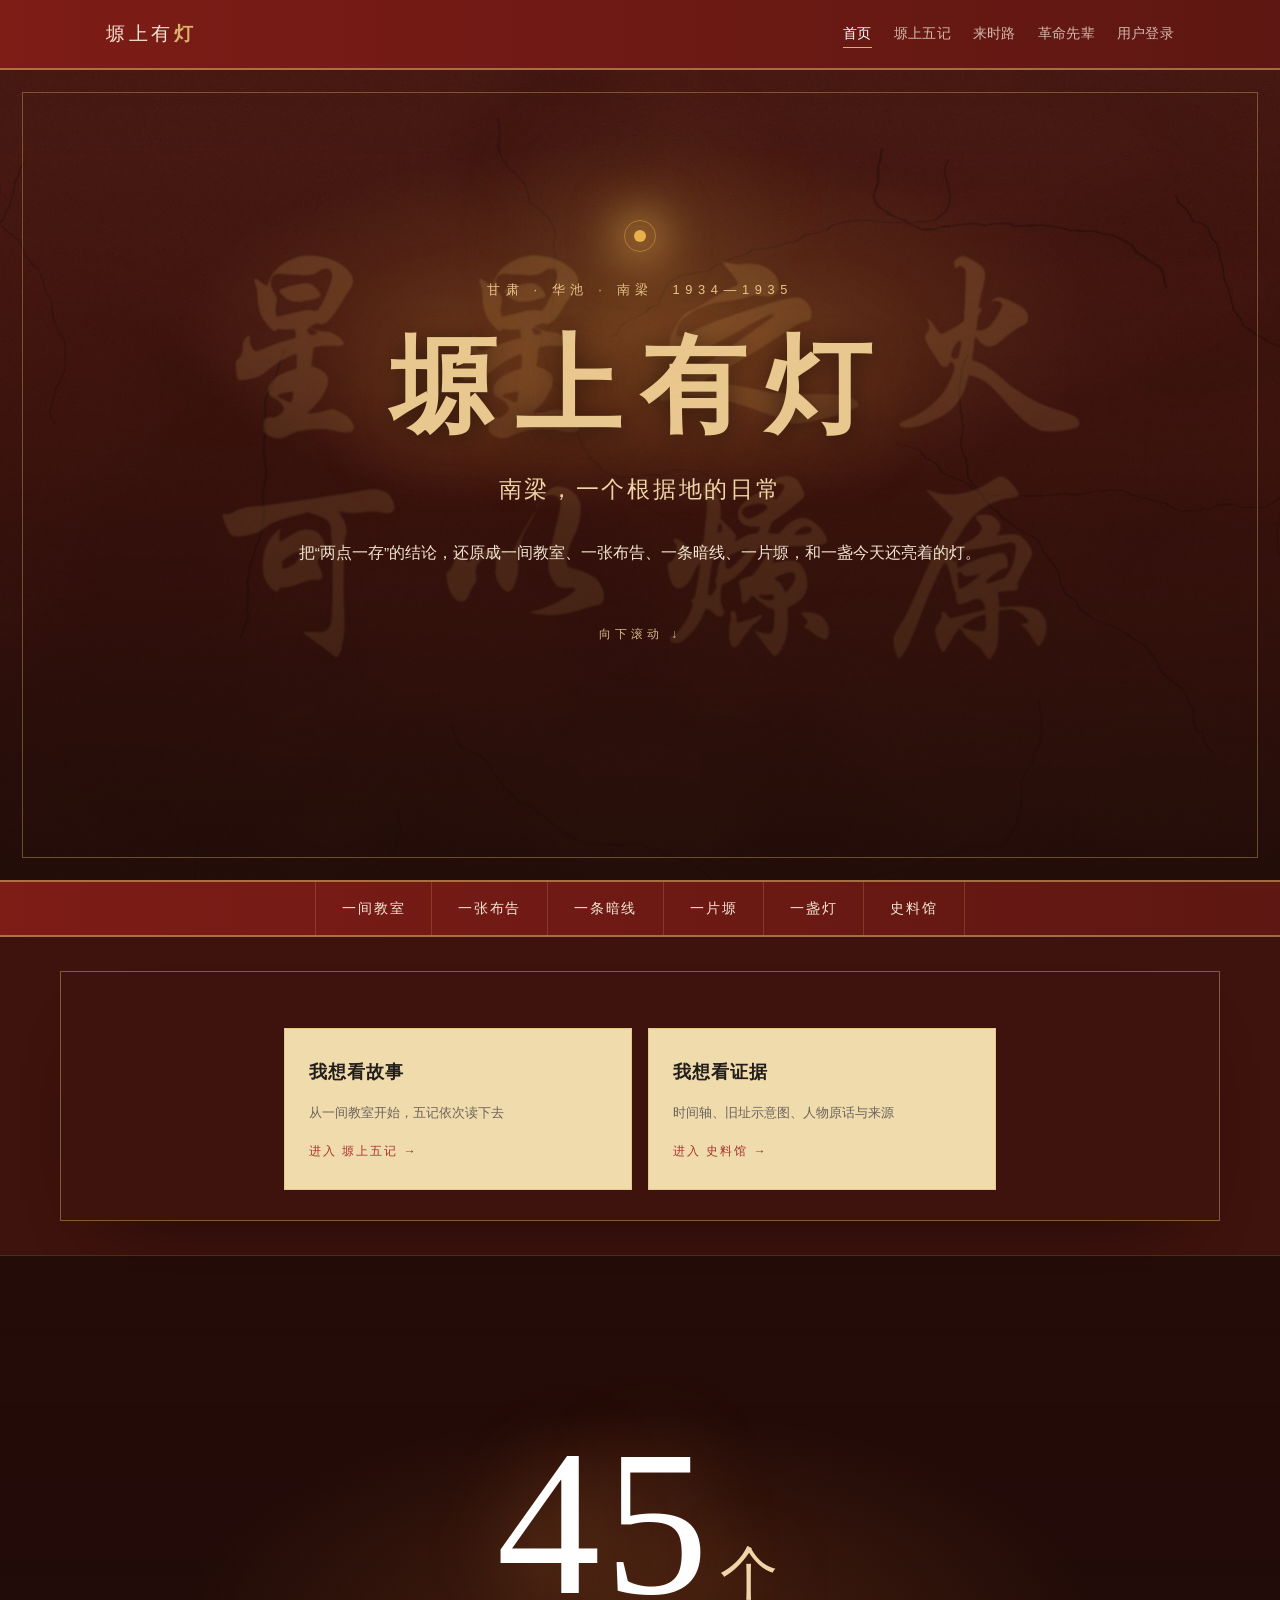
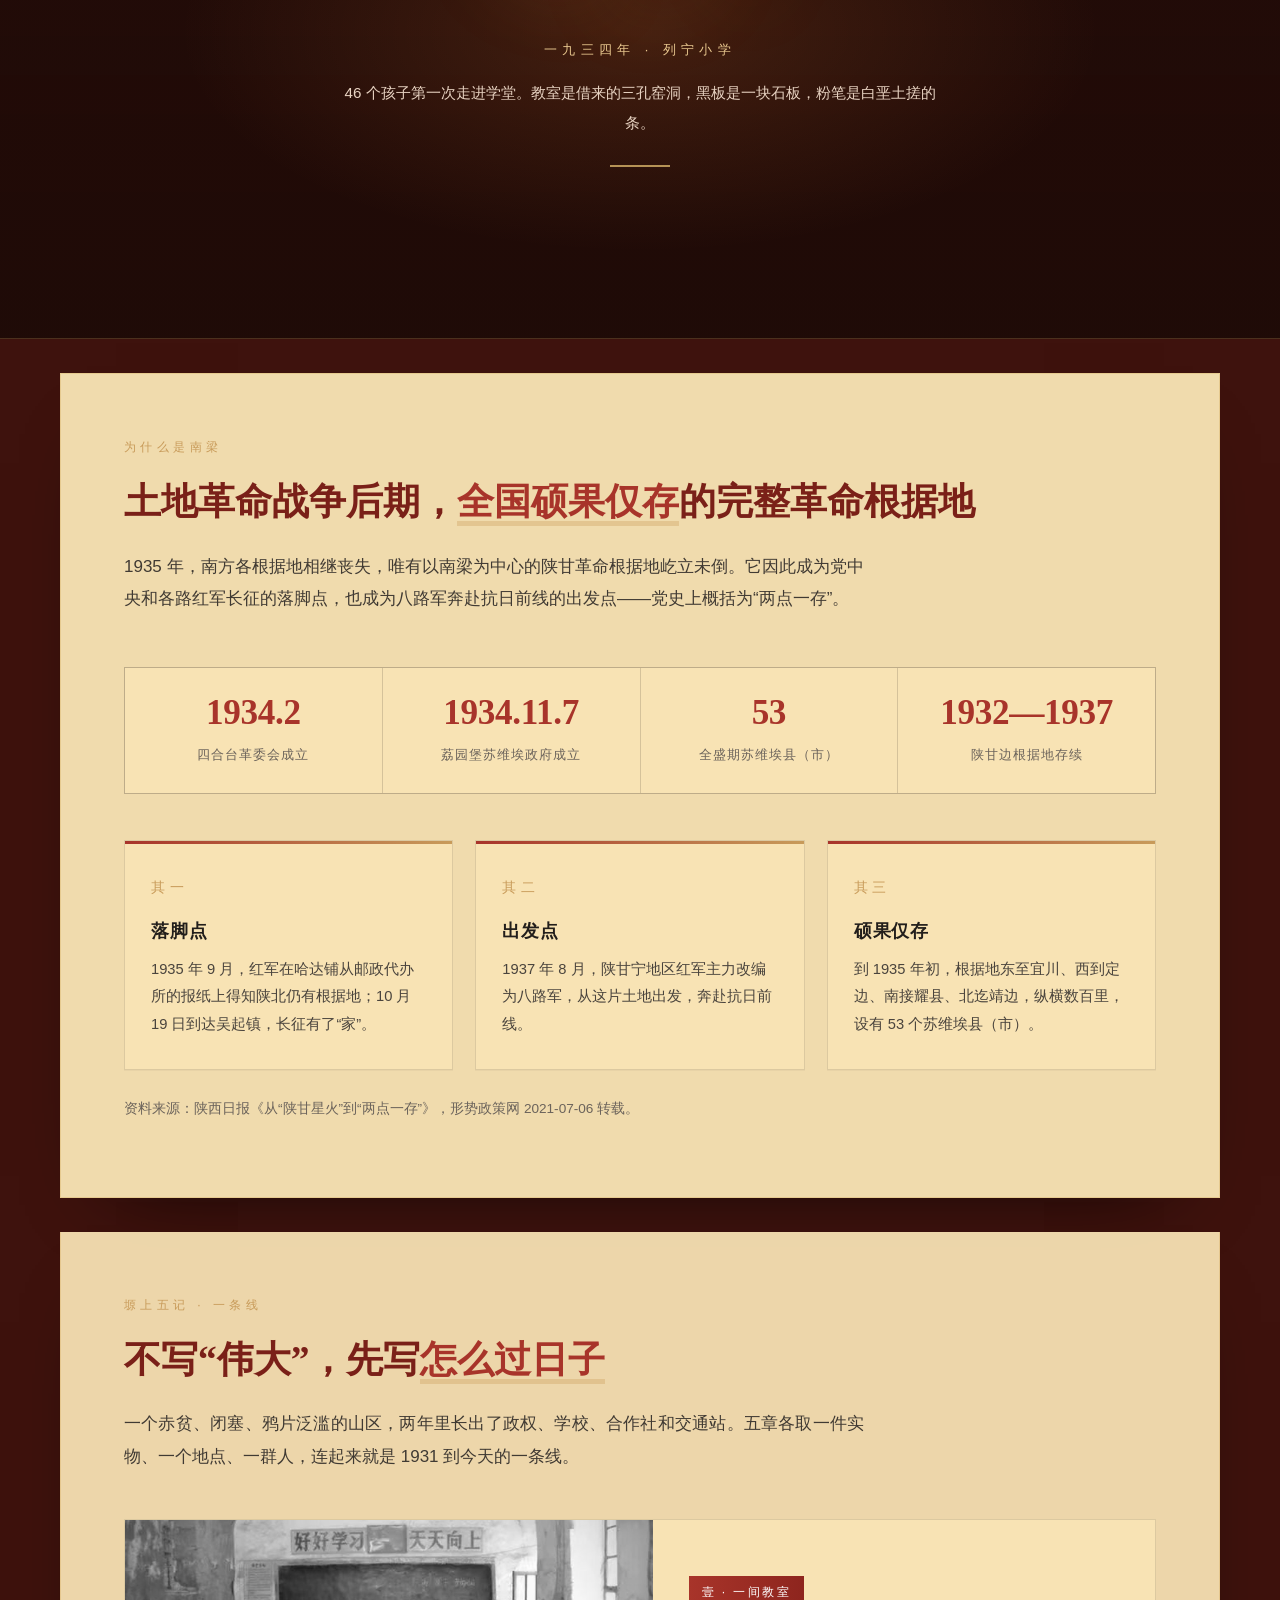
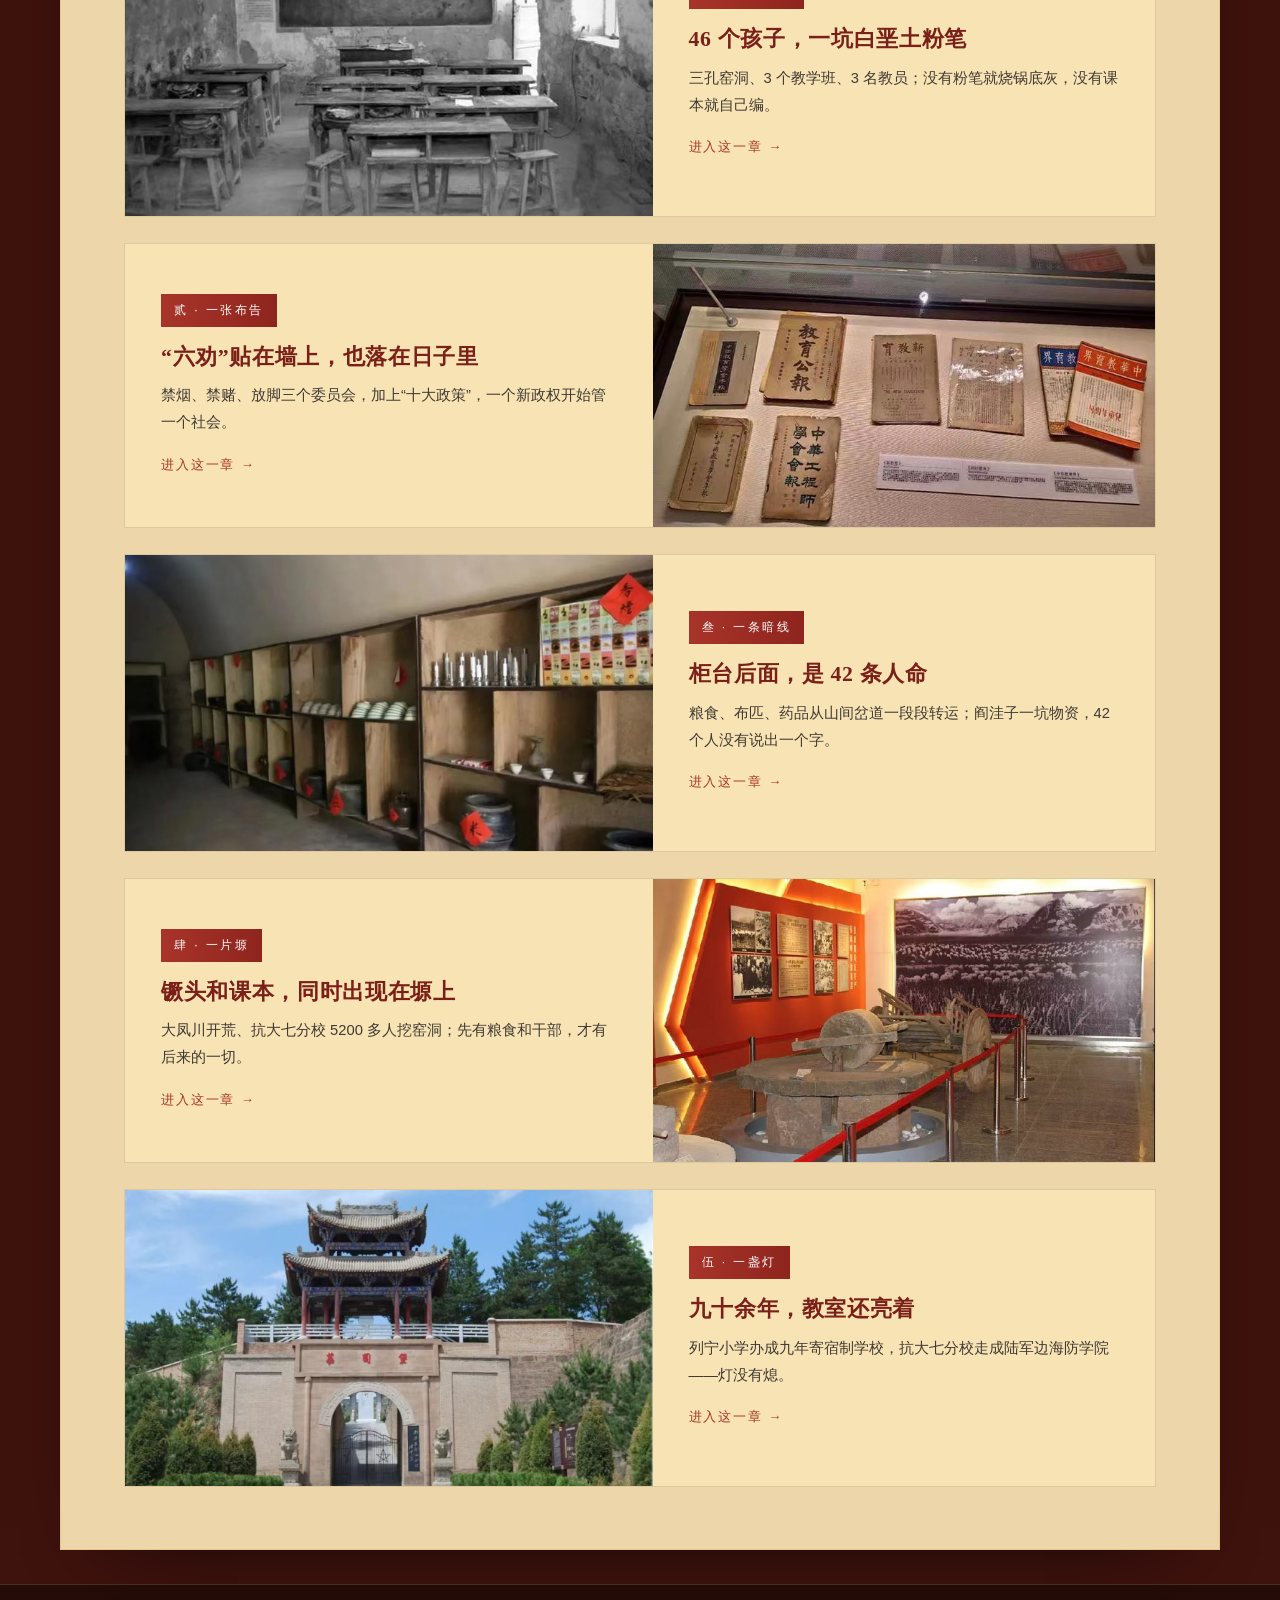
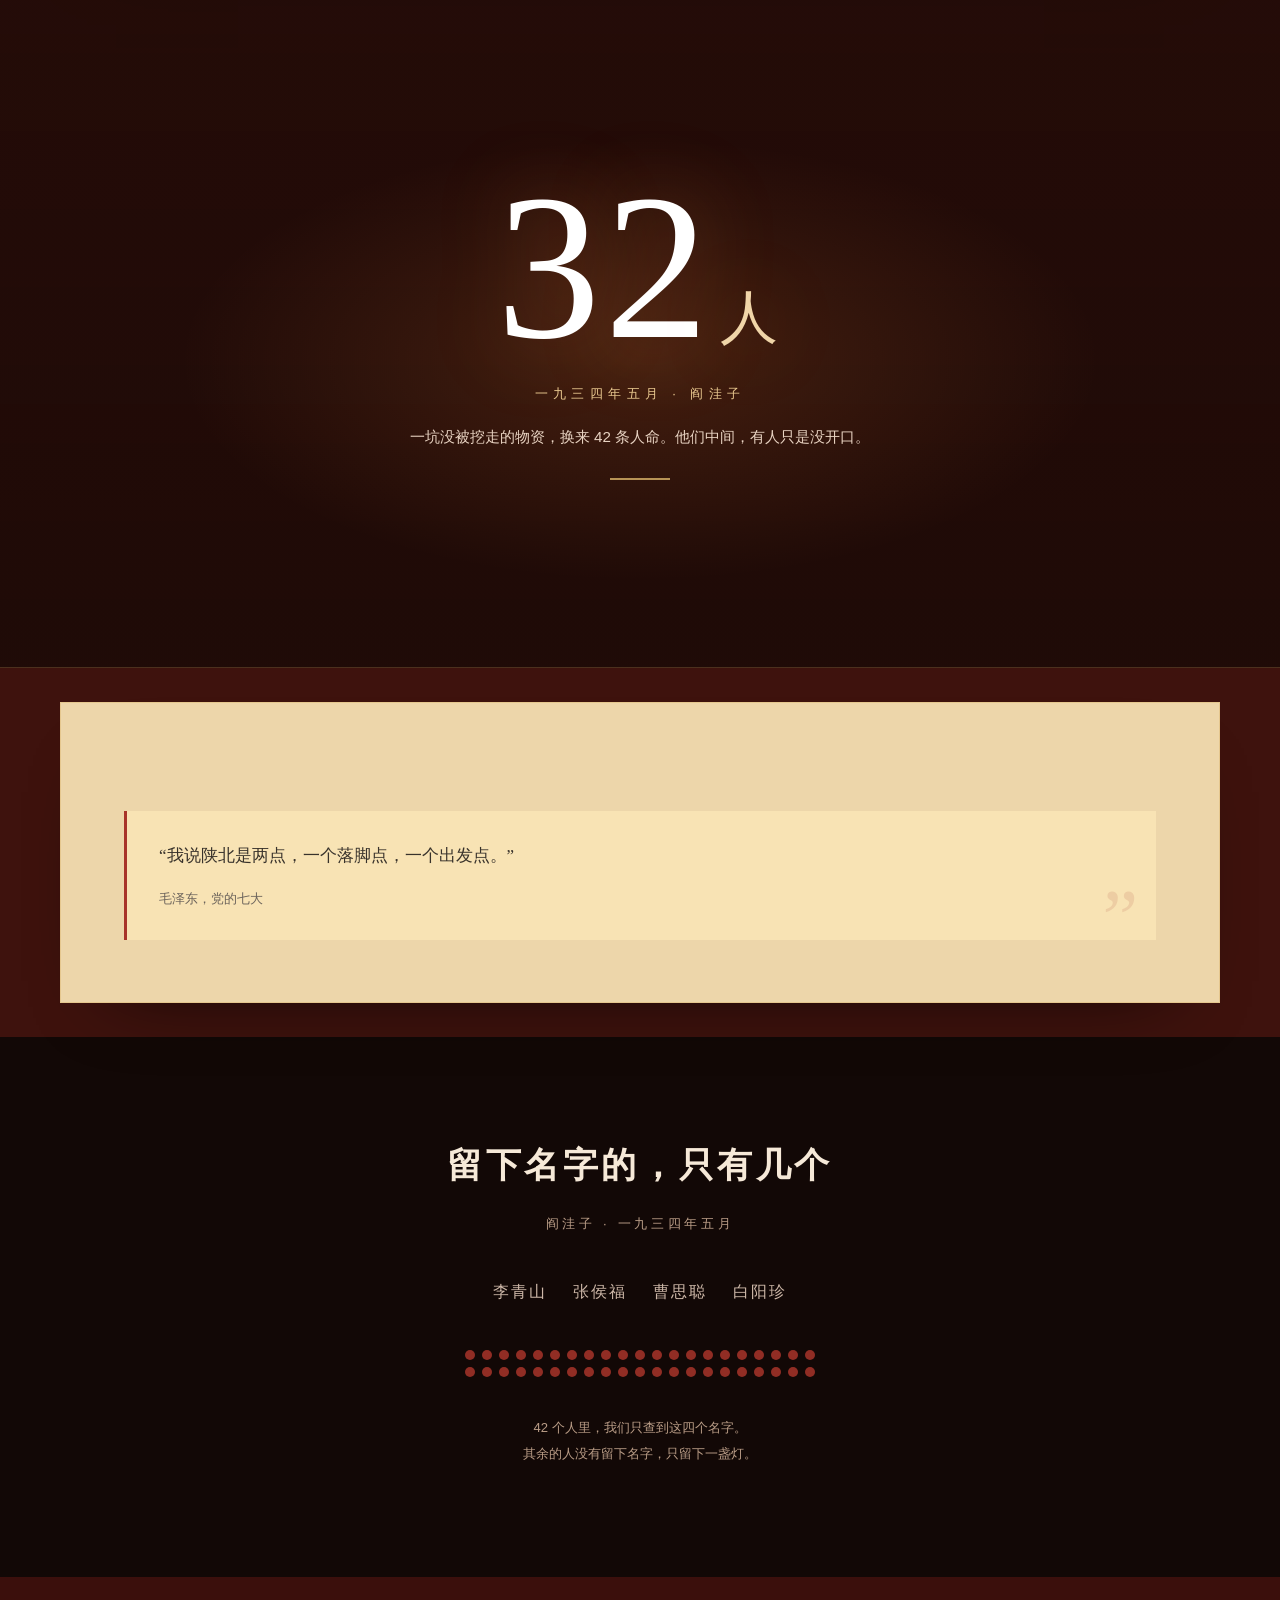
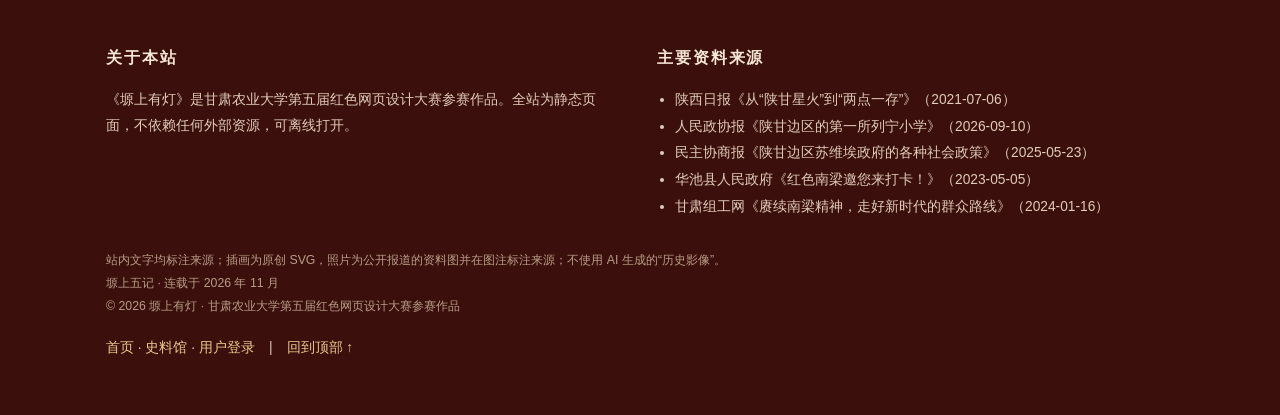
<file: index.html>
<!DOCTYPE html>
<html lang="zh-CN">
<head>
<meta charset="utf-8">
<meta name="viewport" content="width=device-width,initial-scale=1">
<title>塬上有灯 · 塬上有灯</title>
<meta name="description" content="南梁，一个根据地的日常（1934—1935）">
<link rel="icon" href="data:image/svg+xml,%3Csvg xmlns='http://www.w3.org/2000/svg' viewBox='0 0 64 64'%3E%3Crect width='64' height='64' fill='%23221E1B'/%3E%3Ccircle cx='32' cy='30' r='12' fill='%23E8B04B'/%3E%3C/svg%3E">
<link rel="stylesheet" href="./css/style.css">
<script>document.documentElement.className+=' js';</script>
</head>
<body class="page-home">
<a class="skip" href="#main">跳到正文</a>
<div class="progress" id="progress"></div>
<header class="site-head">
  <div class="wrap">
    <a class="brand" href="./index.html">塬上有<b>灯</b></a>
    <div class="head-right">
      <nav class="nav" aria-label="主导航">
        <a href="./index.html" aria-current="page">首页</a>
      <a href="./index.html#chapters">塬上五记</a>
      <a href="./timeline.html">来时路</a>
      <a href="./people.html">革命先辈</a>
      <a href="./about.html">用户登录</a>
      </nav>
    </div>
  </div>
</header>
<main id="main">

<div class="hero">
  <div class="hero-inner">
    <div class="lamp" aria-hidden="true"></div>
    <p class="kicker">甘肃 · 华池 · 南梁　1934—1935</p>
    <h1 id="heroTitle" data-text="塬上有灯">塬上有灯</h1>
    <p class="sub">南梁，一个根据地的日常</p>
    <p class="lead">把“两点一存”的结论，还原成一间教室、一张布告、一条暗线、一片塬，和一盏今天还亮着的灯。</p>
    <p class="cue"><span>向下滚动 ↓</span></p>
  </div>
</div>
<nav class="modbar" aria-label="模块导航">
  <div class="wrap">
    <a href="./pages/school.html">一间教室</a>
    <a href="./pages/government.html">一张布告</a>
    <a href="./pages/route.html">一条暗线</a>
    <a href="./pages/land.html">一片塬</a>
    <a href="./pages/today.html">一盏灯</a>
    <a href="./archive.html">史料馆</a>
  </div>
</nav>

<section class="block" style="padding:56px 0 30px;background:transparent">
  <div class="paths reveal">
    <a class="path" href="#chapters"><b>我想看故事</b><span>从一间教室开始，五记依次读下去</span><em>进入 塬上五记 →</em></a>
    <a class="path" href="./archive.html"><b>我想看证据</b><span>时间轴、旧址示意图、人物原话与来源</span><em>进入 史料馆 →</em></a>
  </div>
</section>

<section class="inter">
  <div>
    <div class="big"><span data-count="46">0</span><span class="unit">个</span></div>
    <p class="cap">一九三四年 · 列宁小学</p>
    <p class="txt">46 个孩子第一次走进学堂。教室是借来的三孔窑洞，黑板是一块石板，粉笔是白垩土搓的条。</p>
    <div class="rule"></div>
  </div>
</section>

<section class="block">
  <div class="wrap">
    <p class="eyebrow">为什么是南梁</p>
    <h2 class="sec">土地革命战争后期，<em>全国硕果仅存</em>的完整革命根据地</h2>
    <p class="lead-2">1935 年，南方各根据地相继丧失，唯有以南梁为中心的陕甘革命根据地屹立未倒。它因此成为党中央和各路红军长征的落脚点，也成为八路军奔赴抗日前线的出发点——党史上概括为“两点一存”。</p>
    <div class="stats reveal">
<div class="stat"><b>1934.2</b><span>四合台革委会成立</span></div>
<div class="stat"><b>1934.11.7</b><span>荔园堡苏维埃政府成立</span></div>
<div class="stat"><b>53</b><span>全盛期苏维埃县（市）</span></div>
<div class="stat"><b>1932—1937</b><span>陕甘边根据地存续</span></div>
</div>
    <div class="cards3 reveal">
      <div class="card"><span class="num">其一</span><h3>落脚点</h3><p>1935 年 9 月，红军在哈达铺从邮政代办所的报纸上得知陕北仍有根据地；10 月 19 日到达吴起镇，长征有了“家”。</p></div>
      <div class="card"><span class="num">其二</span><h3>出发点</h3><p>1937 年 8 月，陕甘宁地区红军主力改编为八路军，从这片土地出发，奔赴抗日前线。</p></div>
      <div class="card"><span class="num">其三</span><h3>硕果仅存</h3><p>到 1935 年初，根据地东至宜川、西到定边、南接耀县、北迄靖边，纵横数百里，设有 53 个苏维埃县（市）。</p></div>
    </div>
    <p class="small" style="margin-top:26px">资料来源：陕西日报《从“陕甘星火”到“两点一存”》，形势政策网 2021-07-06 转载。</p>
  </div>
</section>

<section class="block tint" id="chapters">
  <div class="wrap">
    <p class="eyebrow">塬上五记 · 一条线</p>
    <h2 class="sec">不写“伟大”，先写<em>怎么过日子</em></h2>
    <p class="lead-2">一个赤贫、闭塞、鸦片泛滥的山区，两年里长出了政权、学校、合作社和交通站。五章各取一件实物、一个地点、一群人，连起来就是 1931 到今天的一条线。</p>
    <div class="figrows">
      <a class="figrow reveal" href="./pages/school.html">
        <div class="pic"><img src="./images/photo-school.jpg" alt="窑洞教室（资料图）" loading="lazy"></div>
        <div class="txt"><span class="bar">壹 · 一间教室</span><h3>46 个孩子，一坑白垩土粉笔</h3><p>三孔窑洞、3 个教学班、3 名教员；没有粉笔就烧锅底灰，没有课本就自己编。</p><span class="go">进入这一章 →</span></div>
      </a>
      <a class="figrow rev reveal" href="./pages/government.html">
        <div class="pic"><img src="./images/photo-government.jpg" alt="近代报刊与文献展柜（资料图）" loading="lazy"></div>
        <div class="txt"><span class="bar">贰 · 一张布告</span><h3>“六劝”贴在墙上，也落在日子里</h3><p>禁烟、禁赌、放脚三个委员会，加上“十大政策”，一个新政权开始管一个社会。</p><span class="go">进入这一章 →</span></div>
      </a>
      <a class="figrow reveal" href="./pages/route.html">
        <div class="pic"><img src="./images/photo-route.jpg" alt="师家商铺内景（资料图）" loading="lazy"></div>
        <div class="txt"><span class="bar">叁 · 一条暗线</span><h3>柜台后面，是 42 条人命</h3><p>粮食、布匹、药品从山间岔道一段段转运；阎洼子一坑物资，42 个人没有说出一个字。</p><span class="go">进入这一章 →</span></div>
      </a>
      <a class="figrow rev reveal" href="./pages/land.html">
        <div class="pic"><img src="./images/photo-land.jpg" alt="生产工具展陈（资料图）" loading="lazy"></div>
        <div class="txt"><span class="bar">肆 · 一片塬</span><h3>镢头和课本，同时出现在塬上</h3><p>大凤川开荒、抗大七分校 5200 多人挖窑洞；先有粮食和干部，才有后来的一切。</p><span class="go">进入这一章 →</span></div>
      </a>
      <a class="figrow reveal" href="./pages/today.html">
        <div class="pic"><img src="./images/photo-today.jpg" alt="荔园堡城门（资料图）" loading="lazy"></div>
        <div class="txt"><span class="bar">伍 · 一盏灯</span><h3>九十余年，教室还亮着</h3><p>列宁小学办成九年寄宿制学校，抗大七分校走成陆军边海防学院——灯没有熄。</p><span class="go">进入这一章 →</span></div>
      </a>
    </div>
  </div>
</section>

<section class="inter">
  <div>
    <div class="big"><span data-count="42">0</span><span class="unit">人</span></div>
    <p class="cap">一九三四年五月 · 阎洼子</p>
    <p class="txt">一坑没被挖走的物资，换来 42 条人命。他们中间，有人只是没开口。</p>
    <div class="rule"></div>
  </div>
</section>



<section class="block tint">
  <div class="wrap">
    <blockquote class="reveal">“我说陕北是两点，一个落脚点，一个出发点。”<cite>毛泽东，党的七大</cite></blockquote>
  </div>
</section>

<section class="wall">
  <h2>留下名字的，只有几个</h2>
  <p class="sub">阎洼子 · 一九三四年五月</p>
  <div class="names"><span>李青山</span><span>张侯福</span><span>曹思聪</span><span>白阳珍</span></div>
  <div class="dots"><i></i><i></i><i></i><i></i><i></i><i></i><i></i><i></i><i></i><i></i><i></i><i></i><i></i><i></i><i></i><i></i><i></i><i></i><i></i><i></i><i></i><i></i><i></i><i></i><i></i><i></i><i></i><i></i><i></i><i></i><i></i><i></i><i></i><i></i><i></i><i></i><i></i><i></i><i></i><i></i><i></i><i></i></div>
  <p class="foot">42 个人里，我们只查到这四个名字。<br>其余的人没有留下名字，只留下一盏灯。</p>
</section>

</main>
<footer class="site-foot">
  <div class="wrap">
    <div class="row">
      <div>
        <h3>关于本站</h3>
        <p>《塬上有灯》是甘肃农业大学第五届红色网页设计大赛参赛作品。全站为静态页面，不依赖任何外部资源，可离线打开。</p>
      </div>
      <div>
        <h3>主要资料来源</h3>
        <ul>
          <li>陕西日报《从“陕甘星火”到“两点一存”》（2021-07-06）</li>
          <li>人民政协报《陕甘边区的第一所列宁小学》（2026-09-10）</li>
          <li>民主协商报《陕甘边区苏维埃政府的各种社会政策》（2025-05-23）</li>
          <li>华池县人民政府《红色南梁邀您来打卡！》（2023-05-05）</li>
          <li>甘肃组工网《赓续南梁精神，走好新时代的群众路线》（2024-01-16）</li>
        </ul>
      </div>
    </div>
    <p class="fine">站内文字均标注来源；插画为原创 SVG，照片为公开报道的资料图并在图注标注来源；不使用 AI 生成的“历史影像”。<br>
    塬上五记 · 连载于 2026 年 11 月<br>
    © 2026 塬上有灯 · 甘肃农业大学第五届红色网页设计大赛参赛作品</p>
    <p class="top"><a href="./index.html">首页</a> · <a href="./archive.html">史料馆</a> · <a href="./about.html">用户登录</a>　|　<a href="#main">回到顶部 ↑</a></p>
  </div>
</footer>
<div class="modal" id="loginModal" hidden>
  <div class="modal-card" role="dialog" aria-modal="true" aria-labelledby="loginTitle">
    <button class="modal-x" id="loginClose" type="button" aria-label="关闭">×</button>
    <p class="eyebrow">访客登录</p>
    <h2 id="loginTitle">登录后可以留言</h2>
    <p class="small" id="loginHint">演示模式：昵称只保存在本机浏览器，不会上传服务器。</p>
    <form id="loginForm" class="login-form">
      <label>昵称<input name="name" required maxlength="12" placeholder="如：南梁访客" autocomplete="nickname"></label>
      <label>邮箱（选填）<input name="email" type="email" placeholder="不会公开" autocomplete="email"></label>
      <button class="btn primary" type="submit">登录</button>
    </form>
    <div id="loginDone" hidden>
      <p class="small" id="loginWho"></p>
      <button class="btn" id="logoutBtn" type="button">退出登录</button>
    </div>
  </div>
</div>
<a class="totop" id="totop" href="#main" aria-label="回到顶部">↑</a>
<script src="./js/main.js"></script>
</body>
</html>
</file>
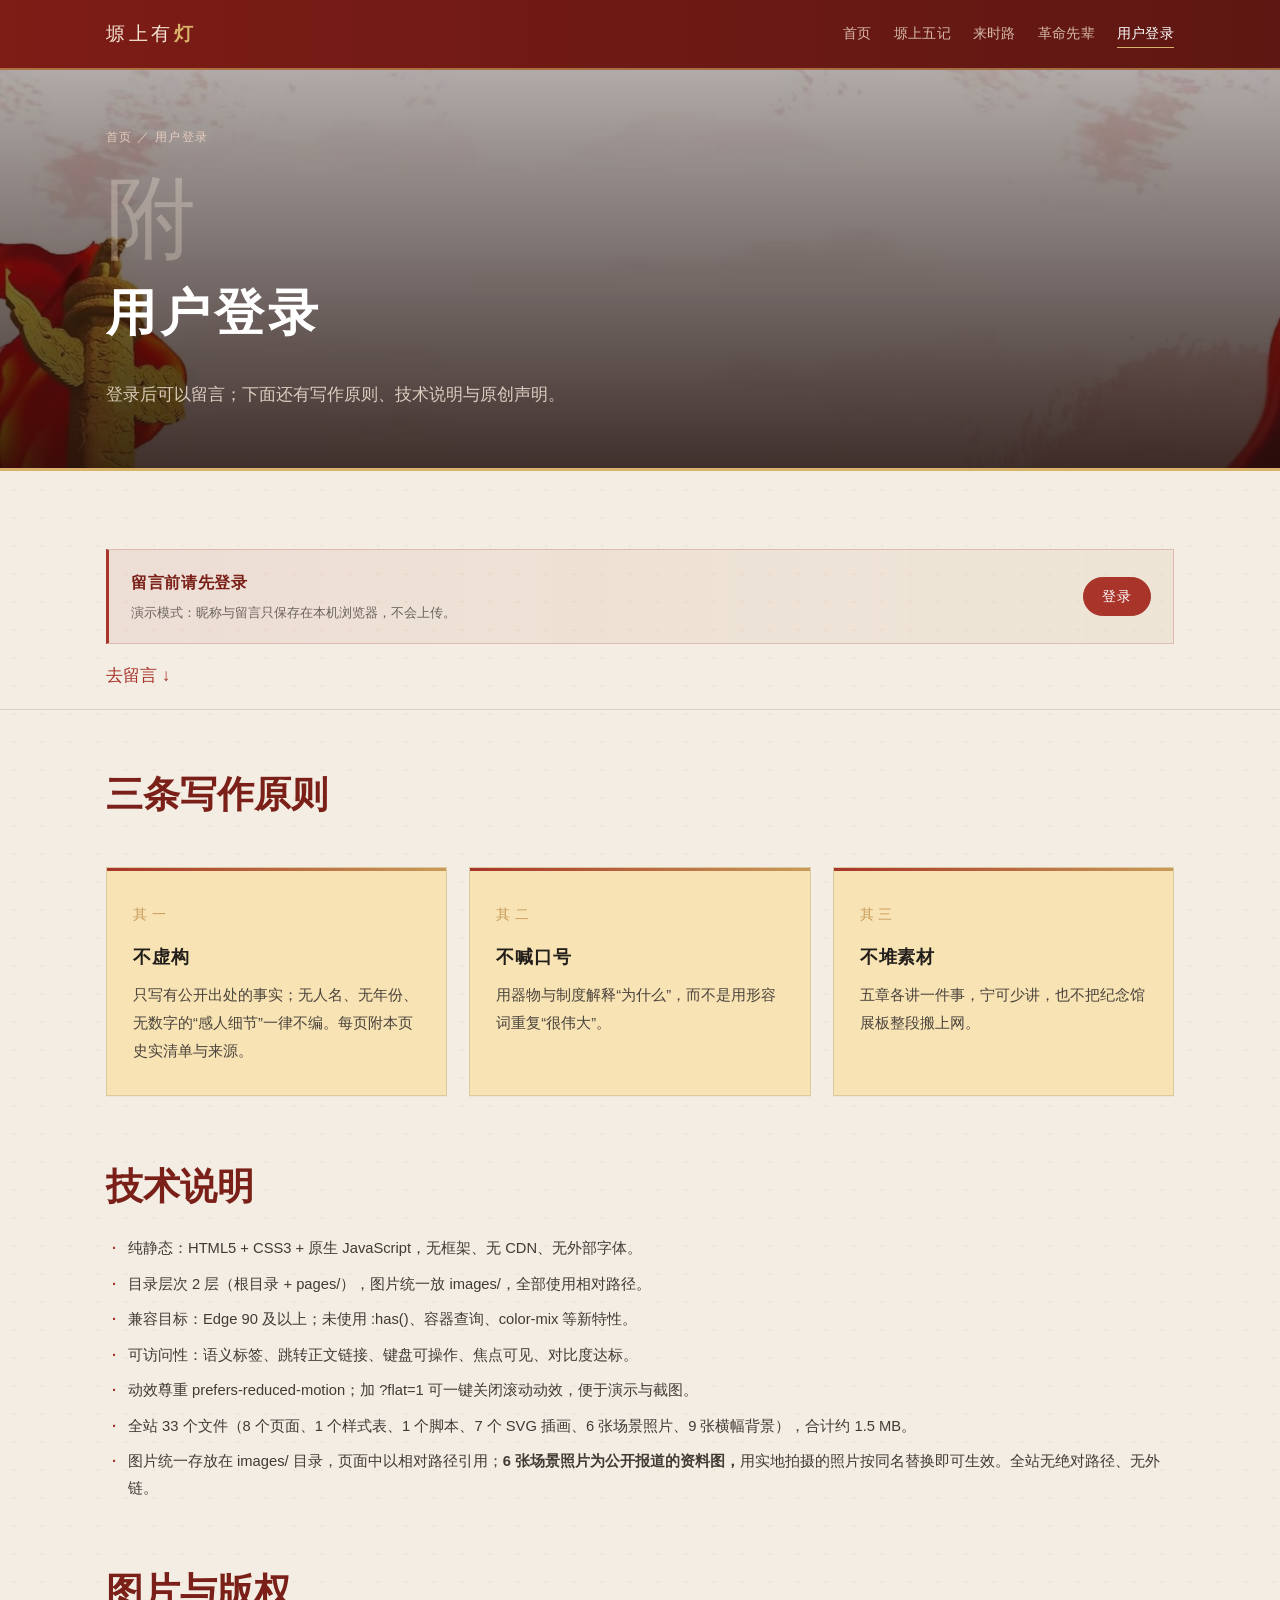
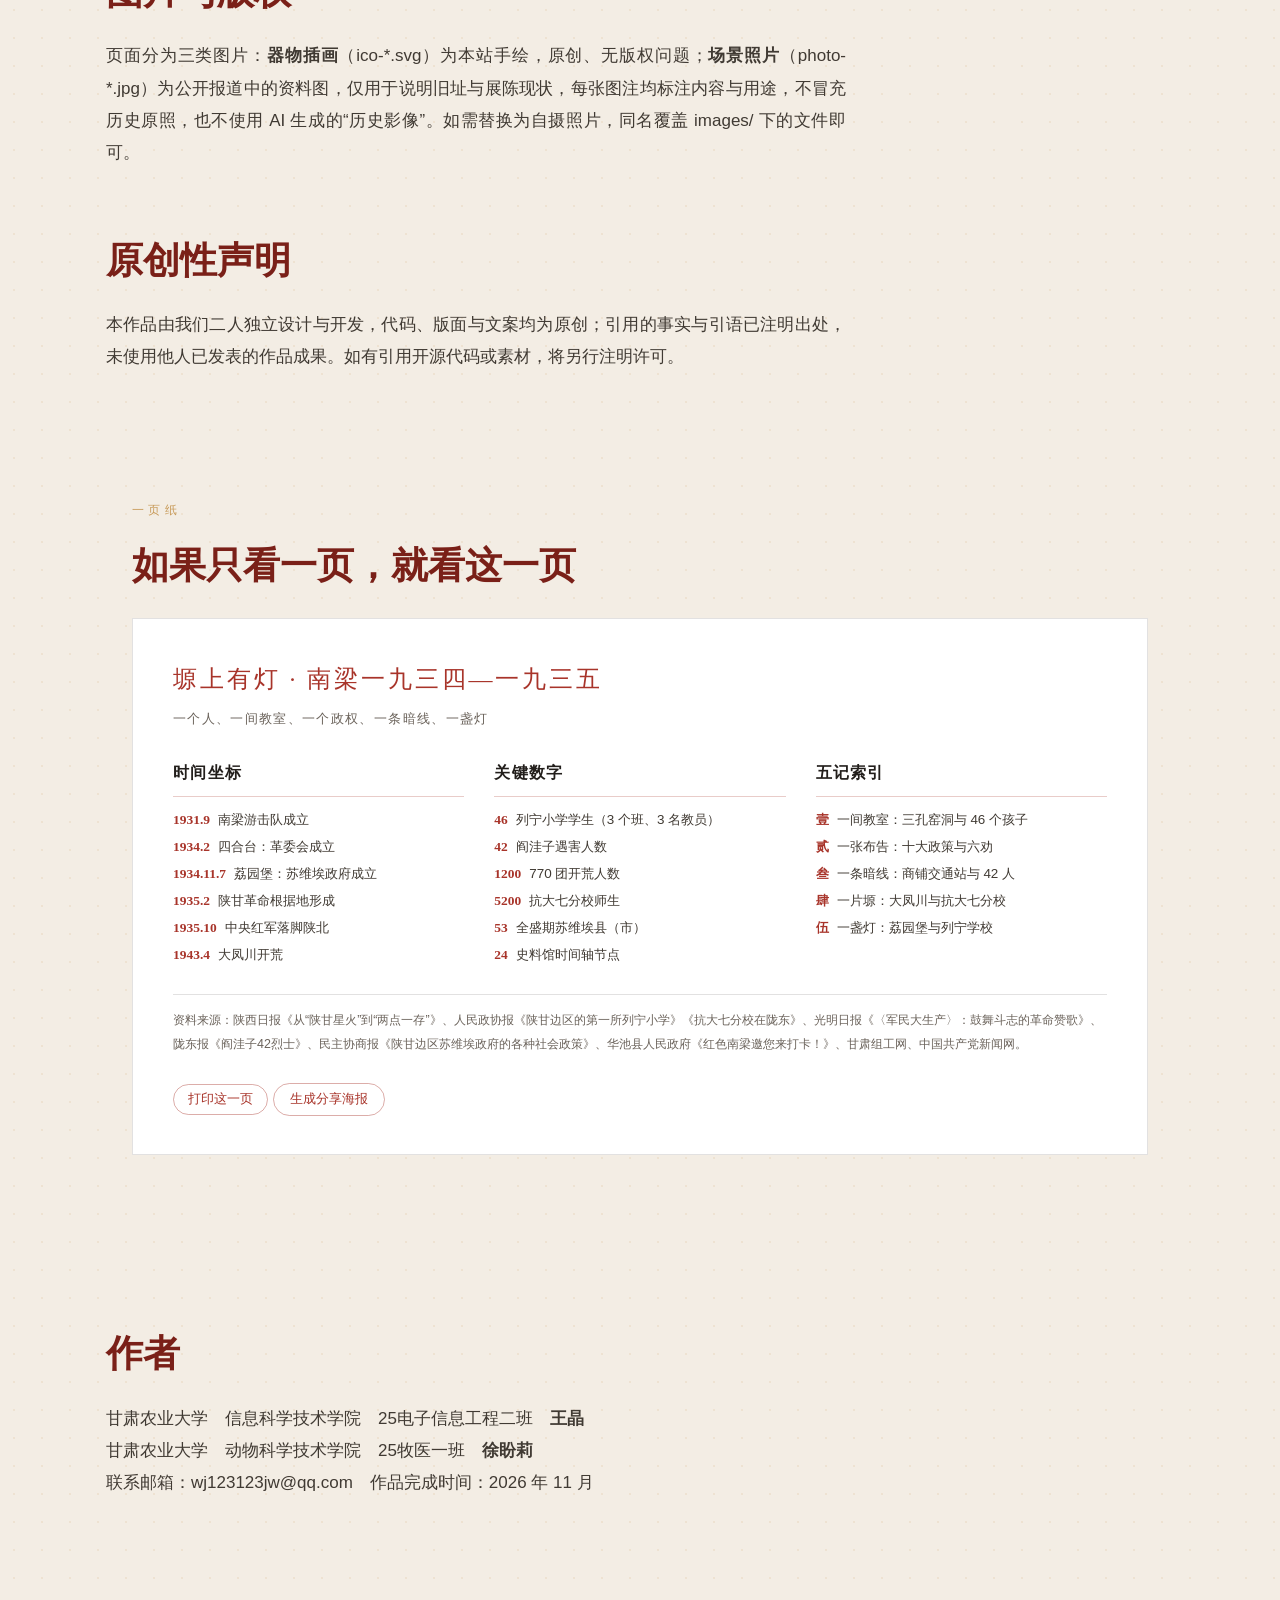
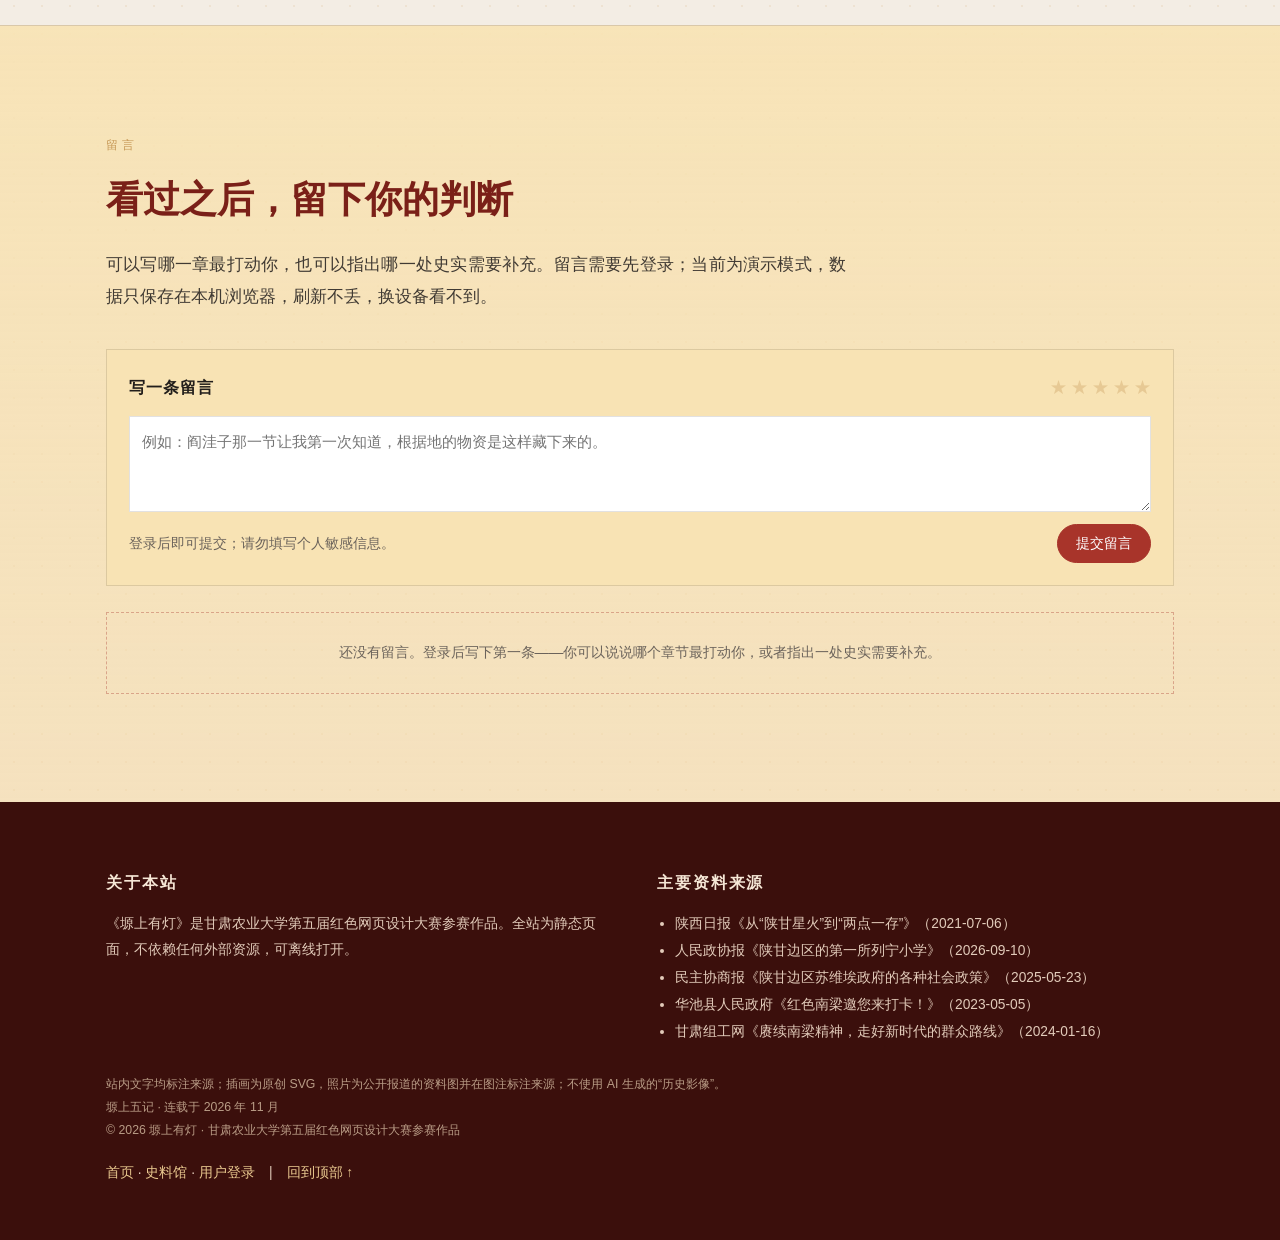
<file: about.html>
<!DOCTYPE html>
<html lang="zh-CN">
<head>
<meta charset="utf-8">
<meta name="viewport" content="width=device-width,initial-scale=1">
<title>用户登录 · 塬上有灯</title>
<meta name="description" content="南梁，一个根据地的日常（1934—1935）">
<link rel="icon" href="data:image/svg+xml,%3Csvg xmlns='http://www.w3.org/2000/svg' viewBox='0 0 64 64'%3E%3Crect width='64' height='64' fill='%23221E1B'/%3E%3Ccircle cx='32' cy='30' r='12' fill='%23E8B04B'/%3E%3C/svg%3E">
<link rel="stylesheet" href="./css/style.css">
<script>document.documentElement.className+=' js';</script>
</head>
<body>
<a class="skip" href="#main">跳到正文</a>
<div class="progress" id="progress"></div>
<header class="site-head">
  <div class="wrap">
    <a class="brand" href="./index.html">塬上有<b>灯</b></a>
    <div class="head-right">
      <nav class="nav" aria-label="主导航">
        <a href="./index.html">首页</a>
      <a href="./index.html#chapters">塬上五记</a>
      <a href="./timeline.html">来时路</a>
      <a href="./people.html">革命先辈</a>
      <a href="./about.html" aria-current="page">用户登录</a>
      </nav>
    </div>
  </div>
</header>
<main id="main">

<div class="banner banner--about">
  <div class="wrap">
    <p class="crumb"><a href="./index.html">首页</a> ／ 用户登录</p>
    <p class="chap-no">附</p>
    <h1>用户登录</h1>
    <p class="q">登录后可以留言；下面还有写作原则、技术说明与原创声明。</p>
  </div>
</div>

<section class="block" style="padding:44px 0 0">
  <div class="wrap">
    <div class="login-card">
      <div>
        <b>留言前请先登录</b>
        <span>演示模式：昵称与留言只保存在本机浏览器，不会上传。</span>
      </div>
      <button class="btn primary login-btn" id="loginBtn" type="button">登录</button>
    </div>
    <p class="small" id="loginWho" style="margin:10px 0 0"></p>
    <p style="margin-top:16px"><a href="#guestbook">去留言 ↓</a></p>
  </div>
</section>

<section class="block" style="padding-top:58px">
  <div class="wrap">
    <h2 class="sec">三条写作原则</h2>
    <div class="cards3 reveal">
      <div class="card"><span class="num">其一</span><h3>不虚构</h3><p>只写有公开出处的事实；无人名、无年份、无数字的“感人细节”一律不编。每页附本页史实清单与来源。</p></div>
      <div class="card"><span class="num">其二</span><h3>不喊口号</h3><p>用器物与制度解释“为什么”，而不是用形容词重复“很伟大”。</p></div>
      <div class="card"><span class="num">其三</span><h3>不堆素材</h3><p>五章各讲一件事，宁可少讲，也不把纪念馆展板整段搬上网。</p></div>
    </div>

    <h2 class="sec" style="margin-top:64px">技术说明</h2>
    <ul class="facts reveal">
      <li>纯静态：HTML5 + CSS3 + 原生 JavaScript，无框架、无 CDN、无外部字体。</li>
      <li>目录层次 2 层（根目录 + pages/），图片统一放 images/，全部使用相对路径。</li>
      <li>兼容目标：Edge 90 及以上；未使用 :has()、容器查询、color-mix 等新特性。</li>
      <li>可访问性：语义标签、跳转正文链接、键盘可操作、焦点可见、对比度达标。</li>
      <li>动效尊重 prefers-reduced-motion；加 ?flat=1 可一键关闭滚动动效，便于演示与截图。</li>
      <li>全站 33 个文件（8 个页面、1 个样式表、1 个脚本、7 个 SVG 插画、6 张场景照片、9 张横幅背景），合计约 1.5 MB。</li>
      <li>图片统一存放在 images/ 目录，页面中以相对路径引用；<strong>6 张场景照片为公开报道的资料图，</strong>用实地拍摄的照片按同名替换即可生效。全站无绝对路径、无外链。</li>
    </ul>

    <h2 class="sec" style="margin-top:64px">图片与版权</h2>
    <p class="lead-2">页面分为三类图片：<strong>器物插画</strong>（ico-*.svg）为本站手绘，原创、无版权问题；<strong>场景照片</strong>（photo-*.jpg）为公开报道中的资料图，仅用于说明旧址与展陈现状，每张图注均标注内容与用途，不冒充历史原照，也不使用 AI 生成的“历史影像”。如需替换为自摄照片，同名覆盖 images/ 下的文件即可。</p>

    <h2 class="sec" style="margin-top:64px">原创性声明</h2>
    <p class="lead-2">本作品由我们二人独立设计与开发，代码、版面与文案均为原创；引用的事实与引语已注明出处，未使用他人已发表的作品成果。如有引用开源代码或素材，将另行注明许可。</p>


<section class="block">
  <div class="wrap">
    <p class="eyebrow">一页纸</p>
    <h2 class="sec">如果只看一页，就看这一页</h2>
    <div class="onepage">
      <p class="op-title">塬上有灯 · 南梁一九三四—一九三五</p>
      <p class="op-sub">一个人、一间教室、一个政权、一条暗线、一盏灯</p>
      <div class="op-grid">
        <div>
          <h4>时间坐标</h4>
          <ul class="op-list">
            <li><b>1931.9</b>南梁游击队成立</li>
            <li><b>1934.2</b>四合台：革委会成立</li>
            <li><b>1934.11.7</b>荔园堡：苏维埃政府成立</li>
            <li><b>1935.2</b>陕甘革命根据地形成</li>
            <li><b>1935.10</b>中央红军落脚陕北</li>
            <li><b>1943.4</b>大凤川开荒</li>
          </ul>
        </div>
        <div>
          <h4>关键数字</h4>
          <ul class="op-list">
            <li><b>46</b>列宁小学学生（3 个班、3 名教员）</li>
            <li><b>42</b>阎洼子遇害人数</li>
            <li><b>1200</b>770 团开荒人数</li>
            <li><b>5200</b>抗大七分校师生</li>
            <li><b>53</b>全盛期苏维埃县（市）</li>
            <li><b>24</b>史料馆时间轴节点</li>
          </ul>
        </div>
        <div>
          <h4>五记索引</h4>
          <ul class="op-list">
            <li><b>壹</b>一间教室：三孔窑洞与 46 个孩子</li>
            <li><b>贰</b>一张布告：十大政策与六劝</li>
            <li><b>叁</b>一条暗线：商铺交通站与 42 人</li>
            <li><b>肆</b>一片塬：大凤川与抗大七分校</li>
            <li><b>伍</b>一盏灯：荔园堡与列宁学校</li>
          </ul>
        </div>
      </div>
      <p class="op-foot">资料来源：陕西日报《从“陕甘星火”到“两点一存”》、人民政协报《陕甘边区的第一所列宁小学》《抗大七分校在陇东》、光明日报《〈军民大生产〉：鼓舞斗志的革命赞歌》、陇东报《阎洼子42烈士》、民主协商报《陕甘边区苏维埃政府的各种社会政策》、华池县人民政府《红色南梁邀您来打卡！》、甘肃组工网、中国共产党新闻网。</p>
      <button class="print-btn" type="button" onclick="window.print()">打印这一页</button>
      <button class="share-btn" id="shareBtn" type="button">生成分享海报</button>
    </div>
  </div>
</section>

    <h2 class="sec" style="margin-top:64px">作者</h2>
    <p class="lead-2">甘肃农业大学　信息科学技术学院　25电子信息工程二班　<strong>王晶</strong><br>
    甘肃农业大学　动物科学技术学院　25牧医一班　<strong>徐盼莉</strong><br>
    联系邮箱：wj123123jw@qq.com　作品完成时间：2026 年 11 月</p>
  </div>
</section>

<section class="block tint" id="guestbook">
  <div class="wrap">
    <p class="eyebrow">留言</p>
    <h2 class="sec">看过之后，留下你的判断</h2>
    <p class="lead-2">可以写哪一章最打动你，也可以指出哪一处史实需要补充。留言需要先登录；当前为演示模式，数据只保存在本机浏览器，刷新不丢，换设备看不到。</p>
    <div class="cmt-wrap">
      <form class="cmt-form" id="commentForm">
        <div class="cmt-row">
          <strong style="font-family:var(--serif);letter-spacing:.06em;font-size:1rem">写一条留言</strong>
          <div class="stars" id="stars" role="group" aria-label="评分（可选）">
            <span role="button" tabindex="0" aria-label="1 星">★</span><span role="button" tabindex="0" aria-label="2 星">★</span><span role="button" tabindex="0" aria-label="3 星">★</span><span role="button" tabindex="0" aria-label="4 星">★</span><span role="button" tabindex="0" aria-label="5 星">★</span>
          </div>
        </div>
        <textarea name="text" maxlength="300" placeholder="例如：阎洼子那一节让我第一次知道，根据地的物资是这样藏下来的。" required></textarea>
        <div class="cmt-row">
          <span class="small">登录后即可提交；请勿填写个人敏感信息。</span>
          <button class="btn primary" type="submit">提交留言</button>
        </div>
      </form>
      <ul class="cmt-list" id="cmtList"></ul>
    </div>
  </div>
</section>
</main>
<footer class="site-foot">
  <div class="wrap">
    <div class="row">
      <div>
        <h3>关于本站</h3>
        <p>《塬上有灯》是甘肃农业大学第五届红色网页设计大赛参赛作品。全站为静态页面，不依赖任何外部资源，可离线打开。</p>
      </div>
      <div>
        <h3>主要资料来源</h3>
        <ul>
          <li>陕西日报《从“陕甘星火”到“两点一存”》（2021-07-06）</li>
          <li>人民政协报《陕甘边区的第一所列宁小学》（2026-09-10）</li>
          <li>民主协商报《陕甘边区苏维埃政府的各种社会政策》（2025-05-23）</li>
          <li>华池县人民政府《红色南梁邀您来打卡！》（2023-05-05）</li>
          <li>甘肃组工网《赓续南梁精神，走好新时代的群众路线》（2024-01-16）</li>
        </ul>
      </div>
    </div>
    <p class="fine">站内文字均标注来源；插画为原创 SVG，照片为公开报道的资料图并在图注标注来源；不使用 AI 生成的“历史影像”。<br>
    塬上五记 · 连载于 2026 年 11 月<br>
    © 2026 塬上有灯 · 甘肃农业大学第五届红色网页设计大赛参赛作品</p>
    <p class="top"><a href="./index.html">首页</a> · <a href="./archive.html">史料馆</a> · <a href="./about.html">用户登录</a>　|　<a href="#main">回到顶部 ↑</a></p>
  </div>
</footer>
<div class="modal" id="loginModal" hidden>
  <div class="modal-card" role="dialog" aria-modal="true" aria-labelledby="loginTitle">
    <button class="modal-x" id="loginClose" type="button" aria-label="关闭">×</button>
    <p class="eyebrow">访客登录</p>
    <h2 id="loginTitle">登录后可以留言</h2>
    <p class="small" id="loginHint">演示模式：昵称只保存在本机浏览器，不会上传服务器。</p>
    <form id="loginForm" class="login-form">
      <label>昵称<input name="name" required maxlength="12" placeholder="如：南梁访客" autocomplete="nickname"></label>
      <label>邮箱（选填）<input name="email" type="email" placeholder="不会公开" autocomplete="email"></label>
      <button class="btn primary" type="submit">登录</button>
    </form>
    <div id="loginDone" hidden>
      <p class="small" id="loginWho"></p>
      <button class="btn" id="logoutBtn" type="button">退出登录</button>
    </div>
  </div>
</div>
<a class="totop" id="totop" href="#main" aria-label="回到顶部">↑</a>
<script src="./js/main.js"></script>
</body>
</html>
</file>
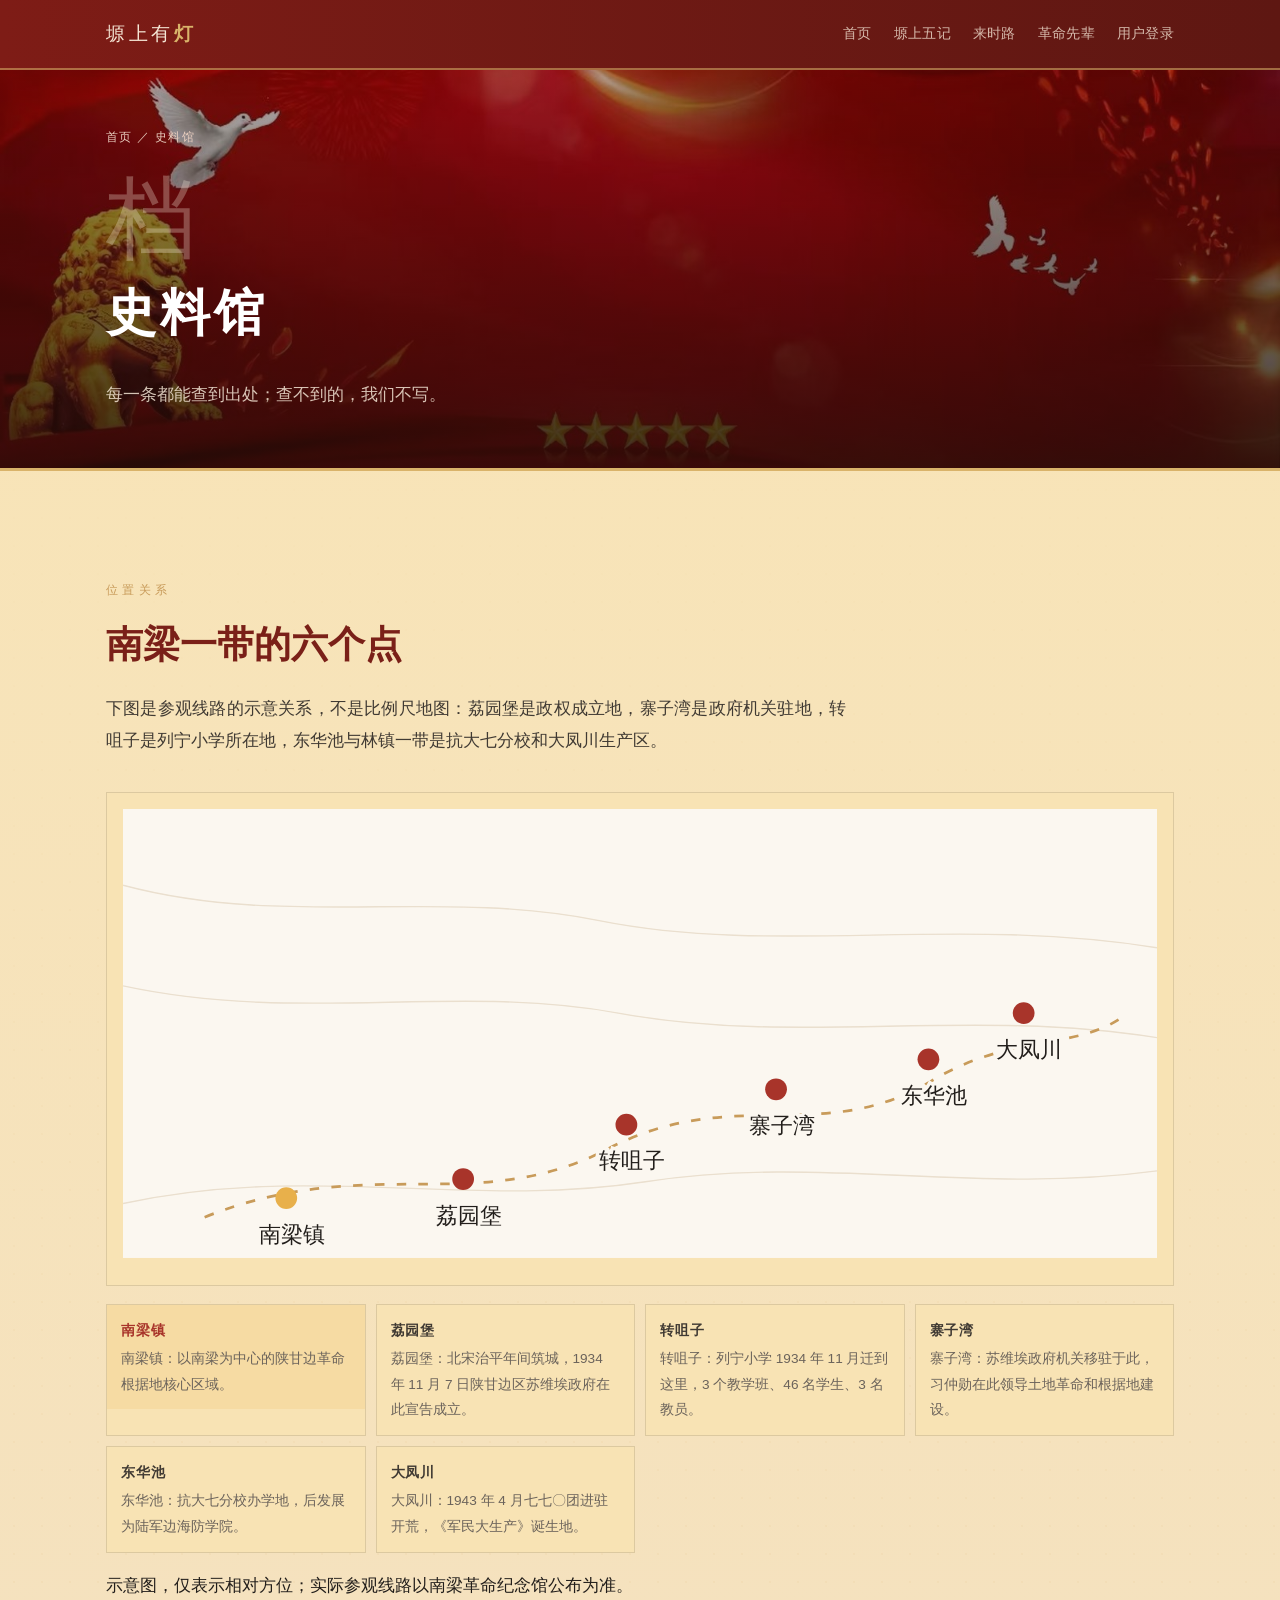
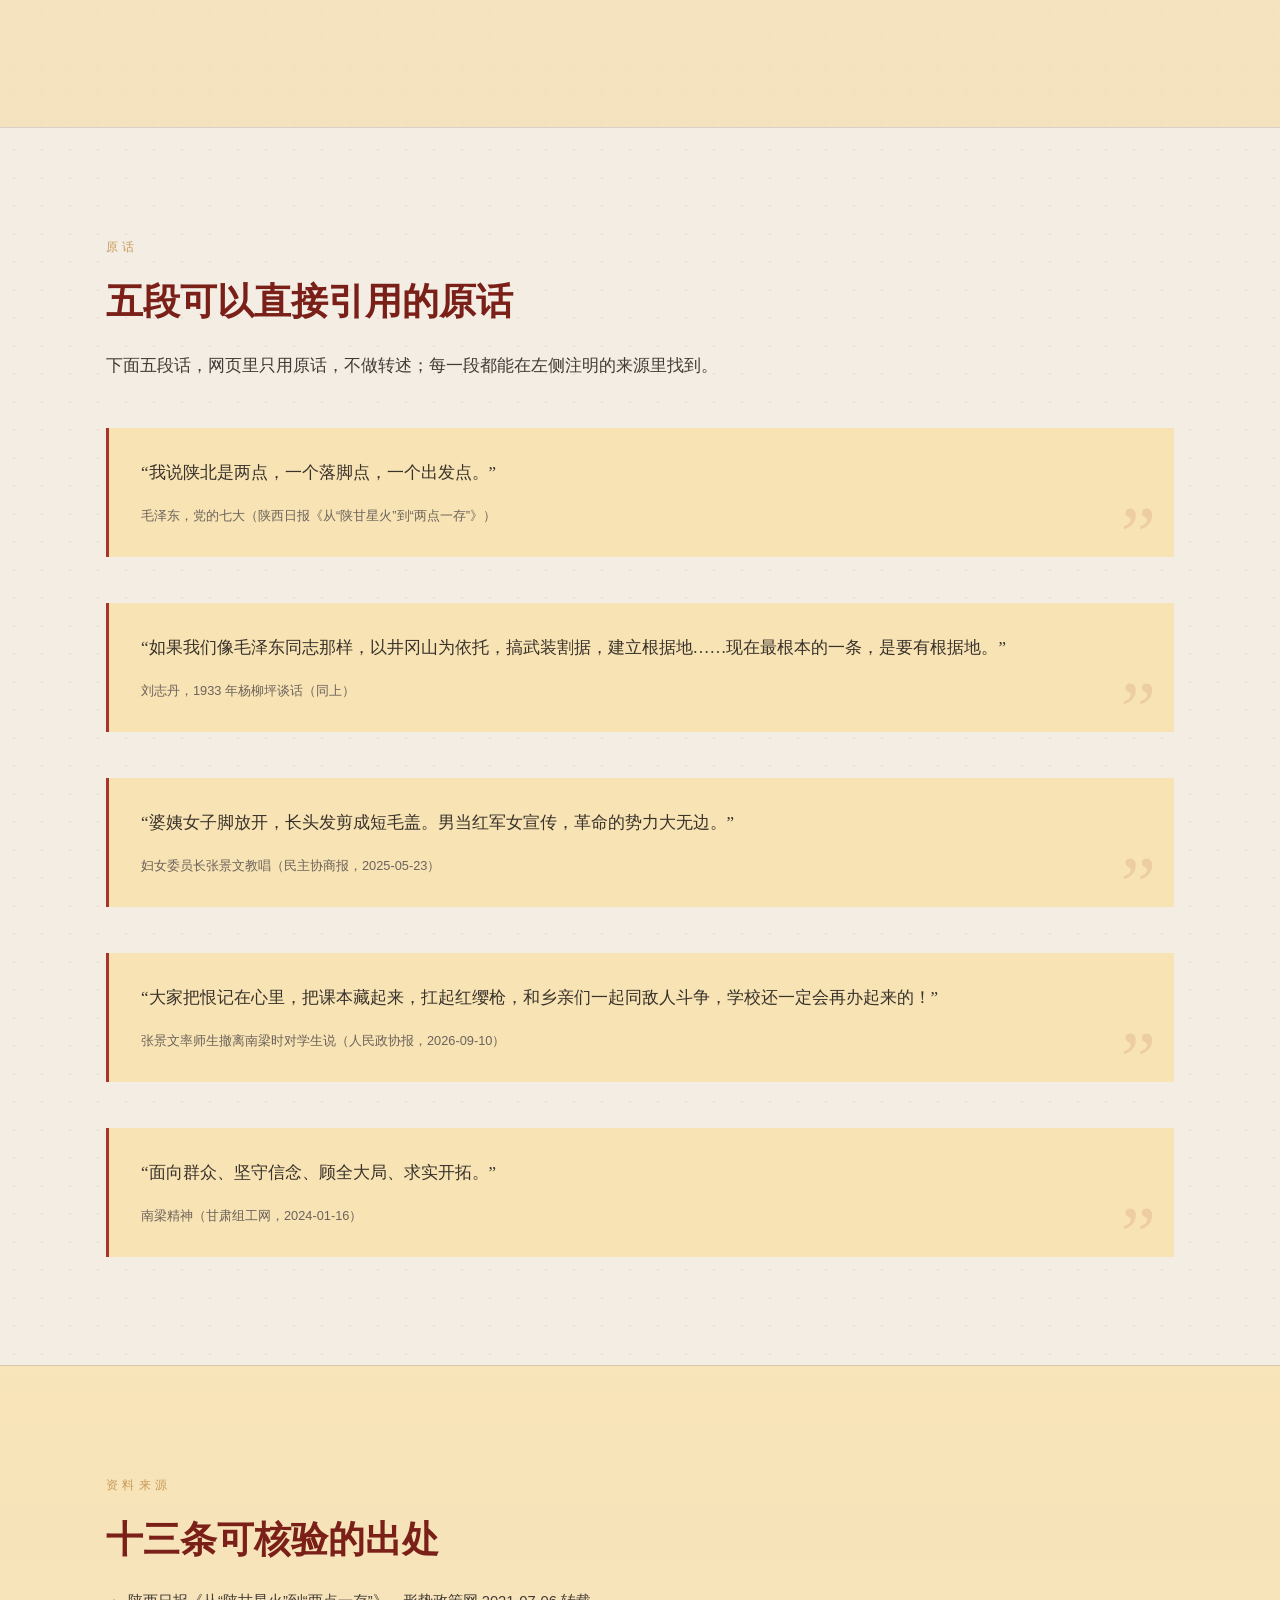
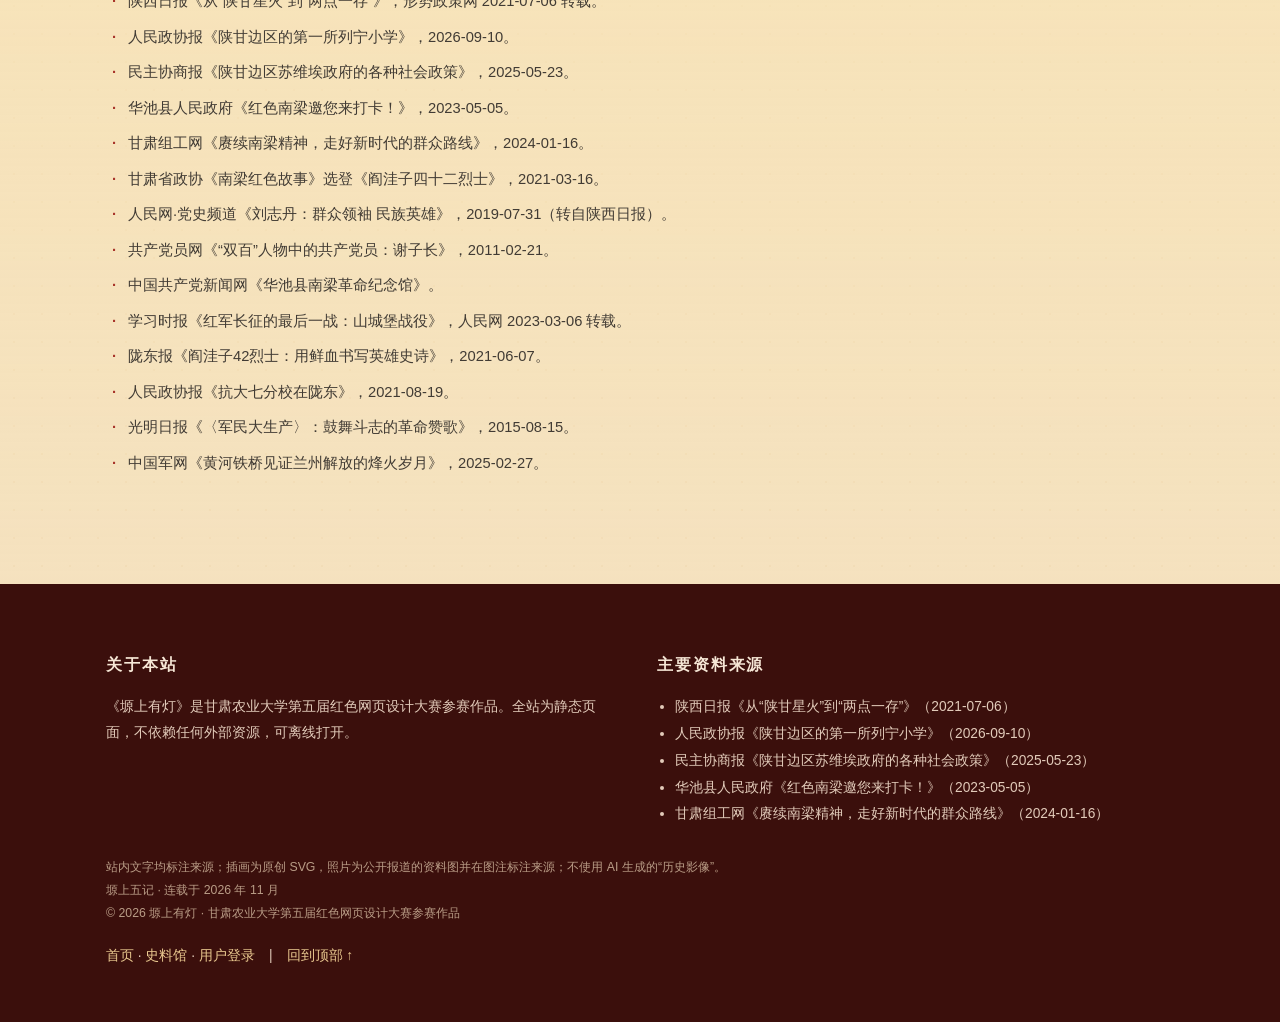
<file: archive.html>
<!DOCTYPE html>
<html lang="zh-CN">
<head>
<meta charset="utf-8">
<meta name="viewport" content="width=device-width,initial-scale=1">
<title>史料馆 · 塬上有灯</title>
<meta name="description" content="南梁，一个根据地的日常（1934—1935）">
<link rel="icon" href="data:image/svg+xml,%3Csvg xmlns='http://www.w3.org/2000/svg' viewBox='0 0 64 64'%3E%3Crect width='64' height='64' fill='%23221E1B'/%3E%3Ccircle cx='32' cy='30' r='12' fill='%23E8B04B'/%3E%3C/svg%3E">
<link rel="stylesheet" href="./css/style.css">
<script>document.documentElement.className+=' js';</script>
</head>
<body>
<a class="skip" href="#main">跳到正文</a>
<div class="progress" id="progress"></div>
<header class="site-head">
  <div class="wrap">
    <a class="brand" href="./index.html">塬上有<b>灯</b></a>
    <div class="head-right">
      <nav class="nav" aria-label="主导航">
        <a href="./index.html">首页</a>
      <a href="./index.html#chapters">塬上五记</a>
      <a href="./timeline.html">来时路</a>
      <a href="./people.html">革命先辈</a>
      <a href="./about.html">用户登录</a>
      </nav>
    </div>
  </div>
</header>
<main id="main">

<div class="banner banner--archive">
  <div class="wrap">
    <p class="crumb"><a href="./index.html">首页</a> ／ 史料馆</p>
    <p class="chap-no">档</p>
    <h1>史料馆</h1>
    <p class="q">每一条都能查到出处；查不到的，我们不写。</p>
  </div>
</div>


<section class="block tint">
  <div class="wrap">
    <p class="eyebrow">位置关系</p>
    <h2 class="sec">南梁一带的六个点</h2>
    <p class="lead-2">下图是参观线路的示意关系，不是比例尺地图：荔园堡是政权成立地，寨子湾是政府机关驻地，转咀子是列宁小学所在地，东华池与林镇一带是抗大七分校和大凤川生产区。</p>
    <div class="mapbox reveal">
      <div class="map">
<svg viewBox="0 0 760 330" width="100%" role="img" aria-label="南梁一带革命旧址示意关系图">
  <rect width="760" height="330" fill="#FBF7F0"/>
  <g stroke="#EADFCE" stroke-width="1" fill="none">
    <path d="M0,56 C120,88 230,58 350,82 C480,108 610,78 760,102"/>
    <path d="M0,130 C130,158 244,128 364,150 C494,174 620,146 760,168"/>
    <path d="M0,290 C140,260 254,294 384,274 C514,254 626,284 760,266"/>
  </g>
  <path d="M60 300 C180 252 260 300 356 250 C448 202 514 248 594 200 C654 164 700 178 736 152"
        fill="none" stroke="#C89B5A" stroke-width="2" stroke-dasharray="7 9"/>
  <g class="hot" data-id="nanliang" tabindex="0" role="button" aria-label="南梁镇"><circle cx="120" cy="286" r="8" fill="#A8342A"/><text x="100" y="318" font-size="16" fill="#221E1B" font-family="Microsoft YaHei" paint-order="stroke" stroke="#FBF7F0" stroke-width="5">南梁镇</text></g><g class="hot" data-id="liyuanbao" tabindex="0" role="button" aria-label="荔园堡"><circle cx="250" cy="272" r="8" fill="#A8342A"/><text x="230" y="304" font-size="16" fill="#221E1B" font-family="Microsoft YaHei" paint-order="stroke" stroke="#FBF7F0" stroke-width="5">荔园堡</text></g><g class="hot" data-id="zhuanzuizi" tabindex="0" role="button" aria-label="转咀子"><circle cx="370" cy="232" r="8" fill="#A8342A"/><text x="350" y="264" font-size="16" fill="#221E1B" font-family="Microsoft YaHei" paint-order="stroke" stroke="#FBF7F0" stroke-width="5">转咀子</text></g><g class="hot" data-id="zhaiziwan" tabindex="0" role="button" aria-label="寨子湾"><circle cx="480" cy="206" r="8" fill="#A8342A"/><text x="460" y="238" font-size="16" fill="#221E1B" font-family="Microsoft YaHei" paint-order="stroke" stroke="#FBF7F0" stroke-width="5">寨子湾</text></g><g class="hot" data-id="donghuachi" tabindex="0" role="button" aria-label="东华池"><circle cx="592" cy="184" r="8" fill="#A8342A"/><text x="572" y="216" font-size="16" fill="#221E1B" font-family="Microsoft YaHei" paint-order="stroke" stroke="#FBF7F0" stroke-width="5">东华池</text></g><g class="hot" data-id="dafengchuan" tabindex="0" role="button" aria-label="大凤川"><circle cx="662" cy="150" r="8" fill="#A8342A"/><text x="642" y="182" font-size="16" fill="#221E1B" font-family="Microsoft YaHei" paint-order="stroke" stroke="#FBF7F0" stroke-width="5">大凤川</text></g>
</svg>
      </div>
      <div>
        <ul class="maplist">
          <li><button type="button" data-id="nanliang"><b>南梁镇</b><br><span class="small" style="display:block;margin-top:2px">南梁镇：以南梁为中心的陕甘边革命根据地核心区域。</span></button></li>
          <li><button type="button" data-id="liyuanbao"><b>荔园堡</b><br><span class="small" style="display:block;margin-top:2px">荔园堡：北宋治平年间筑城，1934 年 11 月 7 日陕甘边区苏维埃政府在此宣告成立。</span></button></li>
          <li><button type="button" data-id="zhuanzuizi"><b>转咀子</b><br><span class="small" style="display:block;margin-top:2px">转咀子：列宁小学 1934 年 11 月迁到这里，3 个教学班、46 名学生、3 名教员。</span></button></li>
          <li><button type="button" data-id="zhaiziwan"><b>寨子湾</b><br><span class="small" style="display:block;margin-top:2px">寨子湾：苏维埃政府机关移驻于此，习仲勋在此领导土地革命和根据地建设。</span></button></li>
          <li><button type="button" data-id="donghuachi"><b>东华池</b><br><span class="small" style="display:block;margin-top:2px">东华池：抗大七分校办学地，后发展为陆军边海防学院。</span></button></li>
          <li><button type="button" data-id="dafengchuan"><b>大凤川</b><br><span class="small" style="display:block;margin-top:2px">大凤川：1943 年 4 月七七〇团进驻开荒，《军民大生产》诞生地。</span></button></li>
        </ul>
        <p class="mapnote">示意图，仅表示相对方位；实际参观线路以南梁革命纪念馆公布为准。</p>
      </div>
    </div>
  </div>
</section>


<section class="block">
  <div class="wrap">
    <p class="eyebrow">原话</p>
    <h2 class="sec">五段可以直接引用的原话</h2>
    <p class="lead-2">下面五段话，网页里只用原话，不做转述；每一段都能在左侧注明的来源里找到。</p>
    <blockquote class="reveal">“我说陕北是两点，一个落脚点，一个出发点。”<cite>毛泽东，党的七大（陕西日报《从“陕甘星火”到“两点一存”》）</cite></blockquote>
    <blockquote class="reveal">“如果我们像毛泽东同志那样，以井冈山为依托，搞武装割据，建立根据地……现在最根本的一条，是要有根据地。”<cite>刘志丹，1933 年杨柳坪谈话（同上）</cite></blockquote>
    <blockquote class="reveal">“婆姨女子脚放开，长头发剪成短毛盖。男当红军女宣传，革命的势力大无边。”<cite>妇女委员长张景文教唱（民主协商报，2025-05-23）</cite></blockquote>
    <blockquote class="reveal">“大家把恨记在心里，把课本藏起来，扛起红缨枪，和乡亲们一起同敌人斗争，学校还一定会再办起来的！”<cite>张景文率师生撤离南梁时对学生说（人民政协报，2026-09-10）</cite></blockquote>
    <blockquote class="reveal">“面向群众、坚守信念、顾全大局、求实开拓。”<cite>南梁精神（甘肃组工网，2024-01-16）</cite></blockquote>
  </div>
</section>

<section class="block tint">
  <div class="wrap">
    <p class="eyebrow">资料来源</p>
    <h2 class="sec">十三条可核验的出处</h2>
    <ul class="facts reveal">
      <li>陕西日报《从“陕甘星火”到“两点一存”》，形势政策网 2021-07-06 转载。</li>
      <li>人民政协报《陕甘边区的第一所列宁小学》，2026-09-10。</li>
      <li>民主协商报《陕甘边区苏维埃政府的各种社会政策》，2025-05-23。</li>
      <li>华池县人民政府《红色南梁邀您来打卡！》，2023-05-05。</li>
      <li>甘肃组工网《赓续南梁精神，走好新时代的群众路线》，2024-01-16。</li>
      <li>甘肃省政协《南梁红色故事》选登《阎洼子四十二烈士》，2021-03-16。</li>
      <li>人民网·党史频道《刘志丹：群众领袖 民族英雄》，2019-07-31（转自陕西日报）。</li>
      <li>共产党员网《“双百”人物中的共产党员：谢子长》，2011-02-21。</li>
      <li>中国共产党新闻网《华池县南梁革命纪念馆》。</li>
      <li>学习时报《红军长征的最后一战：山城堡战役》，人民网 2023-03-06 转载。</li>
      <li>陇东报《阎洼子42烈士：用鲜血书写英雄史诗》，2021-06-07。</li>
      <li>人民政协报《抗大七分校在陇东》，2021-08-19。</li>
      <li>光明日报《〈军民大生产〉：鼓舞斗志的革命赞歌》，2015-08-15。</li>
      <li>中国军网《黄河铁桥见证兰州解放的烽火岁月》，2025-02-27。</li>
    </ul>
  </div>
</section>
</main>
<footer class="site-foot">
  <div class="wrap">
    <div class="row">
      <div>
        <h3>关于本站</h3>
        <p>《塬上有灯》是甘肃农业大学第五届红色网页设计大赛参赛作品。全站为静态页面，不依赖任何外部资源，可离线打开。</p>
      </div>
      <div>
        <h3>主要资料来源</h3>
        <ul>
          <li>陕西日报《从“陕甘星火”到“两点一存”》（2021-07-06）</li>
          <li>人民政协报《陕甘边区的第一所列宁小学》（2026-09-10）</li>
          <li>民主协商报《陕甘边区苏维埃政府的各种社会政策》（2025-05-23）</li>
          <li>华池县人民政府《红色南梁邀您来打卡！》（2023-05-05）</li>
          <li>甘肃组工网《赓续南梁精神，走好新时代的群众路线》（2024-01-16）</li>
        </ul>
      </div>
    </div>
    <p class="fine">站内文字均标注来源；插画为原创 SVG，照片为公开报道的资料图并在图注标注来源；不使用 AI 生成的“历史影像”。<br>
    塬上五记 · 连载于 2026 年 11 月<br>
    © 2026 塬上有灯 · 甘肃农业大学第五届红色网页设计大赛参赛作品</p>
    <p class="top"><a href="./index.html">首页</a> · <a href="./archive.html">史料馆</a> · <a href="./about.html">用户登录</a>　|　<a href="#main">回到顶部 ↑</a></p>
  </div>
</footer>
<div class="modal" id="loginModal" hidden>
  <div class="modal-card" role="dialog" aria-modal="true" aria-labelledby="loginTitle">
    <button class="modal-x" id="loginClose" type="button" aria-label="关闭">×</button>
    <p class="eyebrow">访客登录</p>
    <h2 id="loginTitle">登录后可以留言</h2>
    <p class="small" id="loginHint">演示模式：昵称只保存在本机浏览器，不会上传服务器。</p>
    <form id="loginForm" class="login-form">
      <label>昵称<input name="name" required maxlength="12" placeholder="如：南梁访客" autocomplete="nickname"></label>
      <label>邮箱（选填）<input name="email" type="email" placeholder="不会公开" autocomplete="email"></label>
      <button class="btn primary" type="submit">登录</button>
    </form>
    <div id="loginDone" hidden>
      <p class="small" id="loginWho"></p>
      <button class="btn" id="logoutBtn" type="button">退出登录</button>
    </div>
  </div>
</div>
<a class="totop" id="totop" href="#main" aria-label="回到顶部">↑</a>
<script src="./js/main.js"></script>
</body>
</html>
</file>
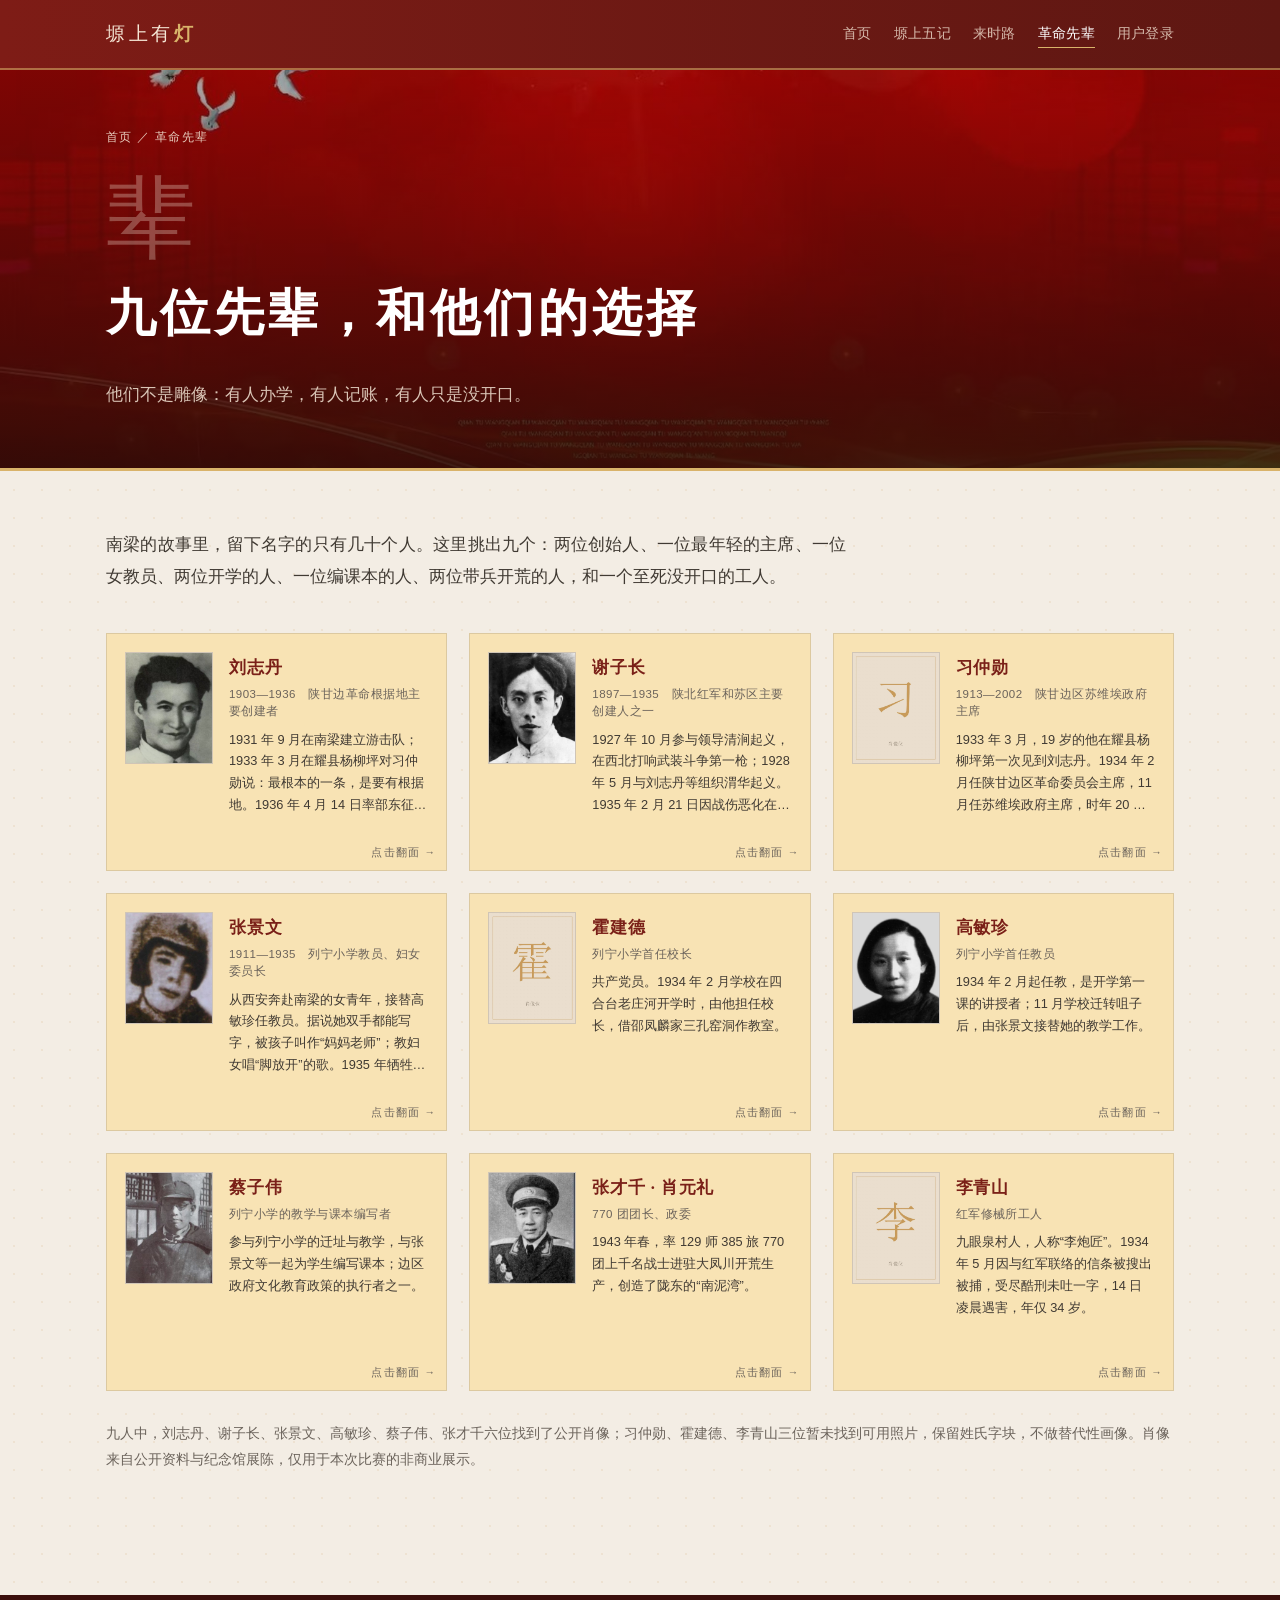
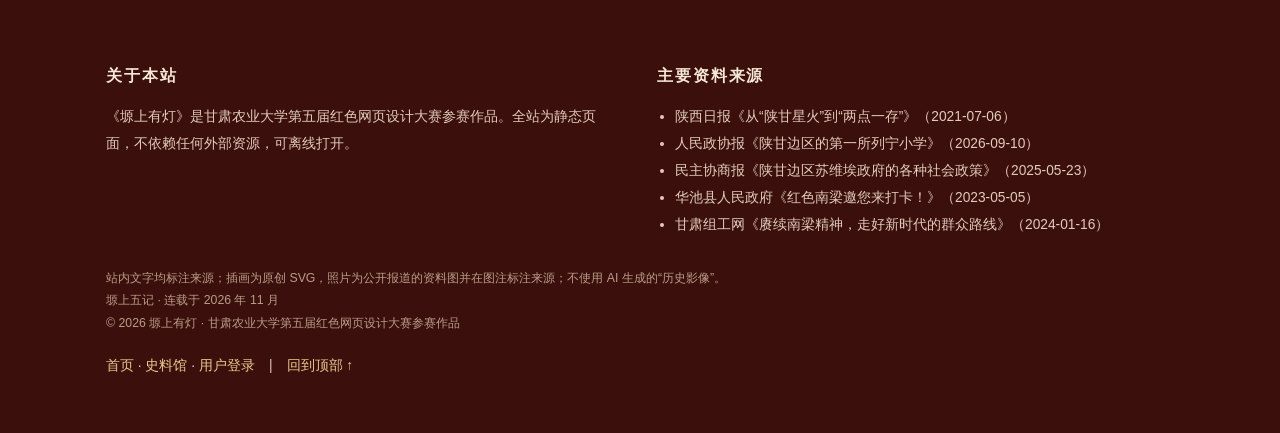
<file: people.html>
<!DOCTYPE html>
<html lang="zh-CN">
<head>
<meta charset="utf-8">
<meta name="viewport" content="width=device-width,initial-scale=1">
<title>革命先辈 · 塬上有灯</title>
<meta name="description" content="南梁，一个根据地的日常（1934—1935）">
<link rel="icon" href="data:image/svg+xml,%3Csvg xmlns='http://www.w3.org/2000/svg' viewBox='0 0 64 64'%3E%3Crect width='64' height='64' fill='%23221E1B'/%3E%3Ccircle cx='32' cy='30' r='12' fill='%23E8B04B'/%3E%3C/svg%3E">
<link rel="stylesheet" href="./css/style.css">
<script>document.documentElement.className+=' js';</script>
</head>
<body>
<a class="skip" href="#main">跳到正文</a>
<div class="progress" id="progress"></div>
<header class="site-head">
  <div class="wrap">
    <a class="brand" href="./index.html">塬上有<b>灯</b></a>
    <div class="head-right">
      <nav class="nav" aria-label="主导航">
        <a href="./index.html">首页</a>
      <a href="./index.html#chapters">塬上五记</a>
      <a href="./timeline.html">来时路</a>
      <a href="./people.html" aria-current="page">革命先辈</a>
      <a href="./about.html">用户登录</a>
      </nav>
    </div>
  </div>
</header>
<main id="main">

<div class="banner banner--people">
  <div class="wrap">
    <p class="crumb"><a href="./index.html">首页</a> ／ 革命先辈</p>
    <p class="chap-no">辈</p>
    <h1>九位先辈，和他们的选择</h1>
    <p class="q">他们不是雕像：有人办学，有人记账，有人只是没开口。</p>
  </div>
</div>

<section class="block" style="padding-top:58px">
  <div class="wrap">
    <p class="lead-2">南梁的故事里，留下名字的只有几十个人。这里挑出九个：两位创始人、一位最年轻的主席、一位女教员、两位开学的人、一位编课本的人、两位带兵开荒的人，和一个至死没开口的工人。</p>
    <div class="people-grid">
      <article class="pcard reveal" tabindex="0" aria-label="刘志丹，点击翻面" style="--bk:#F6F2EE">
        <div class="inner">
          <div class="face">
            <div class="pimg"><span class="ini">刘</span><img src="./images/person-liuzhidan.jpg" alt="刘志丹照片" onload="this.parentNode.querySelector('.ini').style.display='none'" onerror="this.remove()"></div>
            <div>
              <h3>刘志丹</h3>
              <p class="role">1903—1936　陕甘边革命根据地主要创建者</p>
              <p class="bio">1931 年 9 月在南梁建立游击队；1933 年 3 月在耀县杨柳坪对习仲勋说：最根本的一条，是要有根据地。1936 年 4 月 14 日率部东征，在山西中阳三交镇战斗中牺牲，年仅 33 岁。</p>
            </div>
            <span class="hint">点击翻面 →</span>
          </div>
          <div class="back dark" style="background:#F6F2EE">
            <p class="s-big">毛泽东题词：群众领袖、民族英雄。</p>
            <p class="s-src">出处：人民政协报、光明日报、陇东报、陕西日报等，详见页脚来源。</p>
            <p class="s-tip">再点一次翻回</p>
          </div>
        </div>
      </article>
      <article class="pcard reveal" tabindex="0" aria-label="谢子长，点击翻面" style="--bk:#E9DCD2">
        <div class="inner">
          <div class="face">
            <div class="pimg"><span class="ini">谢</span><img src="./images/person-xiezichang.jpg" alt="谢子长照片" onload="this.parentNode.querySelector('.ini').style.display='none'" onerror="this.remove()"></div>
            <div>
              <h3>谢子长</h3>
              <p class="role">1897—1935　陕北红军和苏区主要创建人之一</p>
              <p class="bio">1927 年 10 月参与领导清涧起义，在西北打响武装斗争第一枪；1928 年 5 月与刘志丹等组织渭华起义。1935 年 2 月 21 日因战伤恶化在安定县逝世。</p>
            </div>
            <span class="hint">点击翻面 →</span>
          </div>
          <div class="back dark" style="background:#E9DCD2">
            <p class="s-big">毛泽东题词：民族英雄、虽死犹生。</p>
            <p class="s-src">出处：人民政协报、光明日报、陇东报、陕西日报等，详见页脚来源。</p>
            <p class="s-tip">再点一次翻回</p>
          </div>
        </div>
      </article>
      <article class="pcard reveal" tabindex="0" aria-label="习仲勋，点击翻面" style="--bk:#DCC0B0">
        <div class="inner">
          <div class="face">
            <div class="pimg"><span class="ini">习</span><img src="./images/person-xizhongxun.jpg" alt="习仲勋照片" onload="this.parentNode.querySelector('.ini').style.display='none'" onerror="this.remove()"></div>
            <div>
              <h3>习仲勋</h3>
              <p class="role">1913—2002　陕甘边区苏维埃政府主席</p>
              <p class="bio">1933 年 3 月，19 岁的他在耀县杨柳坪第一次见到刘志丹。1934 年 2 月任陕甘边区革命委员会主席，11 月任苏维埃政府主席，时年 20 岁出头。</p>
            </div>
            <span class="hint">点击翻面 →</span>
          </div>
          <div class="back dark" style="background:#DCC0B0">
            <p class="s-big">最年轻的主席，做的是最琐碎的事：分地、征粮、办学校。</p>
            <p class="s-src">出处：人民政协报、光明日报、陇东报、陕西日报等，详见页脚来源。</p>
            <p class="s-tip">再点一次翻回</p>
          </div>
        </div>
      </article>
      <article class="pcard reveal" tabindex="0" aria-label="张景文，点击翻面" style="--bk:#D1A089">
        <div class="inner">
          <div class="face">
            <div class="pimg"><span class="ini">张</span><img src="./images/person-zhangjingwen.jpg" alt="张景文照片" onload="this.parentNode.querySelector('.ini').style.display='none'" onerror="this.remove()"></div>
            <div>
              <h3>张景文</h3>
              <p class="role">1911—1935　列宁小学教员、妇女委员长</p>
              <p class="bio">从西安奔赴南梁的女青年，接替高敏珍任教员。据说她双手都能写字，被孩子叫作“妈妈老师”；教妇女唱“脚放开”的歌。1935 年牺牲，年仅 24 岁。</p>
            </div>
            <span class="hint">点击翻面 →</span>
          </div>
          <div class="back dark" style="background:#D1A089">
            <p class="s-big">她把字教成了歌。</p>
            <p class="s-src">出处：人民政协报、光明日报、陇东报、陕西日报等，详见页脚来源。</p>
            <p class="s-tip">再点一次翻回</p>
          </div>
        </div>
      </article>
      <article class="pcard reveal" tabindex="0" aria-label="霍建德，点击翻面" style="--bk:#C87A5F">
        <div class="inner">
          <div class="face">
            <div class="pimg"><span class="ini">霍</span><img src="./images/person-huojiande.jpg" alt="霍建德照片" onload="this.parentNode.querySelector('.ini').style.display='none'" onerror="this.remove()"></div>
            <div>
              <h3>霍建德</h3>
              <p class="role">列宁小学首任校长</p>
              <p class="bio">共产党员。1934 年 2 月学校在四合台老庄河开学时，由他担任校长，借邵凤麟家三孔窑洞作教室。</p>
            </div>
            <span class="hint">点击翻面 →</span>
          </div>
          <div class="back light" style="background:#C87A5F">
            <p class="s-big">第一所列宁小学，是从他手里开学的。</p>
            <p class="s-src">出处：人民政协报、光明日报、陇东报、陕西日报等，详见页脚来源。</p>
            <p class="s-tip">再点一次翻回</p>
          </div>
        </div>
      </article>
      <article class="pcard reveal" tabindex="0" aria-label="高敏珍，点击翻面" style="--bk:#BA5338">
        <div class="inner">
          <div class="face">
            <div class="pimg"><span class="ini">高</span><img src="./images/person-gaominzhen.jpg" alt="高敏珍照片" onload="this.parentNode.querySelector('.ini').style.display='none'" onerror="this.remove()"></div>
            <div>
              <h3>高敏珍</h3>
              <p class="role">列宁小学首任教员</p>
              <p class="bio">1934 年 2 月起任教，是开学第一课的讲授者；11 月学校迁转咀子后，由张景文接替她的教学工作。</p>
            </div>
            <span class="hint">点击翻面 →</span>
          </div>
          <div class="back light" style="background:#BA5338">
            <p class="s-big">开学第一课，是她上的。</p>
            <p class="s-src">出处：人民政协报、光明日报、陇东报、陕西日报等，详见页脚来源。</p>
            <p class="s-tip">再点一次翻回</p>
          </div>
        </div>
      </article>
      <article class="pcard reveal" tabindex="0" aria-label="蔡子伟，点击翻面" style="--bk:#953726">
        <div class="inner">
          <div class="face">
            <div class="pimg"><span class="ini">蔡</span><img src="./images/person-caiziwei.jpg" alt="蔡子伟照片" onload="this.parentNode.querySelector('.ini').style.display='none'" onerror="this.remove()"></div>
            <div>
              <h3>蔡子伟</h3>
              <p class="role">列宁小学的教学与课本编写者</p>
              <p class="bio">参与列宁小学的迁址与教学，与张景文等一起为学生编写课本；边区政府文化教育政策的执行者之一。</p>
            </div>
            <span class="hint">点击翻面 →</span>
          </div>
          <div class="back light" style="background:#953726">
            <p class="s-big">没有课本，他就自己编。</p>
            <p class="s-src">出处：人民政协报、光明日报、陇东报、陕西日报等，详见页脚来源。</p>
            <p class="s-tip">再点一次翻回</p>
          </div>
        </div>
      </article>
      <article class="pcard reveal" tabindex="0" aria-label="张才千 · 肖元礼，点击翻面" style="--bk:#6D1F17">
        <div class="inner">
          <div class="face">
            <div class="pimg"><span class="ini">张</span><img src="./images/person-zhangcaiqian.jpg" alt="张才千 · 肖元礼照片" onload="this.parentNode.querySelector('.ini').style.display='none'" onerror="this.remove()"></div>
            <div>
              <h3>张才千 · 肖元礼</h3>
              <p class="role">770 团团长、政委</p>
              <p class="bio">1943 年春，率 129 师 385 旅 770 团上千名战士进驻大凤川开荒生产，创造了陇东的“南泥湾”。</p>
            </div>
            <span class="hint">点击翻面 →</span>
          </div>
          <div class="back light" style="background:#6D1F17">
            <p class="s-big">镢头和枪，一起扛。</p>
            <p class="s-src">出处：人民政协报、光明日报、陇东报、陕西日报等，详见页脚来源。</p>
            <p class="s-tip">再点一次翻回</p>
          </div>
        </div>
      </article>
      <article class="pcard reveal" tabindex="0" aria-label="李青山，点击翻面" style="--bk:#410D0B">
        <div class="inner">
          <div class="face">
            <div class="pimg"><span class="ini">李</span><img src="./images/person-liqingshan.jpg" alt="李青山照片" onload="this.parentNode.querySelector('.ini').style.display='none'" onerror="this.remove()"></div>
            <div>
              <h3>李青山</h3>
              <p class="role">红军修械所工人</p>
              <p class="bio">九眼泉村人，人称“李炮匠”。1934 年 5 月因与红军联络的信条被搜出被捕，受尽酷刑未吐一字，14 日凌晨遇害，年仅 34 岁。</p>
            </div>
            <span class="hint">点击翻面 →</span>
          </div>
          <div class="back light" style="background:#410D0B">
            <p class="s-big">一个字也没说。</p>
            <p class="s-src">出处：人民政协报、光明日报、陇东报、陕西日报等，详见页脚来源。</p>
            <p class="s-tip">再点一次翻回</p>
          </div>
        </div>
      </article>
    </div>
    <p class="small" style="margin-top:30px">九人中，刘志丹、谢子长、张景文、高敏珍、蔡子伟、张才千六位找到了公开肖像；习仲勋、霍建德、李青山三位暂未找到可用照片，保留姓氏字块，不做替代性画像。肖像来自公开资料与纪念馆展陈，仅用于本次比赛的非商业展示。</p>
  </div>
</section>

</main>
<footer class="site-foot">
  <div class="wrap">
    <div class="row">
      <div>
        <h3>关于本站</h3>
        <p>《塬上有灯》是甘肃农业大学第五届红色网页设计大赛参赛作品。全站为静态页面，不依赖任何外部资源，可离线打开。</p>
      </div>
      <div>
        <h3>主要资料来源</h3>
        <ul>
          <li>陕西日报《从“陕甘星火”到“两点一存”》（2021-07-06）</li>
          <li>人民政协报《陕甘边区的第一所列宁小学》（2026-09-10）</li>
          <li>民主协商报《陕甘边区苏维埃政府的各种社会政策》（2025-05-23）</li>
          <li>华池县人民政府《红色南梁邀您来打卡！》（2023-05-05）</li>
          <li>甘肃组工网《赓续南梁精神，走好新时代的群众路线》（2024-01-16）</li>
        </ul>
      </div>
    </div>
    <p class="fine">站内文字均标注来源；插画为原创 SVG，照片为公开报道的资料图并在图注标注来源；不使用 AI 生成的“历史影像”。<br>
    塬上五记 · 连载于 2026 年 11 月<br>
    © 2026 塬上有灯 · 甘肃农业大学第五届红色网页设计大赛参赛作品</p>
    <p class="top"><a href="./index.html">首页</a> · <a href="./archive.html">史料馆</a> · <a href="./about.html">用户登录</a>　|　<a href="#main">回到顶部 ↑</a></p>
  </div>
</footer>
<div class="modal" id="loginModal" hidden>
  <div class="modal-card" role="dialog" aria-modal="true" aria-labelledby="loginTitle">
    <button class="modal-x" id="loginClose" type="button" aria-label="关闭">×</button>
    <p class="eyebrow">访客登录</p>
    <h2 id="loginTitle">登录后可以留言</h2>
    <p class="small" id="loginHint">演示模式：昵称只保存在本机浏览器，不会上传服务器。</p>
    <form id="loginForm" class="login-form">
      <label>昵称<input name="name" required maxlength="12" placeholder="如：南梁访客" autocomplete="nickname"></label>
      <label>邮箱（选填）<input name="email" type="email" placeholder="不会公开" autocomplete="email"></label>
      <button class="btn primary" type="submit">登录</button>
    </form>
    <div id="loginDone" hidden>
      <p class="small" id="loginWho"></p>
      <button class="btn" id="logoutBtn" type="button">退出登录</button>
    </div>
  </div>
</div>
<a class="totop" id="totop" href="#main" aria-label="回到顶部">↑</a>
<script src="./js/main.js"></script>
</body>
</html>
</file>
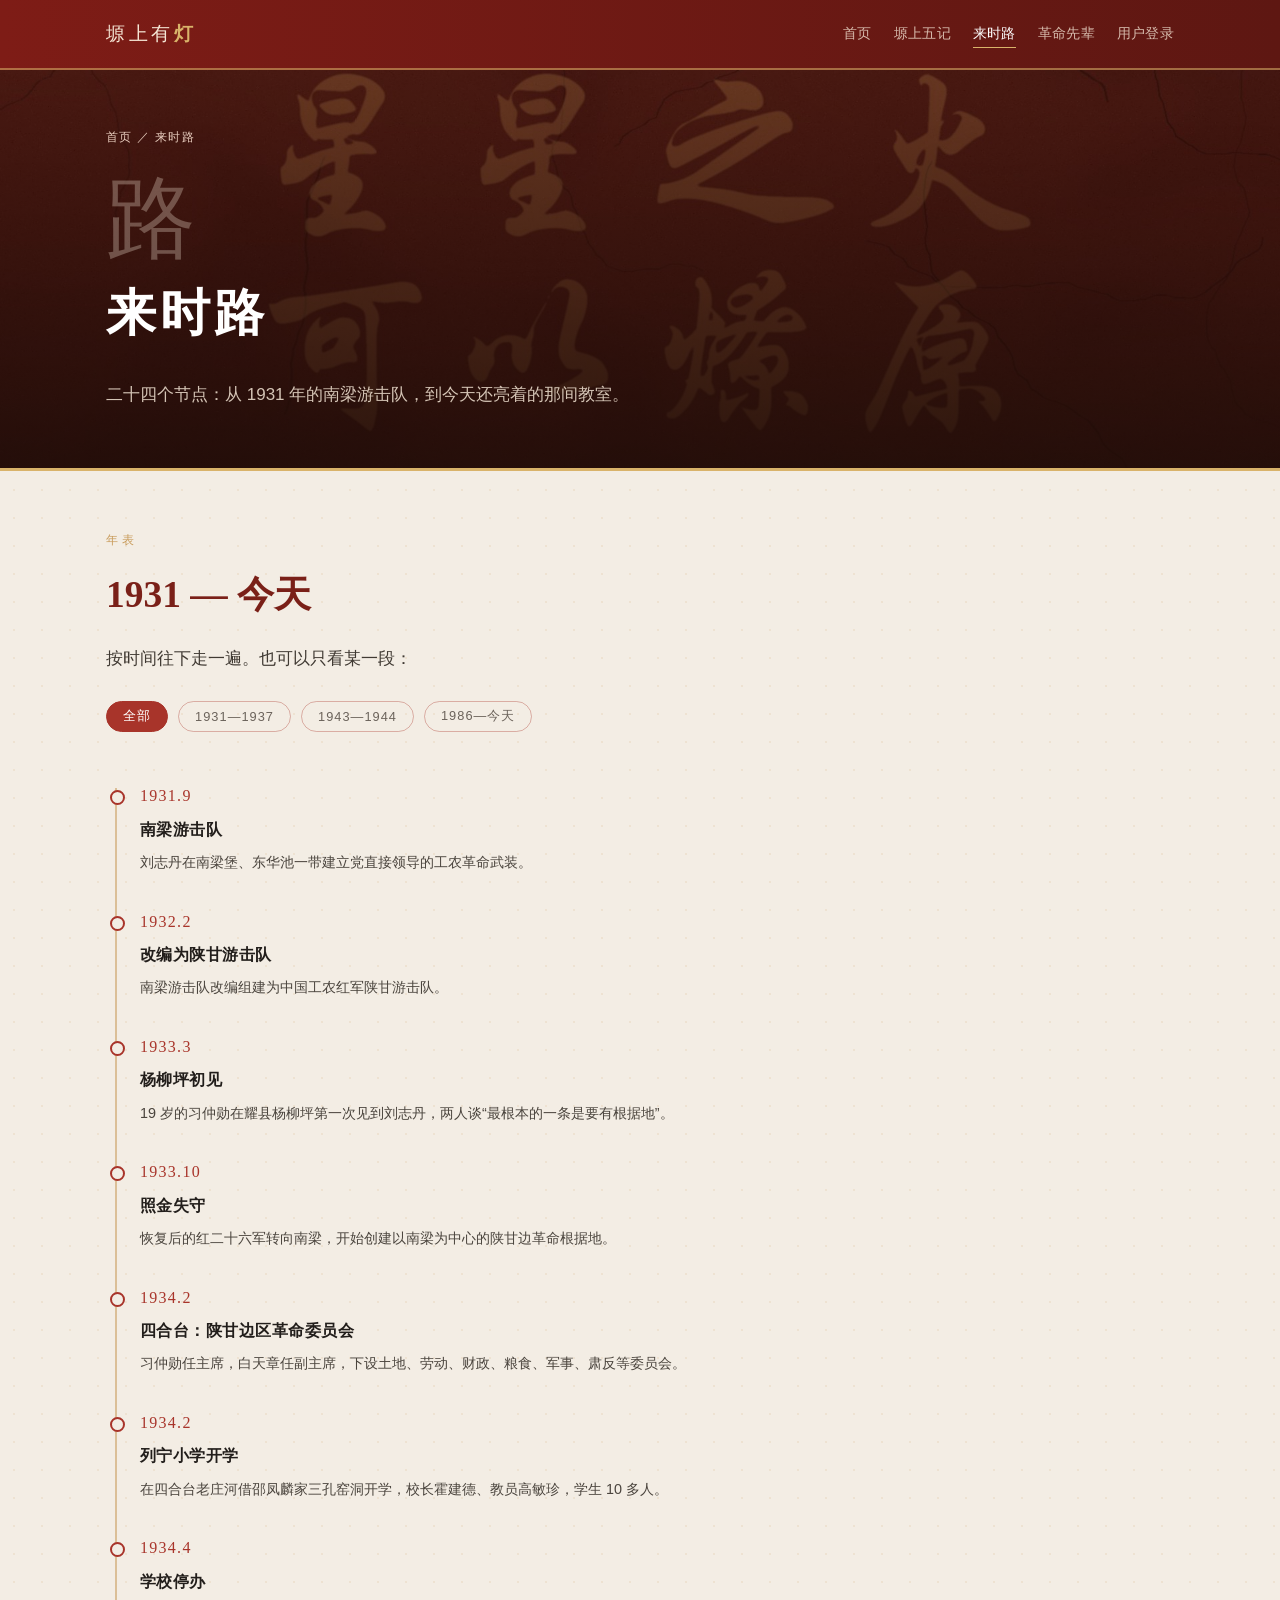
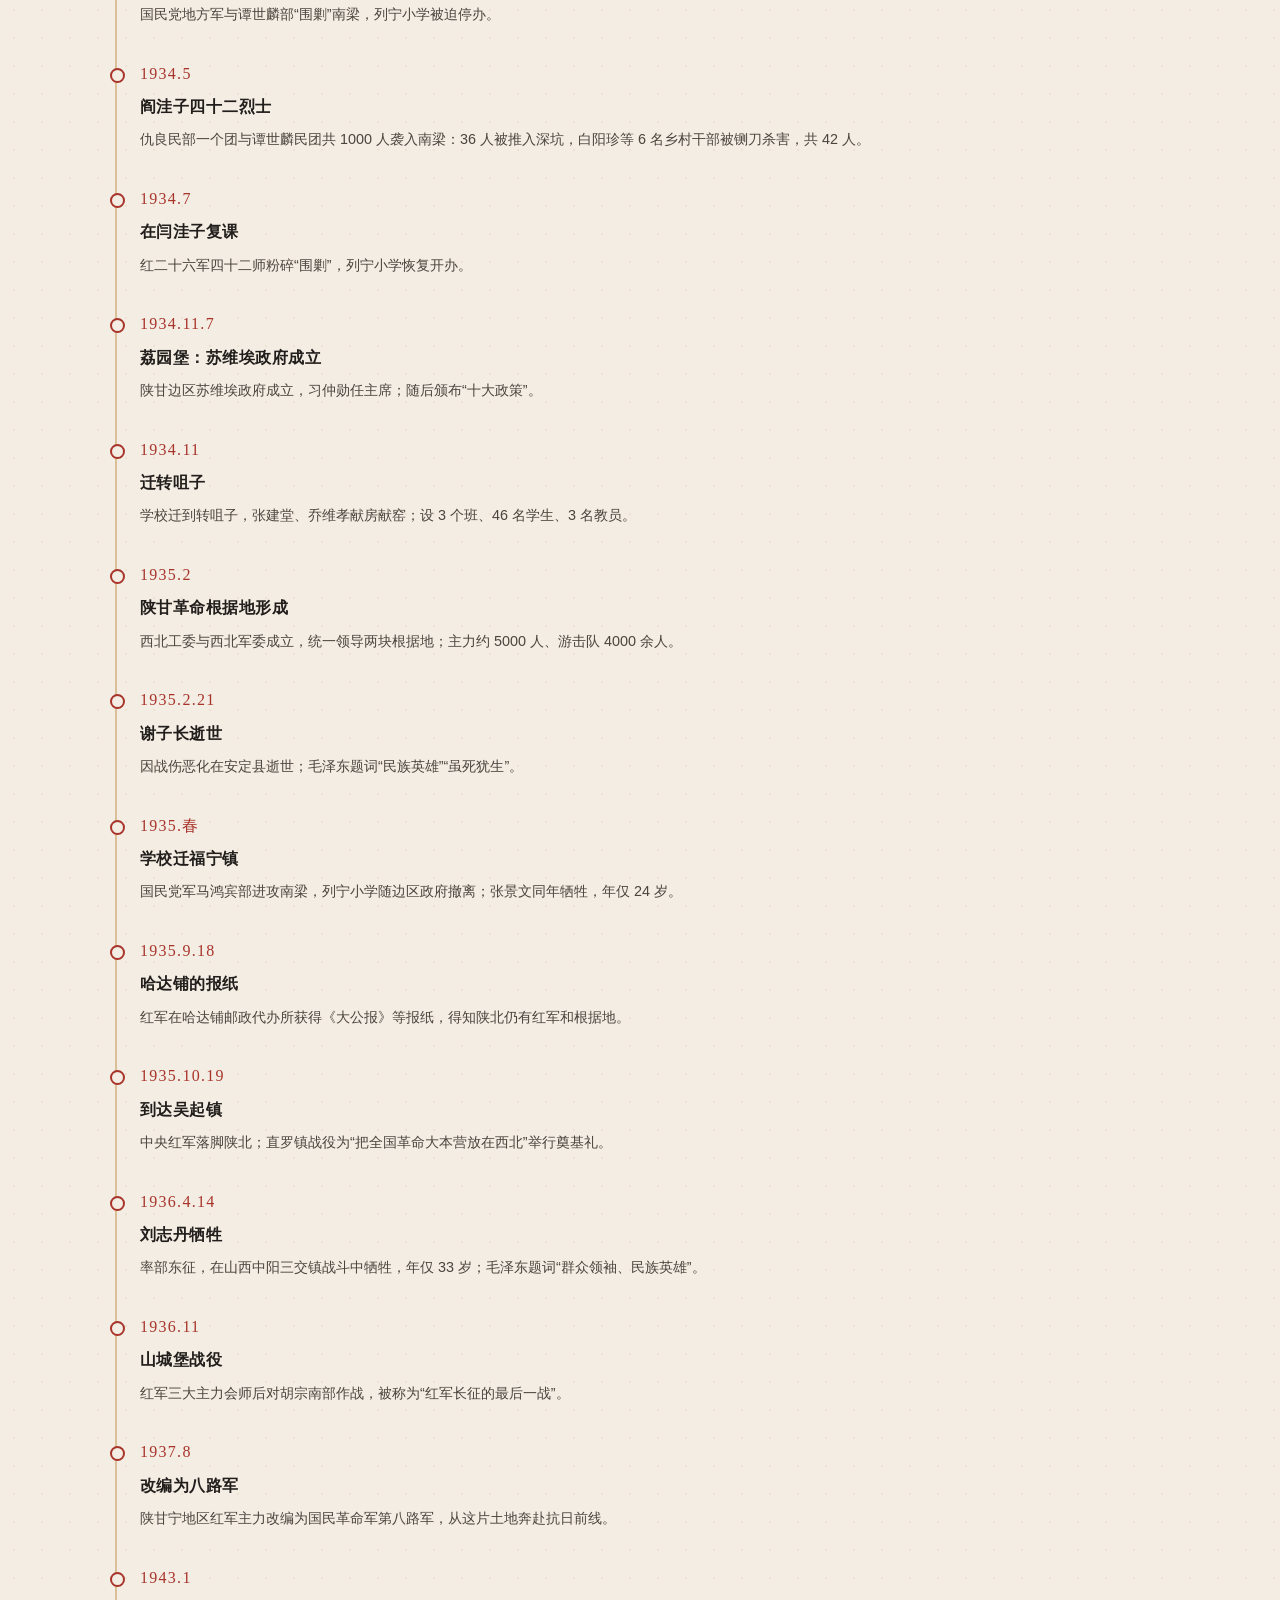
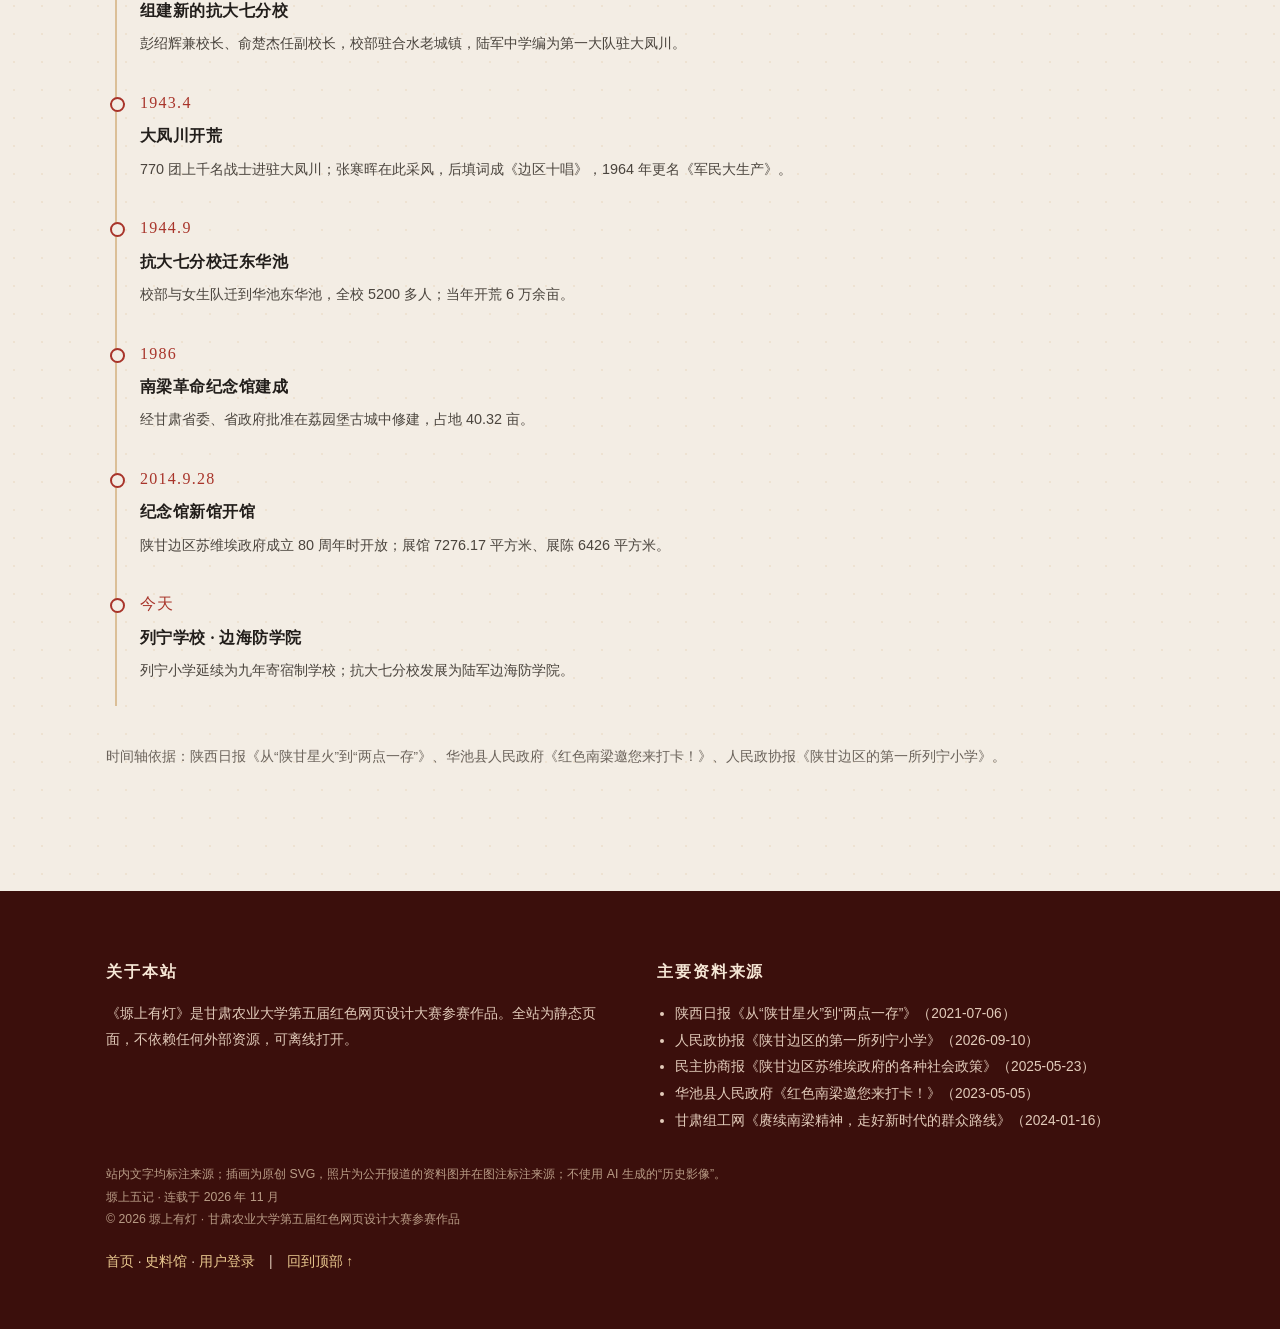
<file: timeline.html>
<!DOCTYPE html>
<html lang="zh-CN">
<head>
<meta charset="utf-8">
<meta name="viewport" content="width=device-width,initial-scale=1">
<title>来时路 · 塬上有灯</title>
<meta name="description" content="南梁，一个根据地的日常（1934—1935）">
<link rel="icon" href="data:image/svg+xml,%3Csvg xmlns='http://www.w3.org/2000/svg' viewBox='0 0 64 64'%3E%3Crect width='64' height='64' fill='%23221E1B'/%3E%3Ccircle cx='32' cy='30' r='12' fill='%23E8B04B'/%3E%3C/svg%3E">
<link rel="stylesheet" href="./css/style.css">
<script>document.documentElement.className+=' js';</script>
</head>
<body>
<a class="skip" href="#main">跳到正文</a>
<div class="progress" id="progress"></div>
<header class="site-head">
  <div class="wrap">
    <a class="brand" href="./index.html">塬上有<b>灯</b></a>
    <div class="head-right">
      <nav class="nav" aria-label="主导航">
        <a href="./index.html">首页</a>
      <a href="./index.html#chapters">塬上五记</a>
      <a href="./timeline.html" aria-current="page">来时路</a>
      <a href="./people.html">革命先辈</a>
      <a href="./about.html">用户登录</a>
      </nav>
    </div>
  </div>
</header>
<main id="main">

<div class="banner banner--time">
  <div class="wrap">
    <p class="crumb"><a href="./index.html">首页</a> ／ 来时路</p>
    <p class="chap-no">路</p>
    <h1>来时路</h1>
    <p class="q">二十四个节点：从 1931 年的南梁游击队，到今天还亮着的那间教室。</p>
  </div>
</div>

<section class="block" style="padding-top:58px">
  <div class="wrap">
    <p class="eyebrow">年表</p>
    <h2 class="sec">1931 — 今天</h2>
    <p class="lead-2">按时间往下走一遍。也可以只看某一段：</p>
    <div class="tl-filter" role="group" aria-label="按时期筛选">
      <button type="button" data-era="all" class="on">全部</button>
      <button type="button" data-era="early">1931—1937</button>
      <button type="button" data-era="mid">1943—1944</button>
      <button type="button" data-era="now">1986—今天</button>
    </div>
    <ul class="tl">
      <li data-era="early"><span class="yr">1931.9</span><h4>南梁游击队</h4><p>刘志丹在南梁堡、东华池一带建立党直接领导的工农革命武装。</p></li>
      <li data-era="early"><span class="yr">1932.2</span><h4>改编为陕甘游击队</h4><p>南梁游击队改编组建为中国工农红军陕甘游击队。</p></li>
      <li data-era="early"><span class="yr">1933.3</span><h4>杨柳坪初见</h4><p>19 岁的习仲勋在耀县杨柳坪第一次见到刘志丹，两人谈“最根本的一条是要有根据地”。</p></li>
      <li data-era="early"><span class="yr">1933.10</span><h4>照金失守</h4><p>恢复后的红二十六军转向南梁，开始创建以南梁为中心的陕甘边革命根据地。</p></li>
      <li data-era="early"><span class="yr">1934.2</span><h4>四合台：陕甘边区革命委员会</h4><p>习仲勋任主席，白天章任副主席，下设土地、劳动、财政、粮食、军事、肃反等委员会。</p></li>
      <li data-era="early"><span class="yr">1934.2</span><h4>列宁小学开学</h4><p>在四合台老庄河借邵凤麟家三孔窑洞开学，校长霍建德、教员高敏珍，学生 10 多人。</p></li>
      <li data-era="early"><span class="yr">1934.4</span><h4>学校停办</h4><p>国民党地方军与谭世麟部“围剿”南梁，列宁小学被迫停办。</p></li>
      <li data-era="early"><span class="yr">1934.5</span><h4>阎洼子四十二烈士</h4><p>仇良民部一个团与谭世麟民团共 1000 人袭入南梁：36 人被推入深坑，白阳珍等 6 名乡村干部被铡刀杀害，共 42 人。</p></li>
      <li data-era="early"><span class="yr">1934.7</span><h4>在闫洼子复课</h4><p>红二十六军四十二师粉碎“围剿”，列宁小学恢复开办。</p></li>
      <li data-era="early"><span class="yr">1934.11.7</span><h4>荔园堡：苏维埃政府成立</h4><p>陕甘边区苏维埃政府成立，习仲勋任主席；随后颁布“十大政策”。</p></li>
      <li data-era="early"><span class="yr">1934.11</span><h4>迁转咀子</h4><p>学校迁到转咀子，张建堂、乔维孝献房献窑；设 3 个班、46 名学生、3 名教员。</p></li>
      <li data-era="early"><span class="yr">1935.2</span><h4>陕甘革命根据地形成</h4><p>西北工委与西北军委成立，统一领导两块根据地；主力约 5000 人、游击队 4000 余人。</p></li>
      <li data-era="early"><span class="yr">1935.2.21</span><h4>谢子长逝世</h4><p>因战伤恶化在安定县逝世；毛泽东题词“民族英雄”“虽死犹生”。</p></li>
      <li data-era="early"><span class="yr">1935.春</span><h4>学校迁福宁镇</h4><p>国民党军马鸿宾部进攻南梁，列宁小学随边区政府撤离；张景文同年牺牲，年仅 24 岁。</p></li>
      <li data-era="early"><span class="yr">1935.9.18</span><h4>哈达铺的报纸</h4><p>红军在哈达铺邮政代办所获得《大公报》等报纸，得知陕北仍有红军和根据地。</p></li>
      <li data-era="early"><span class="yr">1935.10.19</span><h4>到达吴起镇</h4><p>中央红军落脚陕北；直罗镇战役为“把全国革命大本营放在西北”举行奠基礼。</p></li>
      <li data-era="early"><span class="yr">1936.4.14</span><h4>刘志丹牺牲</h4><p>率部东征，在山西中阳三交镇战斗中牺牲，年仅 33 岁；毛泽东题词“群众领袖、民族英雄”。</p></li>
      <li data-era="early"><span class="yr">1936.11</span><h4>山城堡战役</h4><p>红军三大主力会师后对胡宗南部作战，被称为“红军长征的最后一战”。</p></li>
      <li data-era="early"><span class="yr">1937.8</span><h4>改编为八路军</h4><p>陕甘宁地区红军主力改编为国民革命军第八路军，从这片土地奔赴抗日前线。</p></li>
      <li data-era="mid"><span class="yr">1943.1</span><h4>组建新的抗大七分校</h4><p>彭绍辉兼校长、俞楚杰任副校长，校部驻合水老城镇，陆军中学编为第一大队驻大凤川。</p></li>
      <li data-era="mid"><span class="yr">1943.4</span><h4>大凤川开荒</h4><p>770 团上千名战士进驻大凤川；张寒晖在此采风，后填词成《边区十唱》，1964 年更名《军民大生产》。</p></li>
      <li data-era="mid"><span class="yr">1944.9</span><h4>抗大七分校迁东华池</h4><p>校部与女生队迁到华池东华池，全校 5200 多人；当年开荒 6 万余亩。</p></li>
      <li data-era="now"><span class="yr">1986</span><h4>南梁革命纪念馆建成</h4><p>经甘肃省委、省政府批准在荔园堡古城中修建，占地 40.32 亩。</p></li>
      <li data-era="now"><span class="yr">2014.9.28</span><h4>纪念馆新馆开馆</h4><p>陕甘边区苏维埃政府成立 80 周年时开放；展馆 7276.17 平方米、展陈 6426 平方米。</p></li>
      <li data-era="now"><span class="yr">今天</span><h4>列宁学校 · 边海防学院</h4><p>列宁小学延续为九年寄宿制学校；抗大七分校发展为陆军边海防学院。</p></li>
    </ul>
    <p class="small" style="margin-top:30px">时间轴依据：陕西日报《从“陕甘星火”到“两点一存”》、华池县人民政府《红色南梁邀您来打卡！》、人民政协报《陕甘边区的第一所列宁小学》。</p>
  </div>
</section>
</main>
<footer class="site-foot">
  <div class="wrap">
    <div class="row">
      <div>
        <h3>关于本站</h3>
        <p>《塬上有灯》是甘肃农业大学第五届红色网页设计大赛参赛作品。全站为静态页面，不依赖任何外部资源，可离线打开。</p>
      </div>
      <div>
        <h3>主要资料来源</h3>
        <ul>
          <li>陕西日报《从“陕甘星火”到“两点一存”》（2021-07-06）</li>
          <li>人民政协报《陕甘边区的第一所列宁小学》（2026-09-10）</li>
          <li>民主协商报《陕甘边区苏维埃政府的各种社会政策》（2025-05-23）</li>
          <li>华池县人民政府《红色南梁邀您来打卡！》（2023-05-05）</li>
          <li>甘肃组工网《赓续南梁精神，走好新时代的群众路线》（2024-01-16）</li>
        </ul>
      </div>
    </div>
    <p class="fine">站内文字均标注来源；插画为原创 SVG，照片为公开报道的资料图并在图注标注来源；不使用 AI 生成的“历史影像”。<br>
    塬上五记 · 连载于 2026 年 11 月<br>
    © 2026 塬上有灯 · 甘肃农业大学第五届红色网页设计大赛参赛作品</p>
    <p class="top"><a href="./index.html">首页</a> · <a href="./archive.html">史料馆</a> · <a href="./about.html">用户登录</a>　|　<a href="#main">回到顶部 ↑</a></p>
  </div>
</footer>
<div class="modal" id="loginModal" hidden>
  <div class="modal-card" role="dialog" aria-modal="true" aria-labelledby="loginTitle">
    <button class="modal-x" id="loginClose" type="button" aria-label="关闭">×</button>
    <p class="eyebrow">访客登录</p>
    <h2 id="loginTitle">登录后可以留言</h2>
    <p class="small" id="loginHint">演示模式：昵称只保存在本机浏览器，不会上传服务器。</p>
    <form id="loginForm" class="login-form">
      <label>昵称<input name="name" required maxlength="12" placeholder="如：南梁访客" autocomplete="nickname"></label>
      <label>邮箱（选填）<input name="email" type="email" placeholder="不会公开" autocomplete="email"></label>
      <button class="btn primary" type="submit">登录</button>
    </form>
    <div id="loginDone" hidden>
      <p class="small" id="loginWho"></p>
      <button class="btn" id="logoutBtn" type="button">退出登录</button>
    </div>
  </div>
</div>
<a class="totop" id="totop" href="#main" aria-label="回到顶部">↑</a>
<script src="./js/main.js"></script>
</body>
</html>
</file>
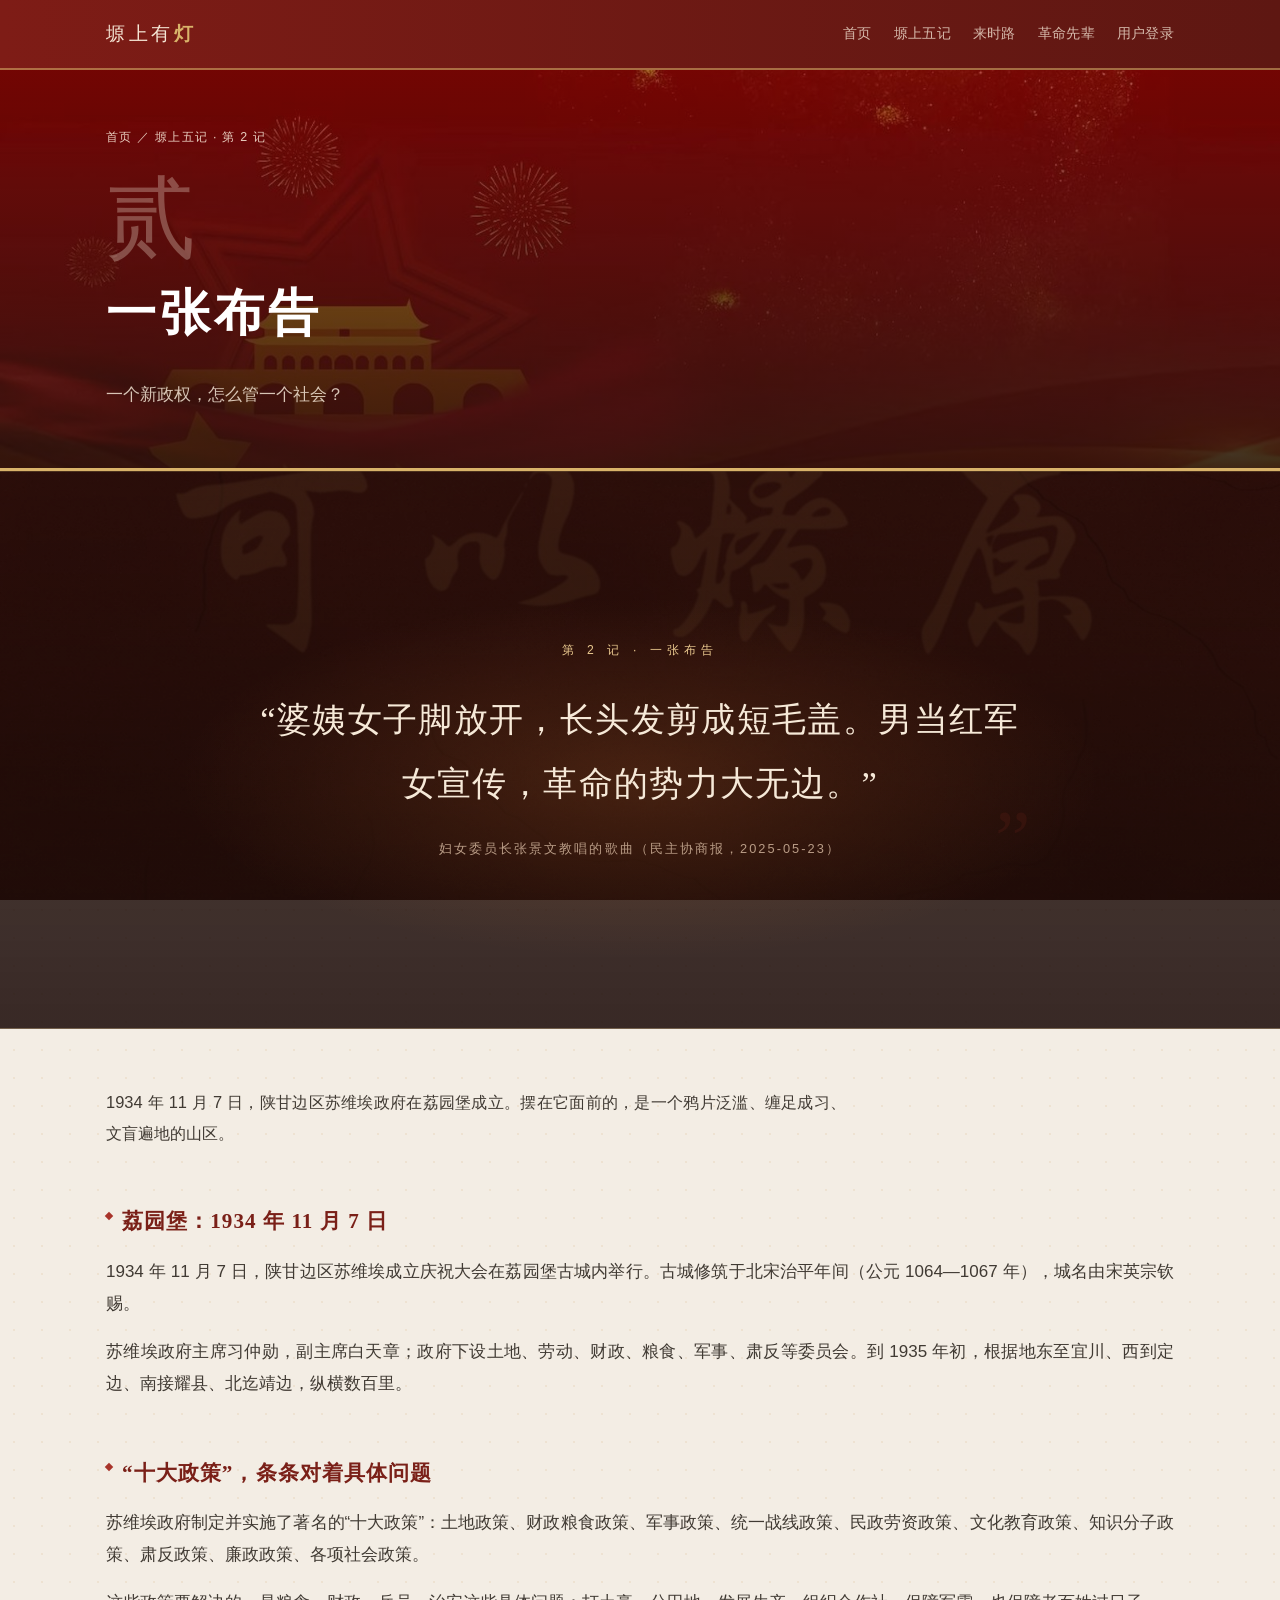
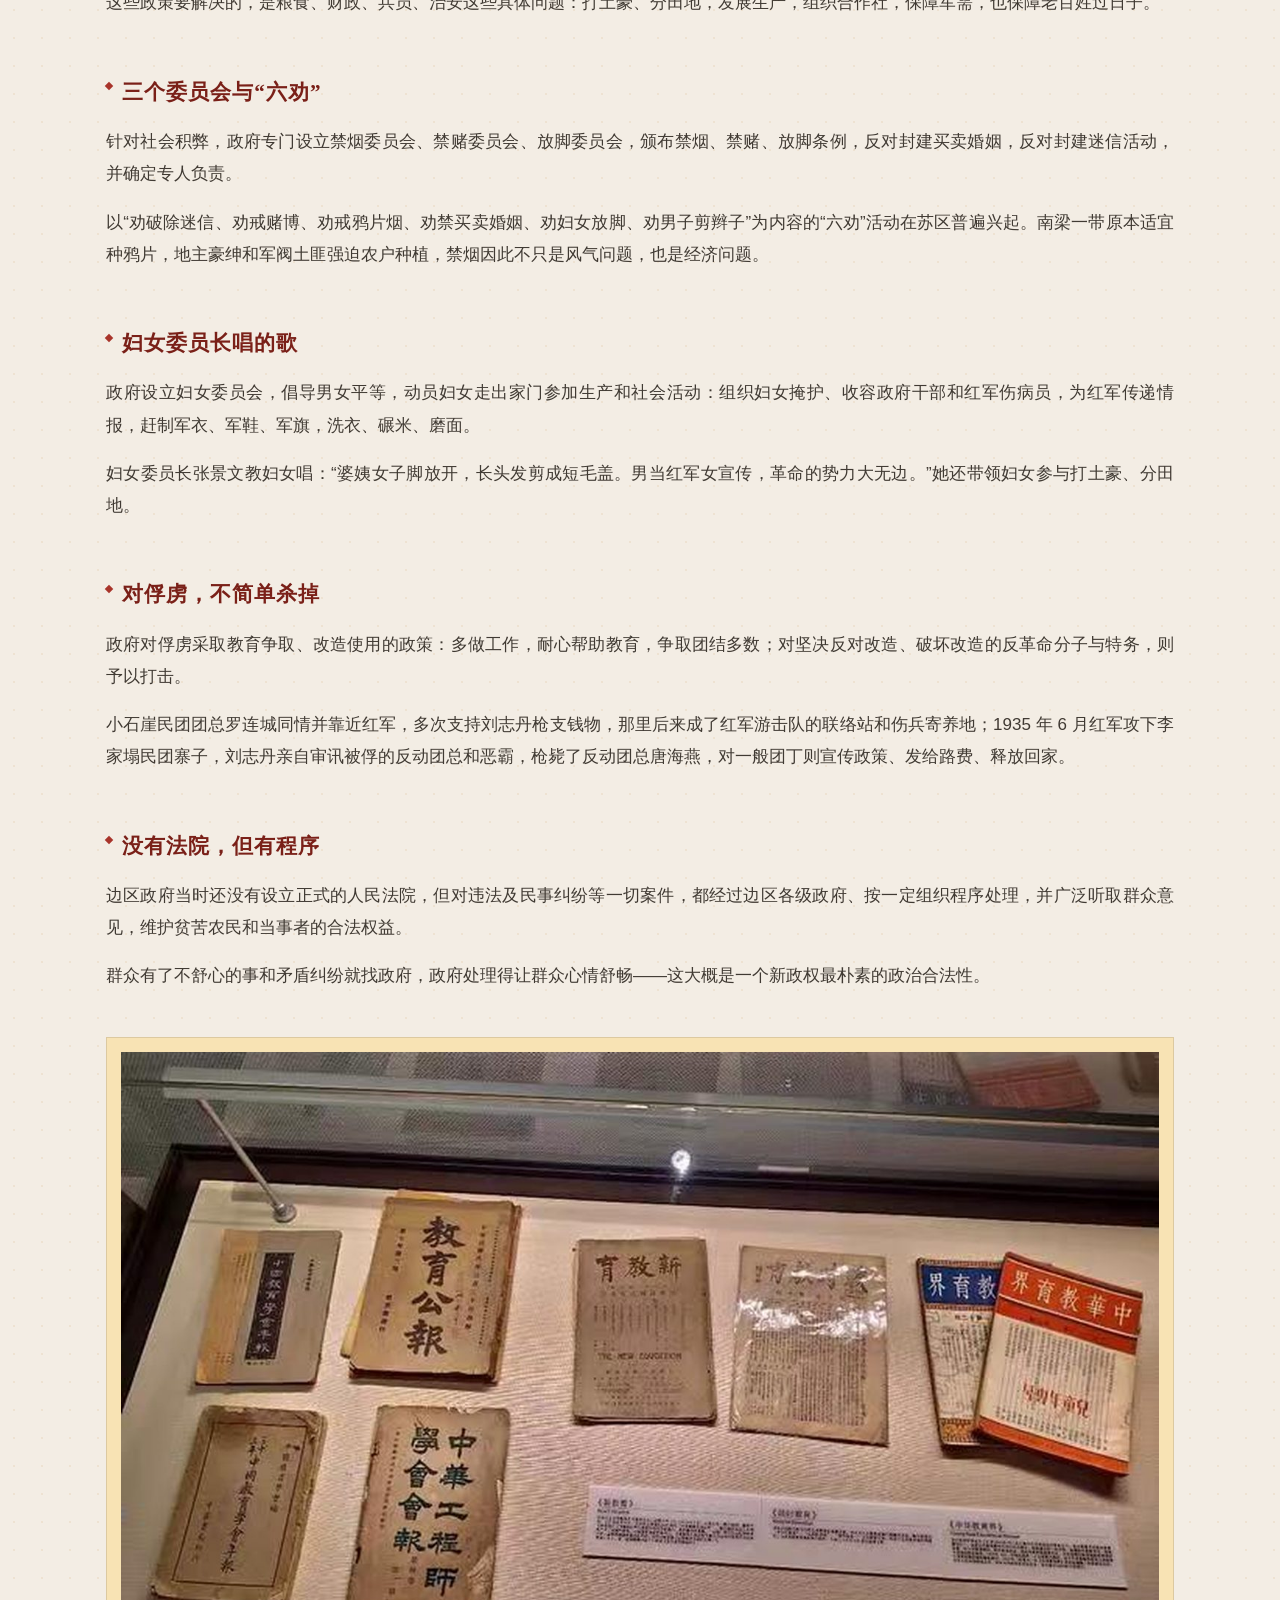
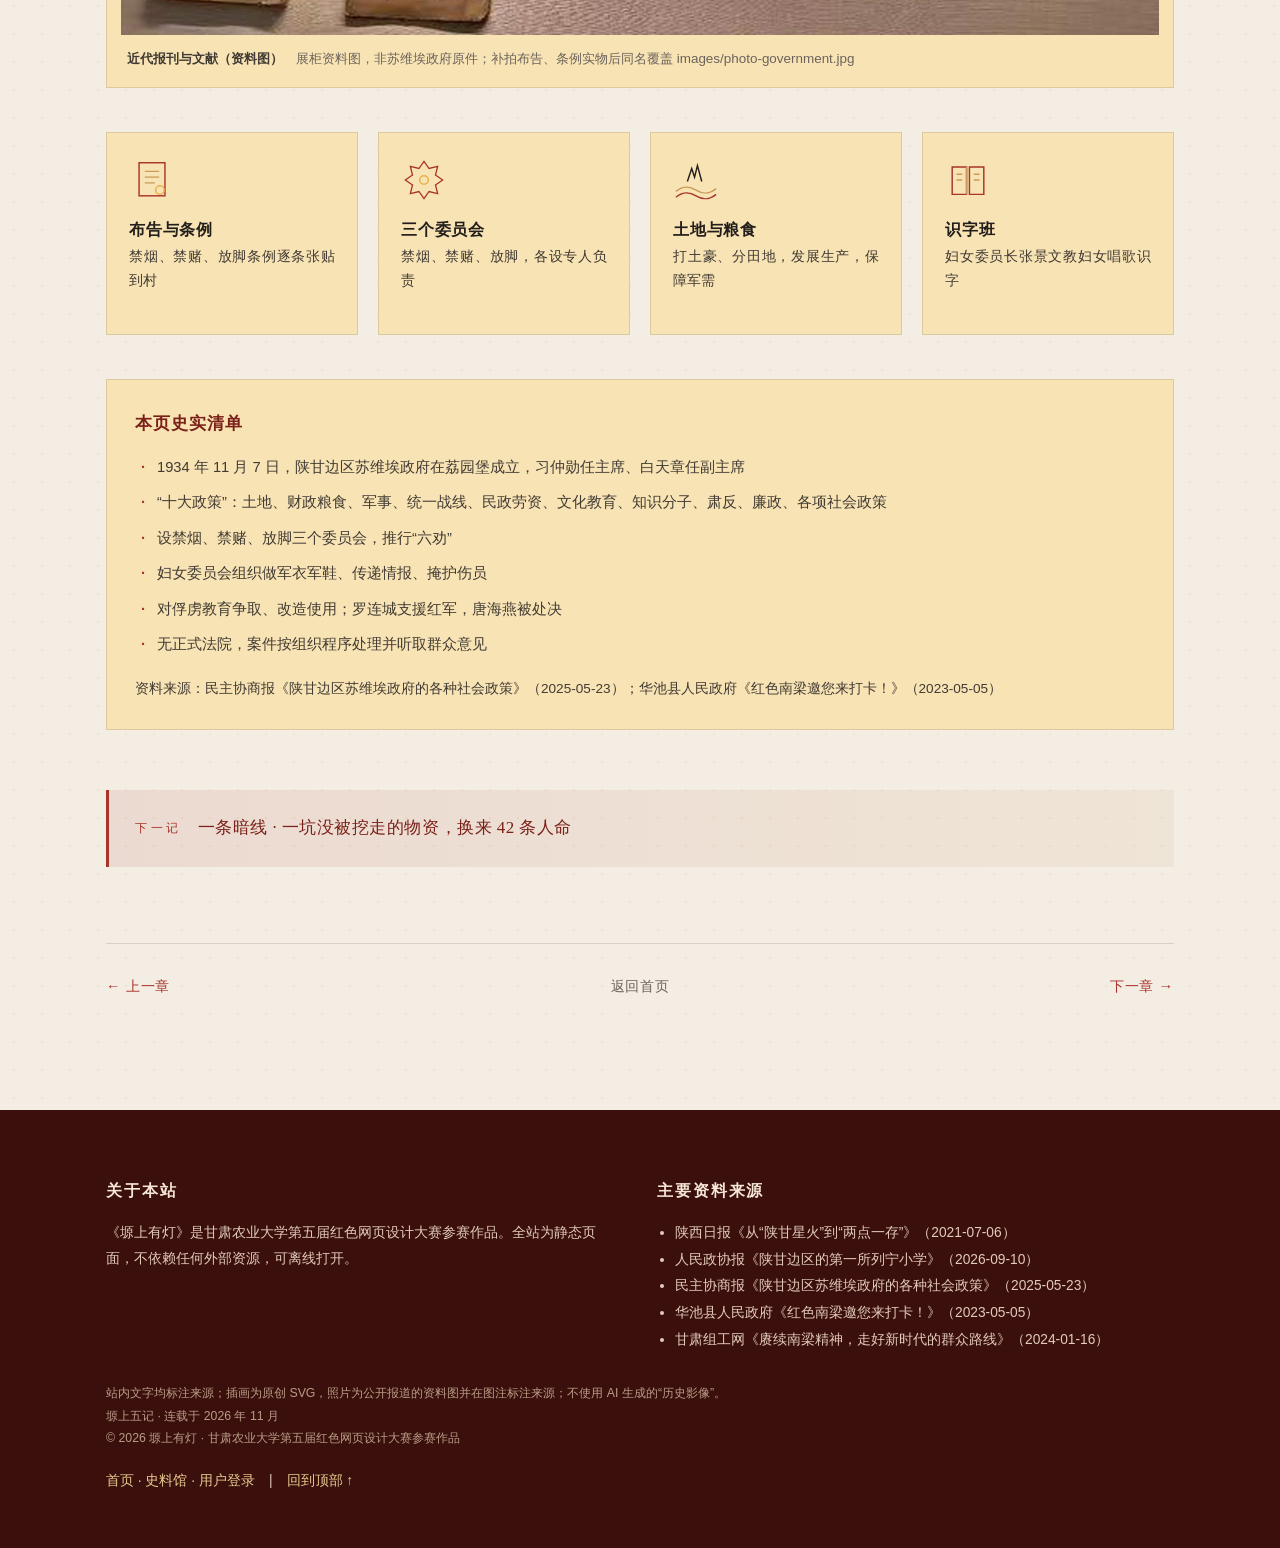
<file: pages/government.html>
<!DOCTYPE html>
<html lang="zh-CN">
<head>
<meta charset="utf-8">
<meta name="viewport" content="width=device-width,initial-scale=1">
<title>贰 一张布告 · 塬上有灯</title>
<meta name="description" content="南梁，一个根据地的日常（1934—1935）">
<link rel="icon" href="data:image/svg+xml,%3Csvg xmlns='http://www.w3.org/2000/svg' viewBox='0 0 64 64'%3E%3Crect width='64' height='64' fill='%23221E1B'/%3E%3Ccircle cx='32' cy='30' r='12' fill='%23E8B04B'/%3E%3C/svg%3E">
<link rel="stylesheet" href="../css/style.css">
<script>document.documentElement.className+=' js';</script>
</head>
<body>
<a class="skip" href="#main">跳到正文</a>
<div class="progress" id="progress"></div>
<header class="site-head">
  <div class="wrap">
    <a class="brand" href="../index.html">塬上有<b>灯</b></a>
    <div class="head-right">
      <nav class="nav" aria-label="主导航">
        <a href="../index.html">首页</a>
      <a href="../index.html#chapters">塬上五记</a>
      <a href="../timeline.html">来时路</a>
      <a href="../people.html">革命先辈</a>
      <a href="../about.html">用户登录</a>
      </nav>
    </div>
  </div>
</header>
<main id="main">

<div class="banner banner--ch2">
  <div class="wrap">
    <p class="crumb"><a href="../index.html">首页</a> ／ 塬上五记 · 第 2 记</p>
    <p class="chap-no">贰</p>
    <h1>一张布告</h1>
    <p class="q">一个新政权，怎么管一个社会？</p>
  </div>
</div>

<section class="inter inter--quote">
  <div>
    <p class="chap-label">第 2 记 · 一张布告</p>
    <blockquote class="bigquote">“婆姨女子脚放开，长头发剪成短毛盖。男当红军女宣传，革命的势力大无边。”<cite>妇女委员长张景文教唱的歌曲（民主协商报，2025-05-23）</cite></blockquote>
  </div>
</section>

<section class="block" style="padding-top:58px">
  <div class="wrap chap-body">
    <p class="lead-2" style="font-size:1.03rem">1934 年 11 月 7 日，陕甘边区苏维埃政府在荔园堡成立。摆在它面前的，是一个鸦片泛滥、缠足成习、文盲遍地的山区。</p>

    <h2>荔园堡：1934 年 11 月 7 日</h2>
    <p>1934 年 11 月 7 日，陕甘边区苏维埃成立庆祝大会在荔园堡古城内举行。古城修筑于北宋治平年间（公元 1064—1067 年），城名由宋英宗钦赐。</p>
    <p>苏维埃政府主席习仲勋，副主席白天章；政府下设土地、劳动、财政、粮食、军事、肃反等委员会。到 1935 年初，根据地东至宜川、西到定边、南接耀县、北迄靖边，纵横数百里。</p>
    <h2>“十大政策”，条条对着具体问题</h2>
    <p>苏维埃政府制定并实施了著名的“十大政策”：土地政策、财政粮食政策、军事政策、统一战线政策、民政劳资政策、文化教育政策、知识分子政策、肃反政策、廉政政策、各项社会政策。</p>
    <p>这些政策要解决的，是粮食、财政、兵员、治安这些具体问题：打土豪、分田地，发展生产，组织合作社，保障军需，也保障老百姓过日子。</p>
    <h2>三个委员会与“六劝”</h2>
    <p>针对社会积弊，政府专门设立禁烟委员会、禁赌委员会、放脚委员会，颁布禁烟、禁赌、放脚条例，反对封建买卖婚姻，反对封建迷信活动，并确定专人负责。</p>
    <p>以“劝破除迷信、劝戒赌博、劝戒鸦片烟、劝禁买卖婚姻、劝妇女放脚、劝男子剪辫子”为内容的“六劝”活动在苏区普遍兴起。南梁一带原本适宜种鸦片，地主豪绅和军阀土匪强迫农户种植，禁烟因此不只是风气问题，也是经济问题。</p>
    <h2>妇女委员长唱的歌</h2>
    <p>政府设立妇女委员会，倡导男女平等，动员妇女走出家门参加生产和社会活动：组织妇女掩护、收容政府干部和红军伤病员，为红军传递情报，赶制军衣、军鞋、军旗，洗衣、碾米、磨面。</p>
    <p>妇女委员长张景文教妇女唱：“婆姨女子脚放开，长头发剪成短毛盖。男当红军女宣传，革命的势力大无边。”她还带领妇女参与打土豪、分田地。</p>
    <h2>对俘虏，不简单杀掉</h2>
    <p>政府对俘虏采取教育争取、改造使用的政策：多做工作，耐心帮助教育，争取团结多数；对坚决反对改造、破坏改造的反革命分子与特务，则予以打击。</p>
    <p>小石崖民团团总罗连城同情并靠近红军，多次支持刘志丹枪支钱物，那里后来成了红军游击队的联络站和伤兵寄养地；1935 年 6 月红军攻下李家塌民团寨子，刘志丹亲自审讯被俘的反动团总和恶霸，枪毙了反动团总唐海燕，对一般团丁则宣传政策、发给路费、释放回家。</p>
    <h2>没有法院，但有程序</h2>
    <p>边区政府当时还没有设立正式的人民法院，但对违法及民事纠纷等一切案件，都经过边区各级政府、按一定组织程序处理，并广泛听取群众意见，维护贫苦农民和当事者的合法权益。</p>
    <p>群众有了不舒心的事和矛盾纠纷就找政府，政府处理得让群众心情舒畅——这大概是一个新政权最朴素的政治合法性。</p>
    <figure class="photo reveal">
      <img src="../images/photo-government.jpg" alt="近代报刊与文献（资料图）" onload="this.parentNode.classList.add('hasimg')" onerror="this.parentNode.classList.add('noimg')">
      <div class="ph"><div><b>实地照片位</b>把在南梁拍的照片放进 images/ 目录，按图注里的文件名命名，刷新即可显示；未补拍时保留此占位，不冒充历史照片。</div></div>
      <figcaption><b>近代报刊与文献（资料图）</b>　展柜资料图，非苏维埃政府原件；补拍布告、条例实物后同名覆盖 images/photo-government.jpg</figcaption>
    </figure>
<div class="artifacts reveal">
<div class="artifact"><img class="ico" src="../images/ico-notice.svg" width="46" height="46" alt="布告与条例（示意图）"><div><h4>布告与条例</h4><p>禁烟、禁赌、放脚条例逐条张贴到村</p></div></div>
<div class="artifact"><img class="ico" src="../images/ico-papercut.svg" width="46" height="46" alt="三个委员会（示意图）"><div><h4>三个委员会</h4><p>禁烟、禁赌、放脚，各设专人负责</p></div></div>
<div class="artifact"><img class="ico" src="../images/ico-field.svg" width="46" height="46" alt="土地与粮食（示意图）"><div><h4>土地与粮食</h4><p>打土豪、分田地，发展生产，保障军需</p></div></div>
<div class="artifact"><img class="ico" src="../images/ico-book.svg" width="46" height="46" alt="识字班（示意图）"><div><h4>识字班</h4><p>妇女委员长张景文教妇女唱歌识字</p></div></div>
</div>
    <div class="panel">
      <h3>本页史实清单</h3>
      <ul class="facts">
        <li>1934 年 11 月 7 日，陕甘边区苏维埃政府在荔园堡成立，习仲勋任主席、白天章任副主席</li>
        <li>“十大政策”：土地、财政粮食、军事、统一战线、民政劳资、文化教育、知识分子、肃反、廉政、各项社会政策</li>
        <li>设禁烟、禁赌、放脚三个委员会，推行“六劝”</li>
        <li>妇女委员会组织做军衣军鞋、传递情报、掩护伤员</li>
        <li>对俘虏教育争取、改造使用；罗连城支援红军，唐海燕被处决</li>
        <li>无正式法院，案件按组织程序处理并听取群众意见</li>
      </ul>
      <p class="small" style="margin:18px 0 0">资料来源：民主协商报《陕甘边区苏维埃政府的各种社会政策》（2025-05-23）；华池县人民政府《红色南梁邀您来打卡！》（2023-05-05）</p>
    </div>
    <div class="nextup">
      <span class="lb">下一记</span>
      <a href="./route.html">一条暗线 · 一坑没被挖走的物资，换来 42 条人命</a>
    </div>
    <nav class="pager" aria-label="章节翻页">
      <span><a data-prev href="./school.html">← 上一章</a></span>
      <span class="mid"><a href="../index.html">返回首页</a></span>
      <span><a data-next href="./route.html">下一章 →</a></span>
    </nav>
  </div>
</section>
</main>
<footer class="site-foot">
  <div class="wrap">
    <div class="row">
      <div>
        <h3>关于本站</h3>
        <p>《塬上有灯》是甘肃农业大学第五届红色网页设计大赛参赛作品。全站为静态页面，不依赖任何外部资源，可离线打开。</p>
      </div>
      <div>
        <h3>主要资料来源</h3>
        <ul>
          <li>陕西日报《从“陕甘星火”到“两点一存”》（2021-07-06）</li>
          <li>人民政协报《陕甘边区的第一所列宁小学》（2026-09-10）</li>
          <li>民主协商报《陕甘边区苏维埃政府的各种社会政策》（2025-05-23）</li>
          <li>华池县人民政府《红色南梁邀您来打卡！》（2023-05-05）</li>
          <li>甘肃组工网《赓续南梁精神，走好新时代的群众路线》（2024-01-16）</li>
        </ul>
      </div>
    </div>
    <p class="fine">站内文字均标注来源；插画为原创 SVG，照片为公开报道的资料图并在图注标注来源；不使用 AI 生成的“历史影像”。<br>
    塬上五记 · 连载于 2026 年 11 月<br>
    © 2026 塬上有灯 · 甘肃农业大学第五届红色网页设计大赛参赛作品</p>
    <p class="top"><a href="../index.html">首页</a> · <a href="../archive.html">史料馆</a> · <a href="../about.html">用户登录</a>　|　<a href="#main">回到顶部 ↑</a></p>
  </div>
</footer>
<div class="modal" id="loginModal" hidden>
  <div class="modal-card" role="dialog" aria-modal="true" aria-labelledby="loginTitle">
    <button class="modal-x" id="loginClose" type="button" aria-label="关闭">×</button>
    <p class="eyebrow">访客登录</p>
    <h2 id="loginTitle">登录后可以留言</h2>
    <p class="small" id="loginHint">演示模式：昵称只保存在本机浏览器，不会上传服务器。</p>
    <form id="loginForm" class="login-form">
      <label>昵称<input name="name" required maxlength="12" placeholder="如：南梁访客" autocomplete="nickname"></label>
      <label>邮箱（选填）<input name="email" type="email" placeholder="不会公开" autocomplete="email"></label>
      <button class="btn primary" type="submit">登录</button>
    </form>
    <div id="loginDone" hidden>
      <p class="small" id="loginWho"></p>
      <button class="btn" id="logoutBtn" type="button">退出登录</button>
    </div>
  </div>
</div>
<a class="totop" id="totop" href="#main" aria-label="回到顶部">↑</a>
<script src="../js/main.js"></script>
</body>
</html>
</file>
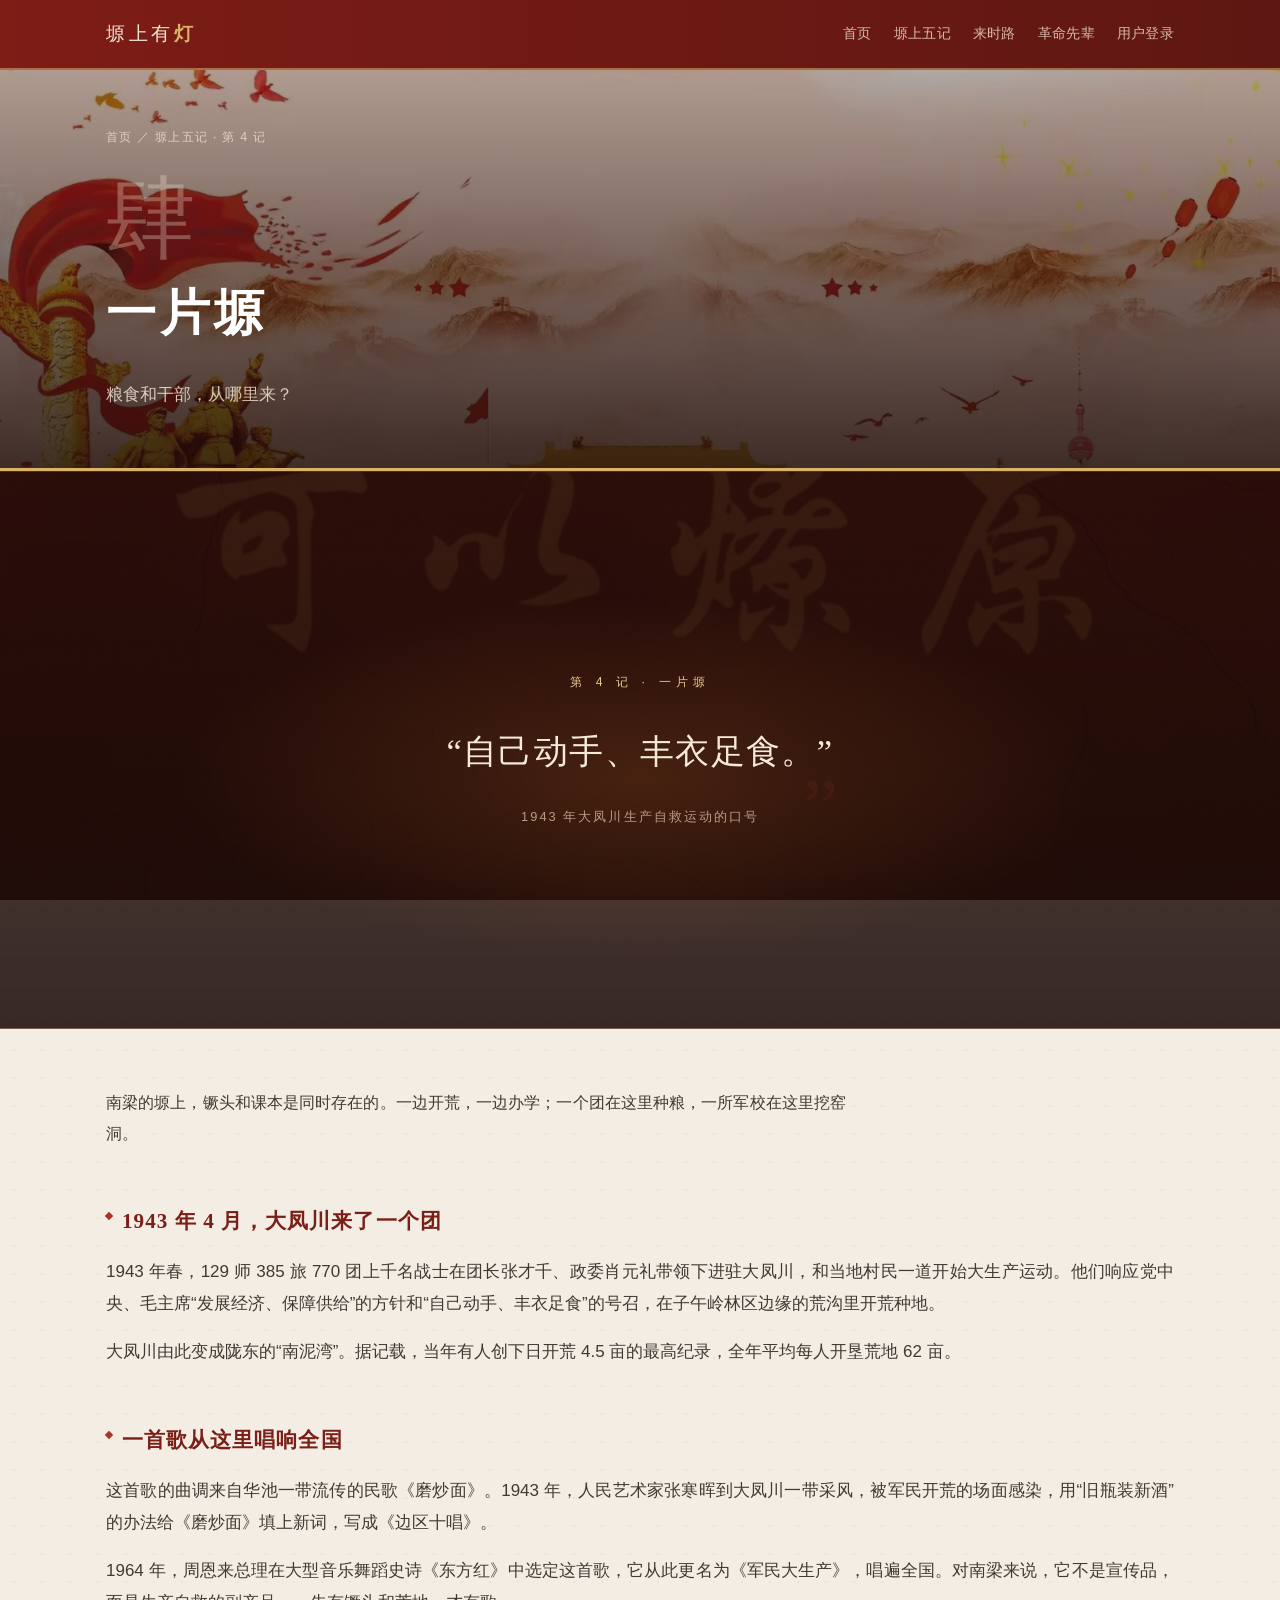
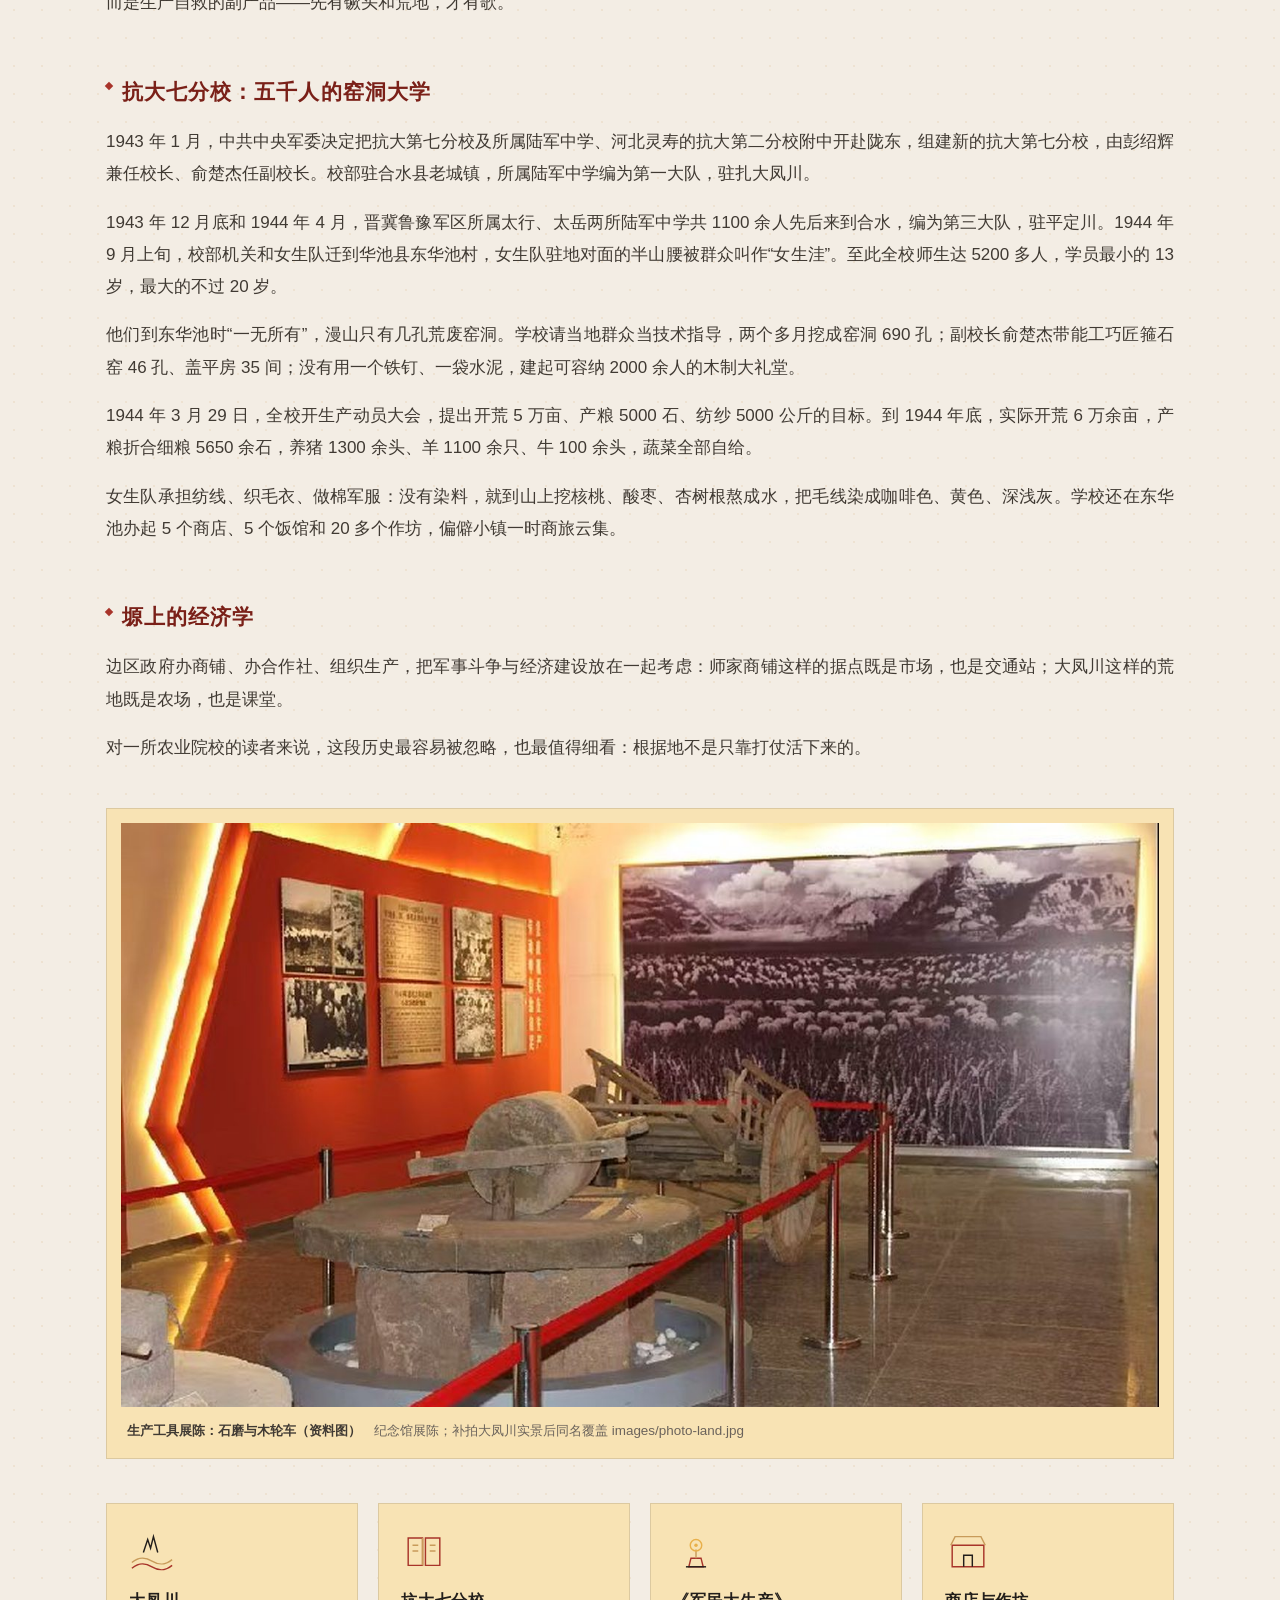
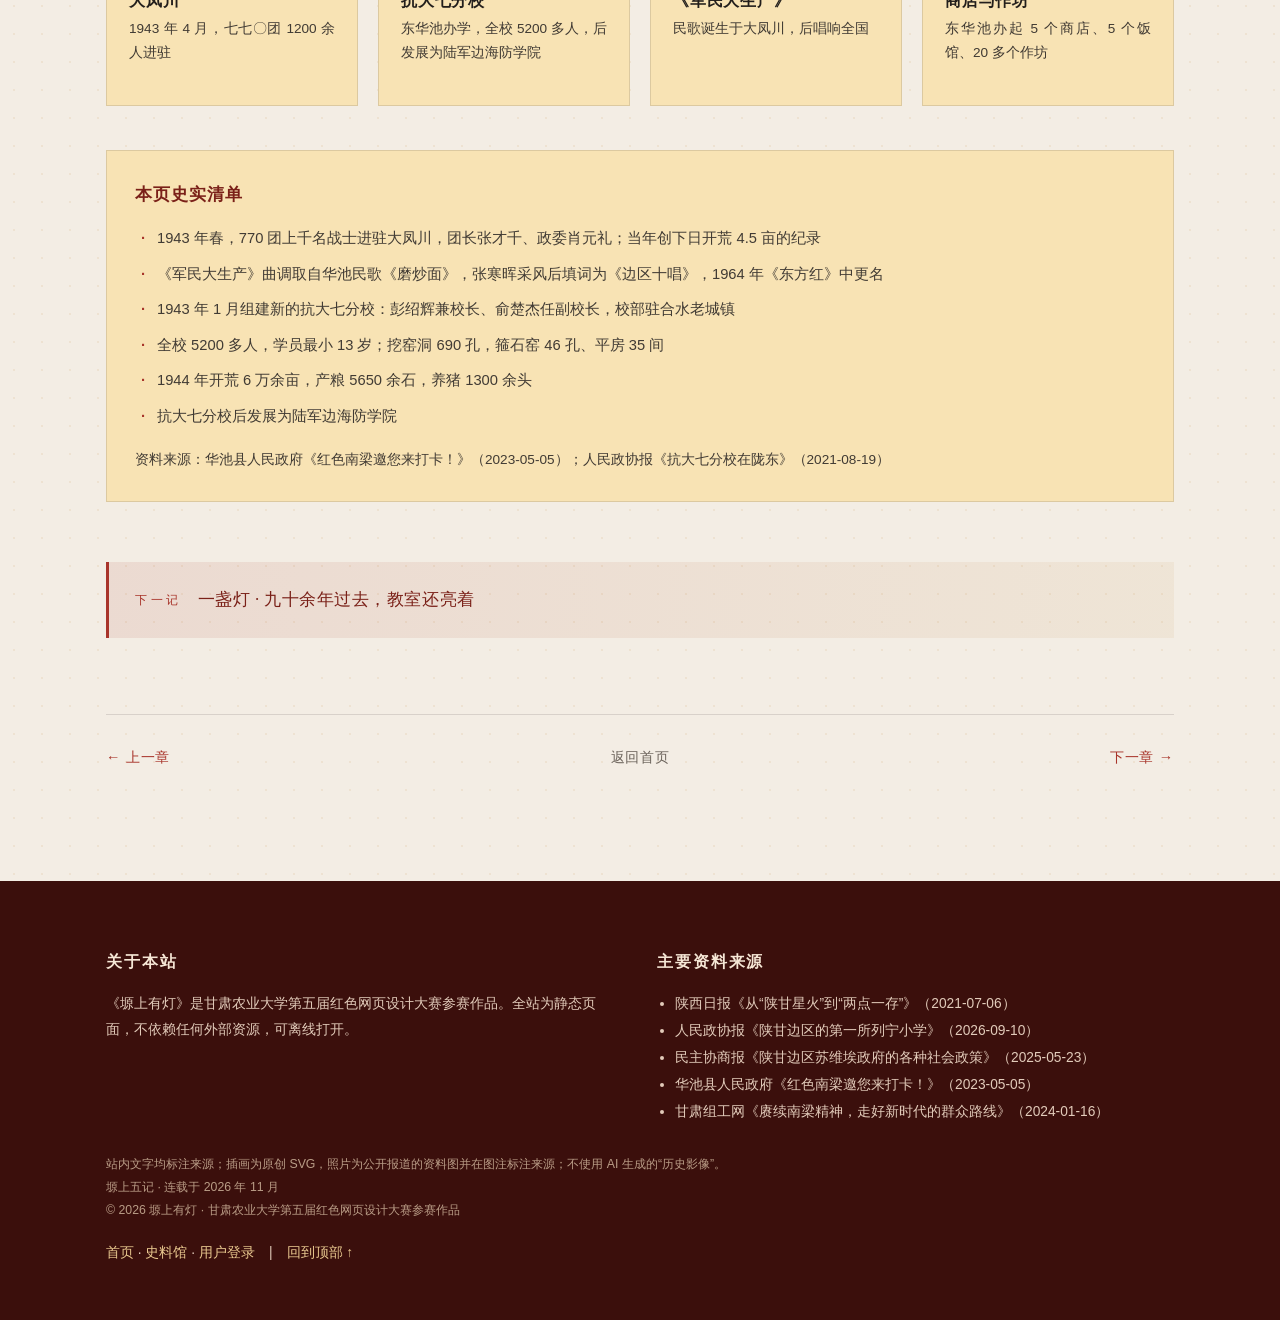
<file: pages/land.html>
<!DOCTYPE html>
<html lang="zh-CN">
<head>
<meta charset="utf-8">
<meta name="viewport" content="width=device-width,initial-scale=1">
<title>肆 一片塬 · 塬上有灯</title>
<meta name="description" content="南梁，一个根据地的日常（1934—1935）">
<link rel="icon" href="data:image/svg+xml,%3Csvg xmlns='http://www.w3.org/2000/svg' viewBox='0 0 64 64'%3E%3Crect width='64' height='64' fill='%23221E1B'/%3E%3Ccircle cx='32' cy='30' r='12' fill='%23E8B04B'/%3E%3C/svg%3E">
<link rel="stylesheet" href="../css/style.css">
<script>document.documentElement.className+=' js';</script>
</head>
<body>
<a class="skip" href="#main">跳到正文</a>
<div class="progress" id="progress"></div>
<header class="site-head">
  <div class="wrap">
    <a class="brand" href="../index.html">塬上有<b>灯</b></a>
    <div class="head-right">
      <nav class="nav" aria-label="主导航">
        <a href="../index.html">首页</a>
      <a href="../index.html#chapters">塬上五记</a>
      <a href="../timeline.html">来时路</a>
      <a href="../people.html">革命先辈</a>
      <a href="../about.html">用户登录</a>
      </nav>
    </div>
  </div>
</header>
<main id="main">

<div class="banner banner--ch4">
  <div class="wrap">
    <p class="crumb"><a href="../index.html">首页</a> ／ 塬上五记 · 第 4 记</p>
    <p class="chap-no">肆</p>
    <h1>一片塬</h1>
    <p class="q">粮食和干部，从哪里来？</p>
  </div>
</div>

<section class="inter inter--quote">
  <div>
    <p class="chap-label">第 4 记 · 一片塬</p>
    <blockquote class="bigquote">“自己动手、丰衣足食。”<cite>1943 年大凤川生产自救运动的口号</cite></blockquote>
  </div>
</section>

<section class="block" style="padding-top:58px">
  <div class="wrap chap-body">
    <p class="lead-2" style="font-size:1.03rem">南梁的塬上，镢头和课本是同时存在的。一边开荒，一边办学；一个团在这里种粮，一所军校在这里挖窑洞。</p>

    <h2>1943 年 4 月，大凤川来了一个团</h2>
    <p>1943 年春，129 师 385 旅 770 团上千名战士在团长张才千、政委肖元礼带领下进驻大凤川，和当地村民一道开始大生产运动。他们响应党中央、毛主席“发展经济、保障供给”的方针和“自己动手、丰衣足食”的号召，在子午岭林区边缘的荒沟里开荒种地。</p>
    <p>大凤川由此变成陇东的“南泥湾”。据记载，当年有人创下日开荒 4.5 亩的最高纪录，全年平均每人开垦荒地 62 亩。</p>
    <h2>一首歌从这里唱响全国</h2>
    <p>这首歌的曲调来自华池一带流传的民歌《磨炒面》。1943 年，人民艺术家张寒晖到大凤川一带采风，被军民开荒的场面感染，用“旧瓶装新酒”的办法给《磨炒面》填上新词，写成《边区十唱》。</p>
    <p>1964 年，周恩来总理在大型音乐舞蹈史诗《东方红》中选定这首歌，它从此更名为《军民大生产》，唱遍全国。对南梁来说，它不是宣传品，而是生产自救的副产品——先有镢头和荒地，才有歌。</p>
    <h2>抗大七分校：五千人的窑洞大学</h2>
    <p>1943 年 1 月，中共中央军委决定把抗大第七分校及所属陆军中学、河北灵寿的抗大第二分校附中开赴陇东，组建新的抗大第七分校，由彭绍辉兼任校长、俞楚杰任副校长。校部驻合水县老城镇，所属陆军中学编为第一大队，驻扎大凤川。</p>
    <p>1943 年 12 月底和 1944 年 4 月，晋冀鲁豫军区所属太行、太岳两所陆军中学共 1100 余人先后来到合水，编为第三大队，驻平定川。1944 年 9 月上旬，校部机关和女生队迁到华池县东华池村，女生队驻地对面的半山腰被群众叫作“女生洼”。至此全校师生达 5200 多人，学员最小的 13 岁，最大的不过 20 岁。</p>
    <p>他们到东华池时“一无所有”，漫山只有几孔荒废窑洞。学校请当地群众当技术指导，两个多月挖成窑洞 690 孔；副校长俞楚杰带能工巧匠箍石窑 46 孔、盖平房 35 间；没有用一个铁钉、一袋水泥，建起可容纳 2000 余人的木制大礼堂。</p>
    <p>1944 年 3 月 29 日，全校开生产动员大会，提出开荒 5 万亩、产粮 5000 石、纺纱 5000 公斤的目标。到 1944 年底，实际开荒 6 万余亩，产粮折合细粮 5650 余石，养猪 1300 余头、羊 1100 余只、牛 100 余头，蔬菜全部自给。</p>
    <p>女生队承担纺线、织毛衣、做棉军服：没有染料，就到山上挖核桃、酸枣、杏树根熬成水，把毛线染成咖啡色、黄色、深浅灰。学校还在东华池办起 5 个商店、5 个饭馆和 20 多个作坊，偏僻小镇一时商旅云集。</p>
    <h2>塬上的经济学</h2>
    <p>边区政府办商铺、办合作社、组织生产，把军事斗争与经济建设放在一起考虑：师家商铺这样的据点既是市场，也是交通站；大凤川这样的荒地既是农场，也是课堂。</p>
    <p>对一所农业院校的读者来说，这段历史最容易被忽略，也最值得细看：根据地不是只靠打仗活下来的。</p>
    <figure class="photo reveal">
      <img src="../images/photo-land.jpg" alt="生产工具展陈：石磨与木轮车（资料图）" onload="this.parentNode.classList.add('hasimg')" onerror="this.parentNode.classList.add('noimg')">
      <div class="ph"><div><b>实地照片位</b>把在南梁拍的照片放进 images/ 目录，按图注里的文件名命名，刷新即可显示；未补拍时保留此占位，不冒充历史照片。</div></div>
      <figcaption><b>生产工具展陈：石磨与木轮车（资料图）</b>　纪念馆展陈；补拍大凤川实景后同名覆盖 images/photo-land.jpg</figcaption>
    </figure>
<div class="artifacts reveal">
<div class="artifact"><img class="ico" src="../images/ico-field.svg" width="46" height="46" alt="大凤川（示意图）"><div><h4>大凤川</h4><p>1943 年 4 月，七七〇团 1200 余人进驻</p></div></div>
<div class="artifact"><img class="ico" src="../images/ico-book.svg" width="46" height="46" alt="抗大七分校（示意图）"><div><h4>抗大七分校</h4><p>东华池办学，全校 5200 多人，后发展为陆军边海防学院</p></div></div>
<div class="artifact"><img class="ico" src="../images/ico-lamp.svg" width="46" height="46" alt="《军民大生产》（示意图）"><div><h4>《军民大生产》</h4><p>民歌诞生于大凤川，后唱响全国</p></div></div>
<div class="artifact"><img class="ico" src="../images/ico-shop.svg" width="46" height="46" alt="商店与作坊（示意图）"><div><h4>商店与作坊</h4><p>东华池办起 5 个商店、5 个饭馆、20 多个作坊</p></div></div>
</div>
    <div class="panel">
      <h3>本页史实清单</h3>
      <ul class="facts">
        <li>1943 年春，770 团上千名战士进驻大凤川，团长张才千、政委肖元礼；当年创下日开荒 4.5 亩的纪录</li>
        <li>《军民大生产》曲调取自华池民歌《磨炒面》，张寒晖采风后填词为《边区十唱》，1964 年《东方红》中更名</li>
        <li>1943 年 1 月组建新的抗大七分校：彭绍辉兼校长、俞楚杰任副校长，校部驻合水老城镇</li>
        <li>全校 5200 多人，学员最小 13 岁；挖窑洞 690 孔，箍石窑 46 孔、平房 35 间</li>
        <li>1944 年开荒 6 万余亩，产粮 5650 余石，养猪 1300 余头</li>
        <li>抗大七分校后发展为陆军边海防学院</li>
      </ul>
      <p class="small" style="margin:18px 0 0">资料来源：华池县人民政府《红色南梁邀您来打卡！》（2023-05-05）；人民政协报《抗大七分校在陇东》（2021-08-19）</p>
    </div>
    <div class="nextup">
      <span class="lb">下一记</span>
      <a href="./today.html">一盏灯 · 九十余年过去，教室还亮着</a>
    </div>
    <nav class="pager" aria-label="章节翻页">
      <span><a data-prev href="./route.html">← 上一章</a></span>
      <span class="mid"><a href="../index.html">返回首页</a></span>
      <span><a data-next href="./today.html">下一章 →</a></span>
    </nav>
  </div>
</section>
</main>
<footer class="site-foot">
  <div class="wrap">
    <div class="row">
      <div>
        <h3>关于本站</h3>
        <p>《塬上有灯》是甘肃农业大学第五届红色网页设计大赛参赛作品。全站为静态页面，不依赖任何外部资源，可离线打开。</p>
      </div>
      <div>
        <h3>主要资料来源</h3>
        <ul>
          <li>陕西日报《从“陕甘星火”到“两点一存”》（2021-07-06）</li>
          <li>人民政协报《陕甘边区的第一所列宁小学》（2026-09-10）</li>
          <li>民主协商报《陕甘边区苏维埃政府的各种社会政策》（2025-05-23）</li>
          <li>华池县人民政府《红色南梁邀您来打卡！》（2023-05-05）</li>
          <li>甘肃组工网《赓续南梁精神，走好新时代的群众路线》（2024-01-16）</li>
        </ul>
      </div>
    </div>
    <p class="fine">站内文字均标注来源；插画为原创 SVG，照片为公开报道的资料图并在图注标注来源；不使用 AI 生成的“历史影像”。<br>
    塬上五记 · 连载于 2026 年 11 月<br>
    © 2026 塬上有灯 · 甘肃农业大学第五届红色网页设计大赛参赛作品</p>
    <p class="top"><a href="../index.html">首页</a> · <a href="../archive.html">史料馆</a> · <a href="../about.html">用户登录</a>　|　<a href="#main">回到顶部 ↑</a></p>
  </div>
</footer>
<div class="modal" id="loginModal" hidden>
  <div class="modal-card" role="dialog" aria-modal="true" aria-labelledby="loginTitle">
    <button class="modal-x" id="loginClose" type="button" aria-label="关闭">×</button>
    <p class="eyebrow">访客登录</p>
    <h2 id="loginTitle">登录后可以留言</h2>
    <p class="small" id="loginHint">演示模式：昵称只保存在本机浏览器，不会上传服务器。</p>
    <form id="loginForm" class="login-form">
      <label>昵称<input name="name" required maxlength="12" placeholder="如：南梁访客" autocomplete="nickname"></label>
      <label>邮箱（选填）<input name="email" type="email" placeholder="不会公开" autocomplete="email"></label>
      <button class="btn primary" type="submit">登录</button>
    </form>
    <div id="loginDone" hidden>
      <p class="small" id="loginWho"></p>
      <button class="btn" id="logoutBtn" type="button">退出登录</button>
    </div>
  </div>
</div>
<a class="totop" id="totop" href="#main" aria-label="回到顶部">↑</a>
<script src="../js/main.js"></script>
</body>
</html>
</file>
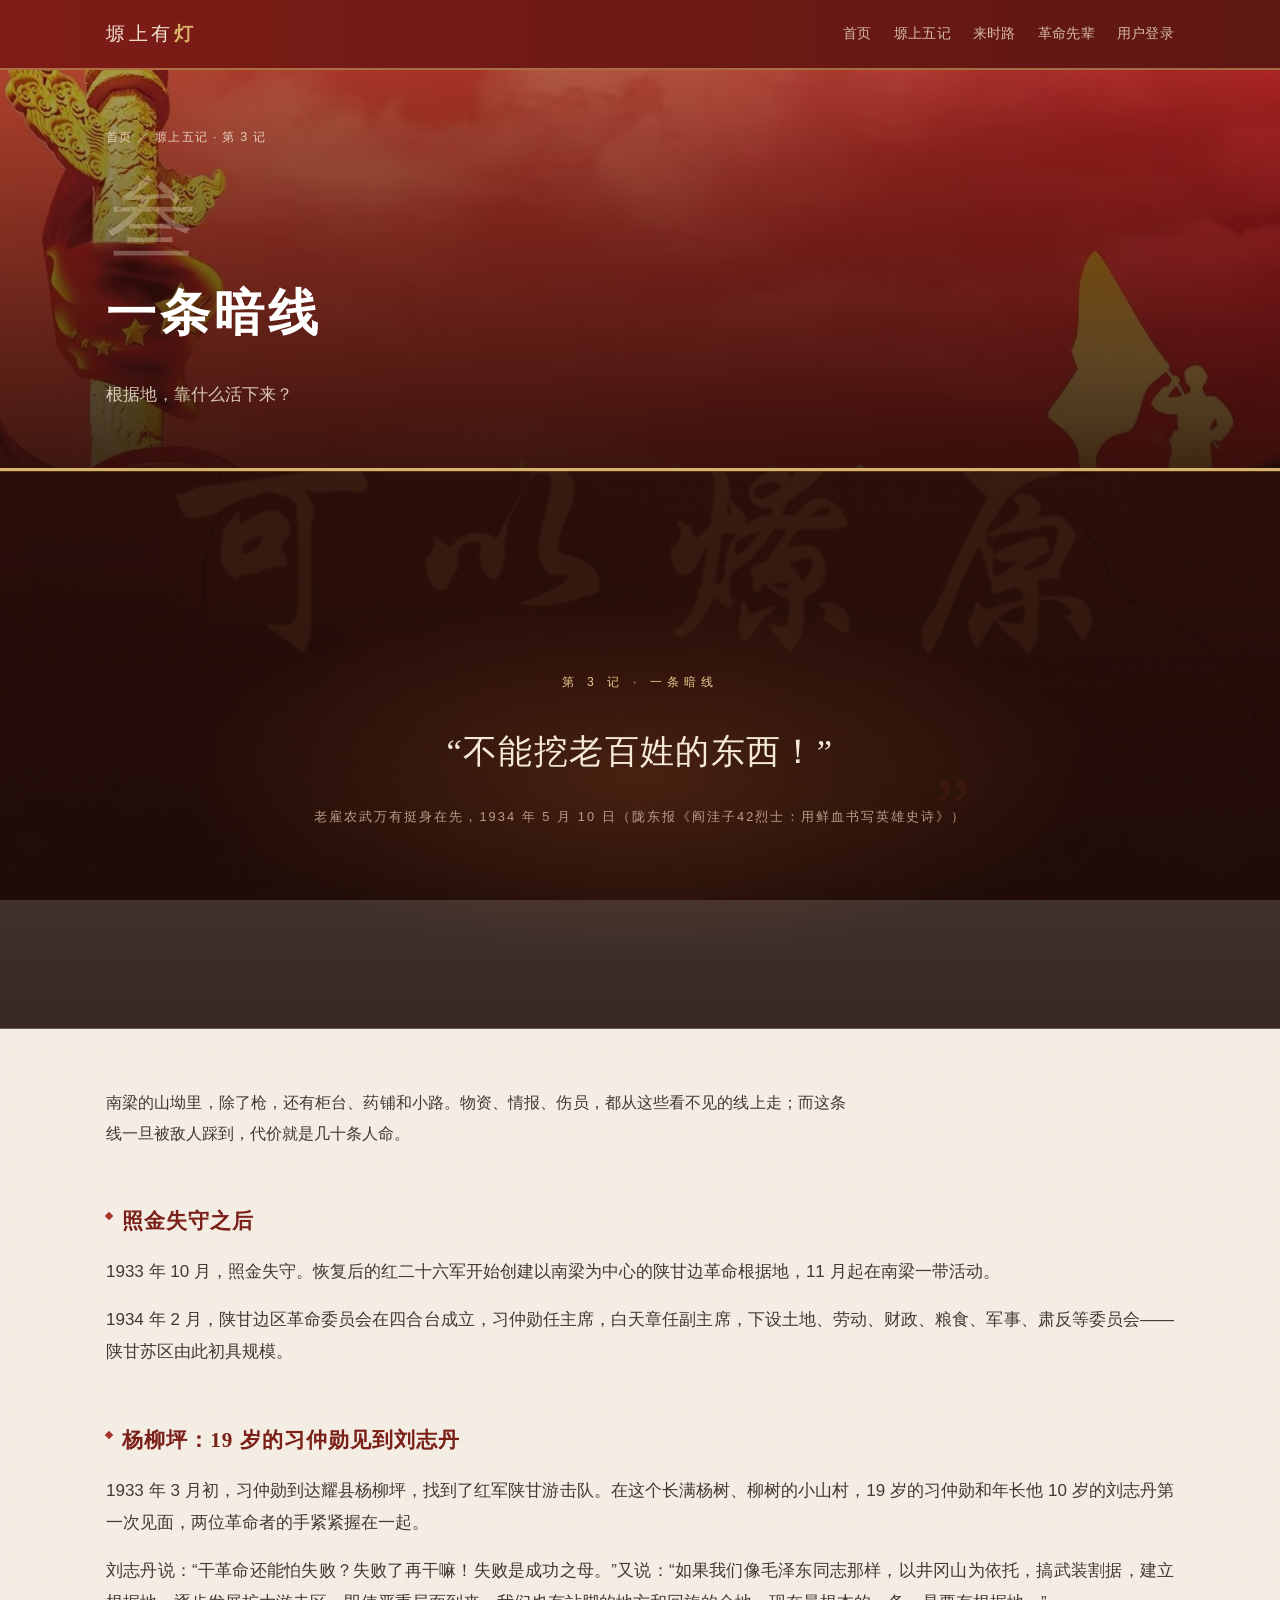
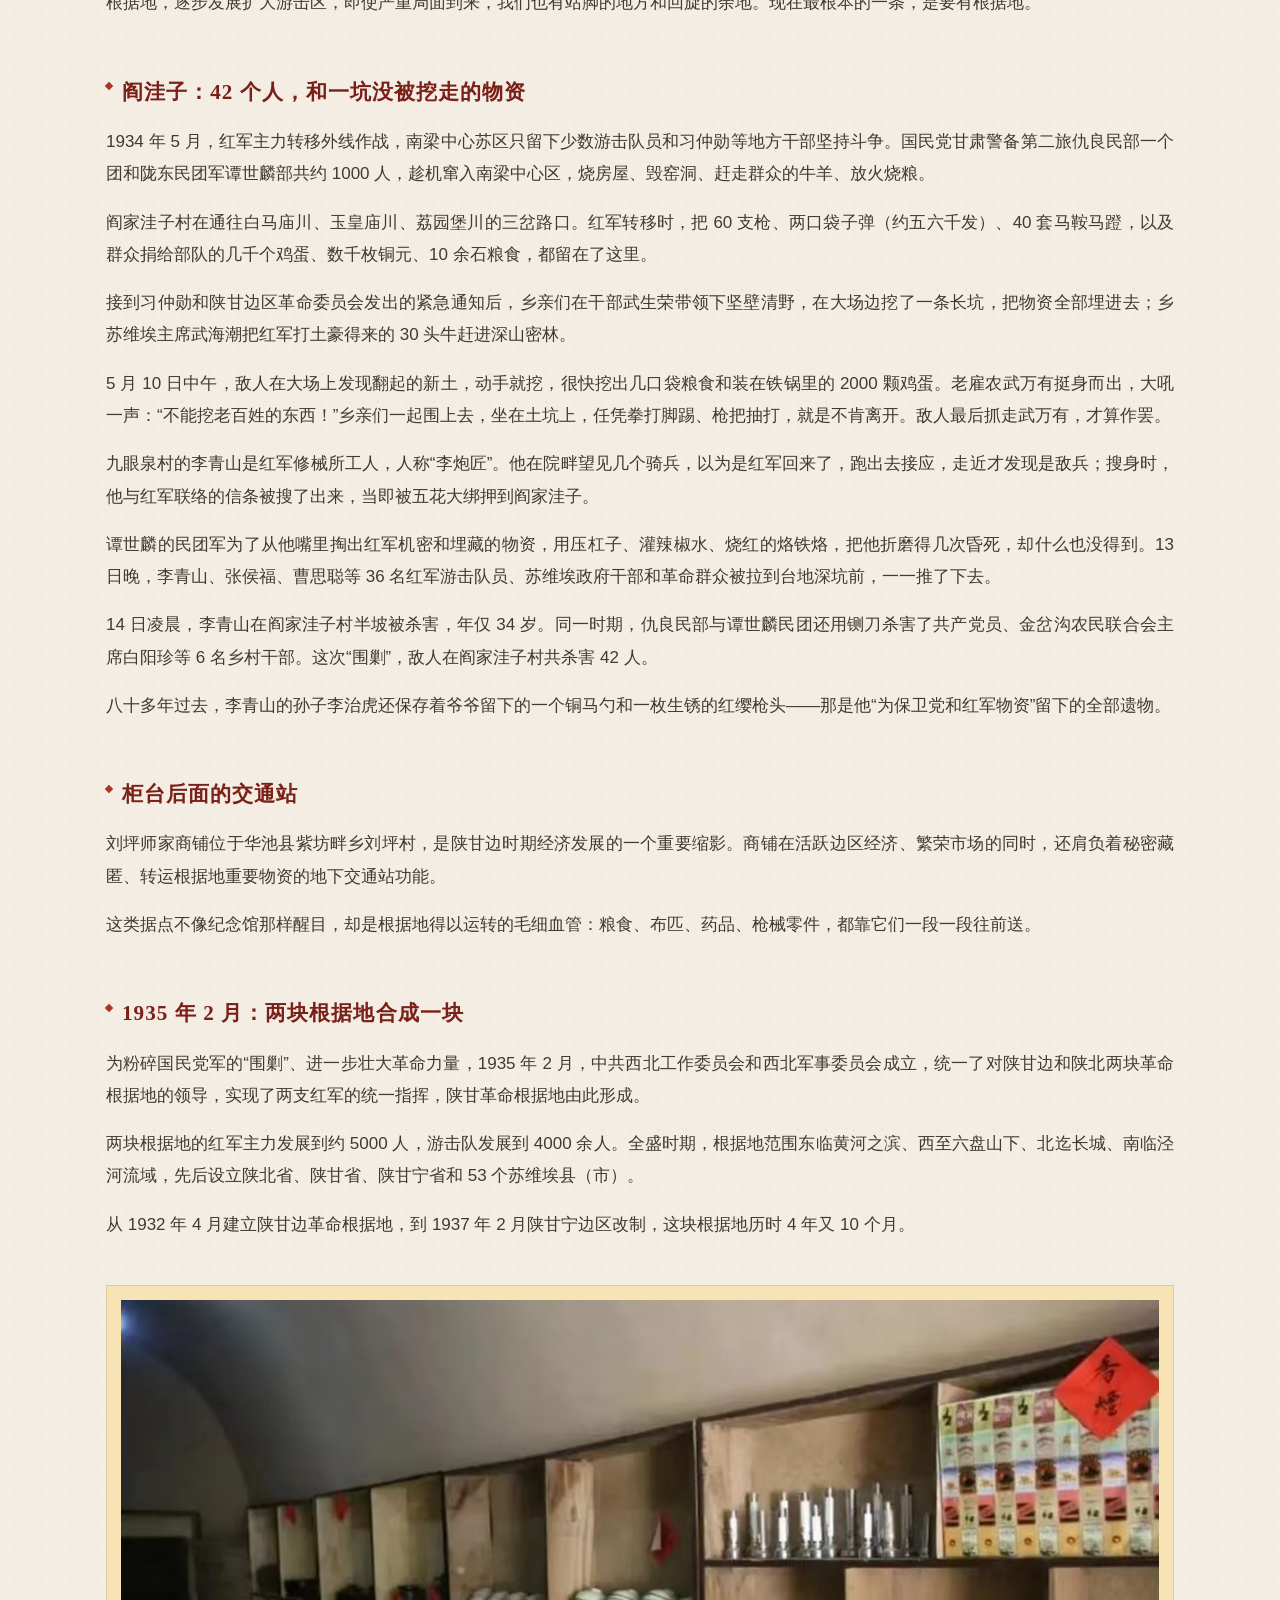
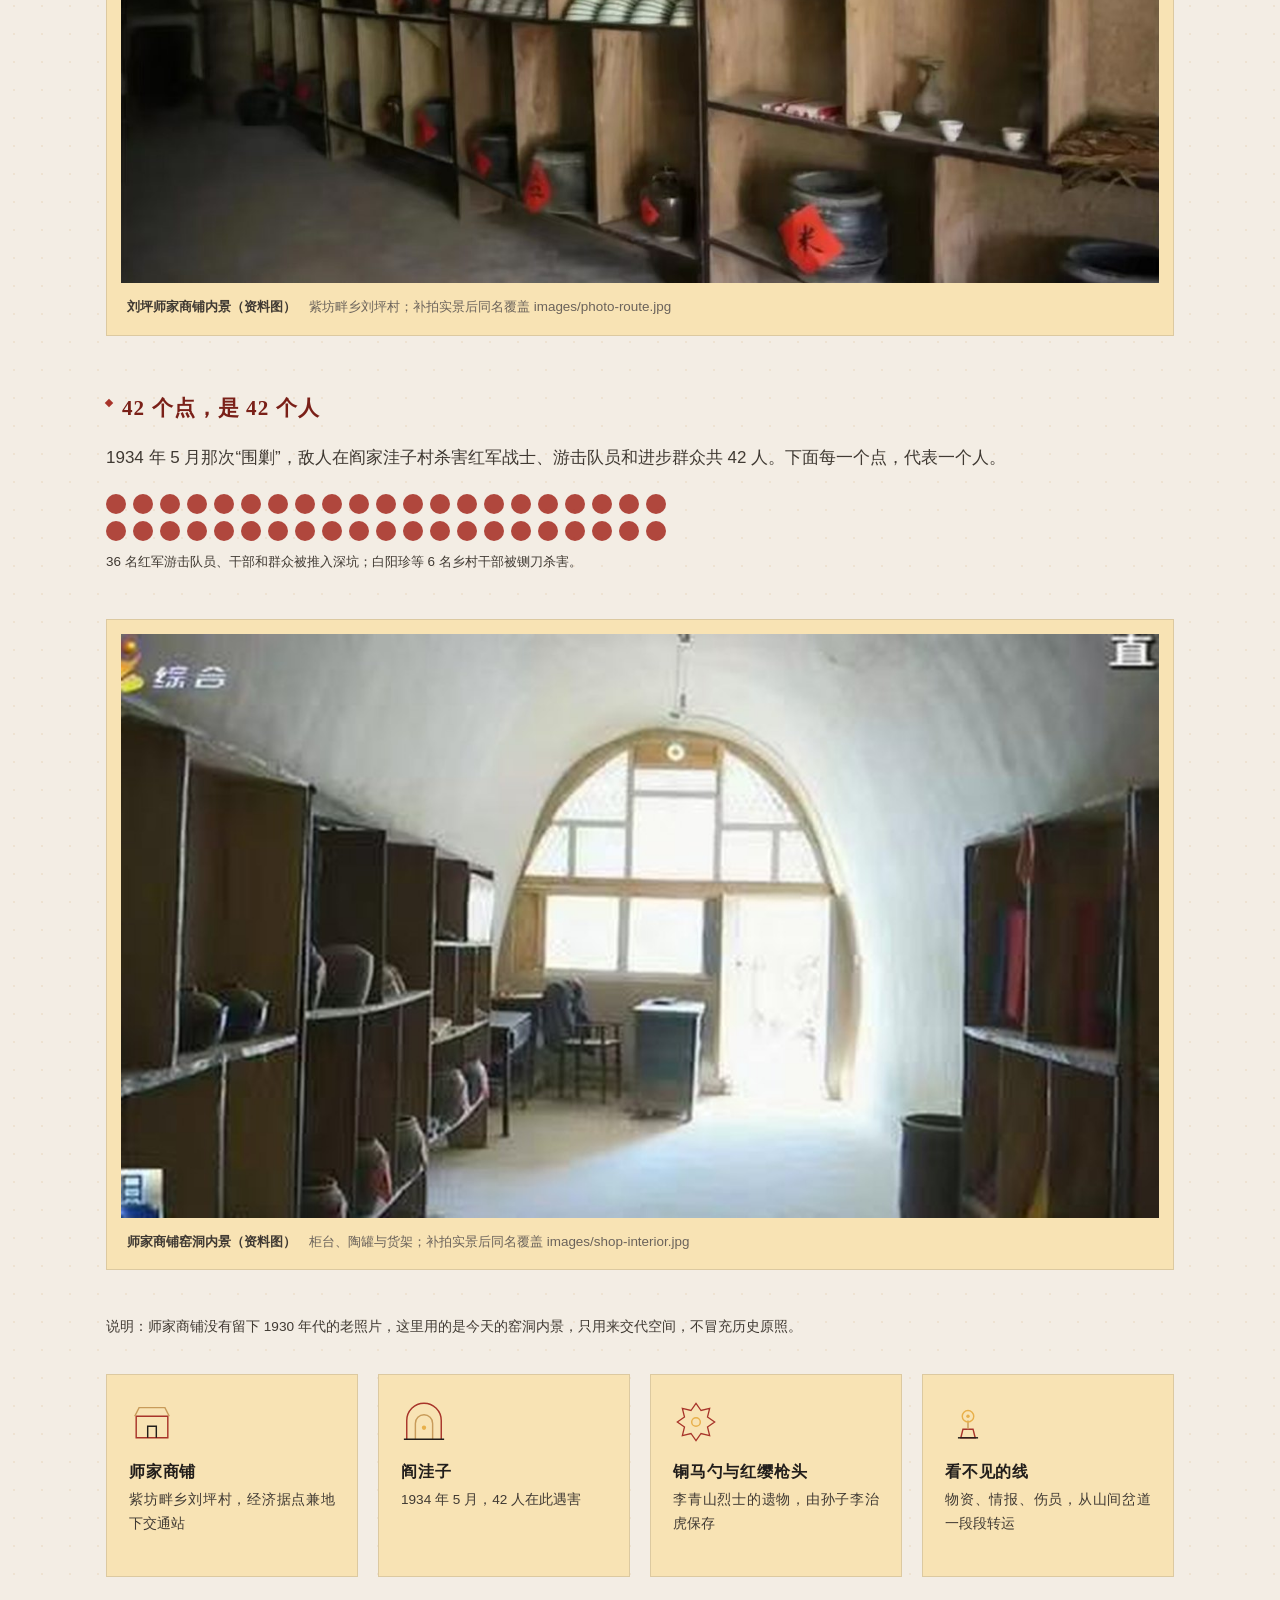
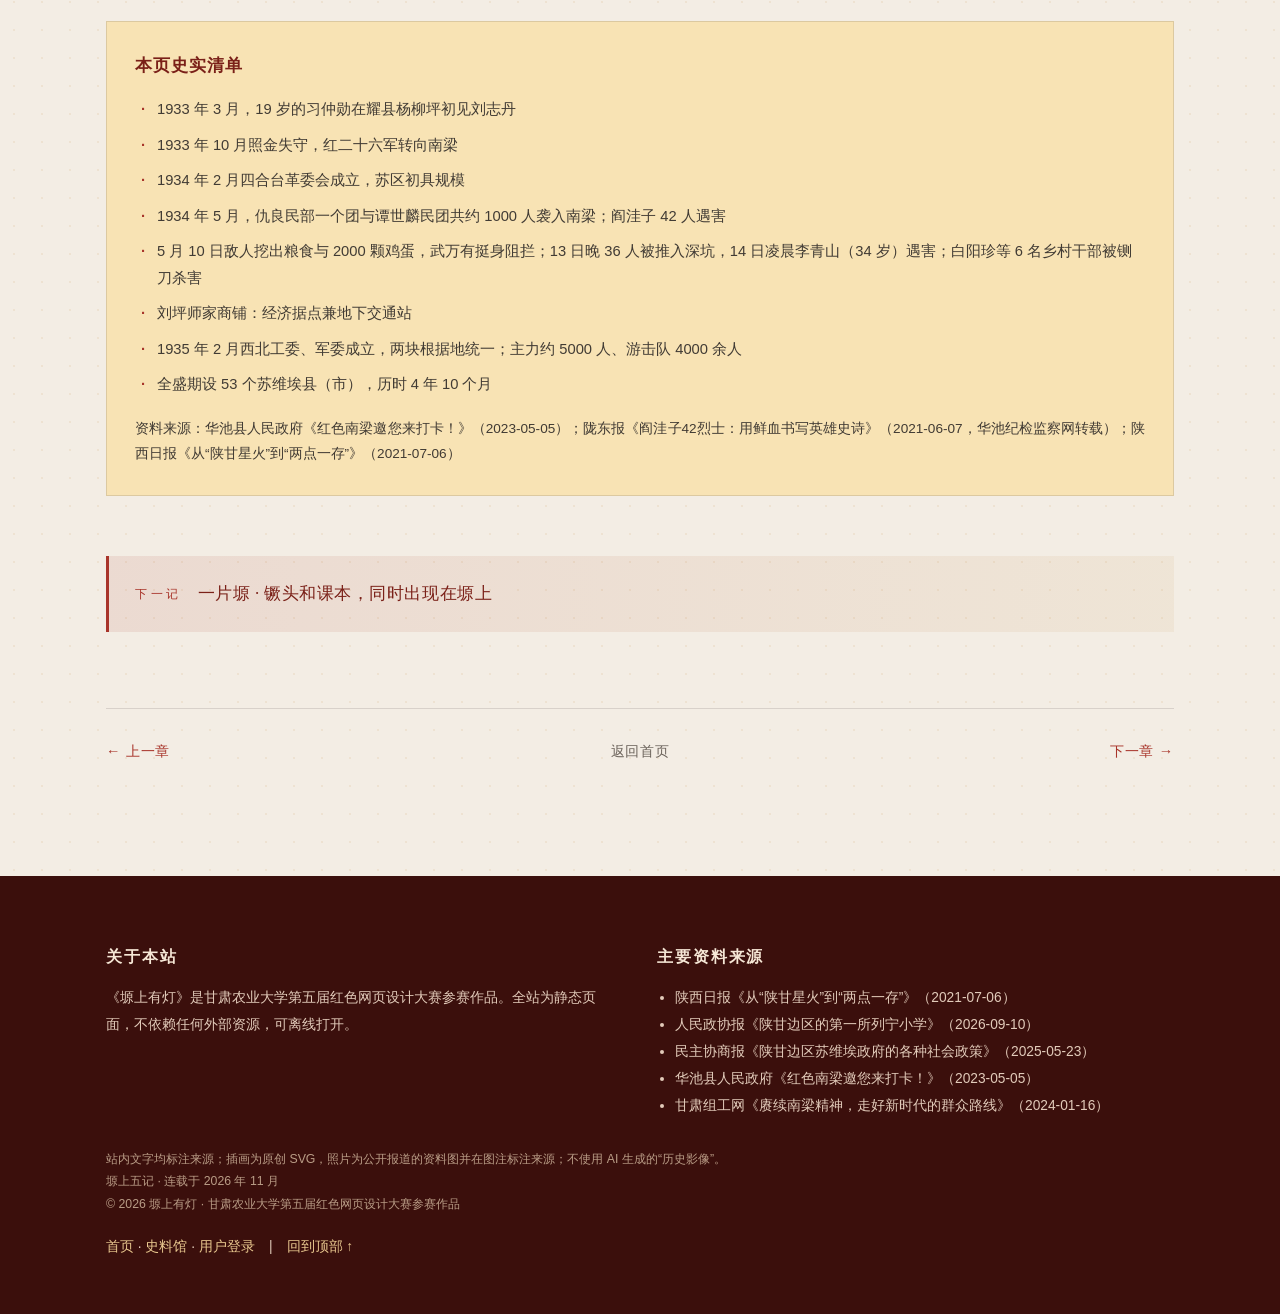
<file: pages/route.html>
<!DOCTYPE html>
<html lang="zh-CN">
<head>
<meta charset="utf-8">
<meta name="viewport" content="width=device-width,initial-scale=1">
<title>叁 一条暗线 · 塬上有灯</title>
<meta name="description" content="南梁，一个根据地的日常（1934—1935）">
<link rel="icon" href="data:image/svg+xml,%3Csvg xmlns='http://www.w3.org/2000/svg' viewBox='0 0 64 64'%3E%3Crect width='64' height='64' fill='%23221E1B'/%3E%3Ccircle cx='32' cy='30' r='12' fill='%23E8B04B'/%3E%3C/svg%3E">
<link rel="stylesheet" href="../css/style.css">
<script>document.documentElement.className+=' js';</script>
</head>
<body>
<a class="skip" href="#main">跳到正文</a>
<div class="progress" id="progress"></div>
<header class="site-head">
  <div class="wrap">
    <a class="brand" href="../index.html">塬上有<b>灯</b></a>
    <div class="head-right">
      <nav class="nav" aria-label="主导航">
        <a href="../index.html">首页</a>
      <a href="../index.html#chapters">塬上五记</a>
      <a href="../timeline.html">来时路</a>
      <a href="../people.html">革命先辈</a>
      <a href="../about.html">用户登录</a>
      </nav>
    </div>
  </div>
</header>
<main id="main">

<div class="banner banner--ch3">
  <div class="wrap">
    <p class="crumb"><a href="../index.html">首页</a> ／ 塬上五记 · 第 3 记</p>
    <p class="chap-no">叁</p>
    <h1>一条暗线</h1>
    <p class="q">根据地，靠什么活下来？</p>
  </div>
</div>

<section class="inter inter--quote">
  <div>
    <p class="chap-label">第 3 记 · 一条暗线</p>
    <blockquote class="bigquote">“不能挖老百姓的东西！”<cite>老雇农武万有挺身在先，1934 年 5 月 10 日（陇东报《阎洼子42烈士：用鲜血书写英雄史诗》）</cite></blockquote>
  </div>
</section>

<section class="block" style="padding-top:58px">
  <div class="wrap chap-body">
    <p class="lead-2" style="font-size:1.03rem">南梁的山坳里，除了枪，还有柜台、药铺和小路。物资、情报、伤员，都从这些看不见的线上走；而这条线一旦被敌人踩到，代价就是几十条人命。</p>

    <h2>照金失守之后</h2>
    <p>1933 年 10 月，照金失守。恢复后的红二十六军开始创建以南梁为中心的陕甘边革命根据地，11 月起在南梁一带活动。</p>
    <p>1934 年 2 月，陕甘边区革命委员会在四合台成立，习仲勋任主席，白天章任副主席，下设土地、劳动、财政、粮食、军事、肃反等委员会——陕甘苏区由此初具规模。</p>
    <h2>杨柳坪：19 岁的习仲勋见到刘志丹</h2>
    <p>1933 年 3 月初，习仲勋到达耀县杨柳坪，找到了红军陕甘游击队。在这个长满杨树、柳树的小山村，19 岁的习仲勋和年长他 10 岁的刘志丹第一次见面，两位革命者的手紧紧握在一起。</p>
    <p>刘志丹说：“干革命还能怕失败？失败了再干嘛！失败是成功之母。”又说：“如果我们像毛泽东同志那样，以井冈山为依托，搞武装割据，建立根据地，逐步发展扩大游击区，即使严重局面到来，我们也有站脚的地方和回旋的余地。现在最根本的一条，是要有根据地。”</p>
    <h2>阎洼子：42 个人，和一坑没被挖走的物资</h2>
    <p>1934 年 5 月，红军主力转移外线作战，南梁中心苏区只留下少数游击队员和习仲勋等地方干部坚持斗争。国民党甘肃警备第二旅仇良民部一个团和陇东民团军谭世麟部共约 1000 人，趁机窜入南梁中心区，烧房屋、毁窑洞、赶走群众的牛羊、放火烧粮。</p>
    <p>阎家洼子村在通往白马庙川、玉皇庙川、荔园堡川的三岔路口。红军转移时，把 60 支枪、两口袋子弹（约五六千发）、40 套马鞍马蹬，以及群众捐给部队的几千个鸡蛋、数千枚铜元、10 余石粮食，都留在了这里。</p>
    <p>接到习仲勋和陕甘边区革命委员会发出的紧急通知后，乡亲们在干部武生荣带领下坚壁清野，在大场边挖了一条长坑，把物资全部埋进去；乡苏维埃主席武海潮把红军打土豪得来的 30 头牛赶进深山密林。</p>
    <p>5 月 10 日中午，敌人在大场上发现翻起的新土，动手就挖，很快挖出几口袋粮食和装在铁锅里的 2000 颗鸡蛋。老雇农武万有挺身而出，大吼一声：“不能挖老百姓的东西！”乡亲们一起围上去，坐在土坑上，任凭拳打脚踢、枪把抽打，就是不肯离开。敌人最后抓走武万有，才算作罢。</p>
    <p>九眼泉村的李青山是红军修械所工人，人称“李炮匠”。他在院畔望见几个骑兵，以为是红军回来了，跑出去接应，走近才发现是敌兵；搜身时，他与红军联络的信条被搜了出来，当即被五花大绑押到阎家洼子。</p>
    <p>谭世麟的民团军为了从他嘴里掏出红军机密和埋藏的物资，用压杠子、灌辣椒水、烧红的烙铁烙，把他折磨得几次昏死，却什么也没得到。13 日晚，李青山、张侯福、曹思聪等 36 名红军游击队员、苏维埃政府干部和革命群众被拉到台地深坑前，一一推了下去。</p>
    <p>14 日凌晨，李青山在阎家洼子村半坡被杀害，年仅 34 岁。同一时期，仇良民部与谭世麟民团还用铡刀杀害了共产党员、金岔沟农民联合会主席白阳珍等 6 名乡村干部。这次“围剿”，敌人在阎家洼子村共杀害 42 人。</p>
    <p>八十多年过去，李青山的孙子李治虎还保存着爷爷留下的一个铜马勺和一枚生锈的红缨枪头——那是他“为保卫党和红军物资”留下的全部遗物。</p>
    <h2>柜台后面的交通站</h2>
    <p>刘坪师家商铺位于华池县紫坊畔乡刘坪村，是陕甘边时期经济发展的一个重要缩影。商铺在活跃边区经济、繁荣市场的同时，还肩负着秘密藏匿、转运根据地重要物资的地下交通站功能。</p>
    <p>这类据点不像纪念馆那样醒目，却是根据地得以运转的毛细血管：粮食、布匹、药品、枪械零件，都靠它们一段一段往前送。</p>
    <h2>1935 年 2 月：两块根据地合成一块</h2>
    <p>为粉碎国民党军的“围剿”、进一步壮大革命力量，1935 年 2 月，中共西北工作委员会和西北军事委员会成立，统一了对陕甘边和陕北两块革命根据地的领导，实现了两支红军的统一指挥，陕甘革命根据地由此形成。</p>
    <p>两块根据地的红军主力发展到约 5000 人，游击队发展到 4000 余人。全盛时期，根据地范围东临黄河之滨、西至六盘山下、北迄长城、南临泾河流域，先后设立陕北省、陕甘省、陕甘宁省和 53 个苏维埃县（市）。</p>
    <p>从 1932 年 4 月建立陕甘边革命根据地，到 1937 年 2 月陕甘宁边区改制，这块根据地历时 4 年又 10 个月。</p>
    <figure class="photo reveal">
      <img src="../images/photo-route.jpg" alt="刘坪师家商铺内景（资料图）" onload="this.parentNode.classList.add('hasimg')" onerror="this.parentNode.classList.add('noimg')">
      <div class="ph"><div><b>实地照片位</b>把在南梁拍的照片放进 images/ 目录，按图注里的文件名命名，刷新即可显示；未补拍时保留此占位，不冒充历史照片。</div></div>
      <figcaption><b>刘坪师家商铺内景（资料图）</b>　紫坊畔乡刘坪村；补拍实景后同名覆盖 images/photo-route.jpg</figcaption>
    </figure>

    <h2>42 个点，是 42 个人</h2>
    <p>1934 年 5 月那次“围剿”，敌人在阎家洼子村杀害红军战士、游击队员和进步群众共 42 人。下面每一个点，代表一个人。</p>
    <div class="dots" role="img" aria-label="42 个点，代表 42 位遇难者"><i></i><i></i><i></i><i></i><i></i><i></i><i></i><i></i><i></i><i></i><i></i><i></i><i></i><i></i><i></i><i></i><i></i><i></i><i></i><i></i><i></i><i></i><i></i><i></i><i></i><i></i><i></i><i></i><i></i><i></i><i></i><i></i><i></i><i></i><i></i><i></i><i></i><i></i><i></i><i></i><i></i><i></i></div>
    <p class="dots-cap">36 名红军游击队员、干部和群众被推入深坑；白阳珍等 6 名乡村干部被铡刀杀害。</p>
    <figure class="photo">
      <img src="../images/shop-interior.jpg" alt="师家商铺窑洞内景（资料图）">
      <figcaption><b>师家商铺窑洞内景（资料图）</b>　柜台、陶罐与货架；补拍实景后同名覆盖 images/shop-interior.jpg</figcaption>
    </figure>
    <p class="small">说明：师家商铺没有留下 1930 年代的老照片，这里用的是今天的窑洞内景，只用来交代空间，不冒充历史原照。</p>
 
<div class="artifacts reveal">
<div class="artifact"><img class="ico" src="../images/ico-shop.svg" width="46" height="46" alt="师家商铺（示意图）"><div><h4>师家商铺</h4><p>紫坊畔乡刘坪村，经济据点兼地下交通站</p></div></div>
<div class="artifact"><img class="ico" src="../images/ico-cave.svg" width="46" height="46" alt="阎洼子（示意图）"><div><h4>阎洼子</h4><p>1934 年 5 月，42 人在此遇害</p></div></div>
<div class="artifact"><img class="ico" src="../images/ico-papercut.svg" width="46" height="46" alt="铜马勺与红缨枪头（示意图）"><div><h4>铜马勺与红缨枪头</h4><p>李青山烈士的遗物，由孙子李治虎保存</p></div></div>
<div class="artifact"><img class="ico" src="../images/ico-lamp.svg" width="46" height="46" alt="看不见的线（示意图）"><div><h4>看不见的线</h4><p>物资、情报、伤员，从山间岔道一段段转运</p></div></div>
</div>
    <div class="panel">
      <h3>本页史实清单</h3>
      <ul class="facts">
        <li>1933 年 3 月，19 岁的习仲勋在耀县杨柳坪初见刘志丹</li>
        <li>1933 年 10 月照金失守，红二十六军转向南梁</li>
        <li>1934 年 2 月四合台革委会成立，苏区初具规模</li>
        <li>1934 年 5 月，仇良民部一个团与谭世麟民团共约 1000 人袭入南梁；阎洼子 42 人遇害</li>
        <li>5 月 10 日敌人挖出粮食与 2000 颗鸡蛋，武万有挺身阻拦；13 日晚 36 人被推入深坑，14 日凌晨李青山（34 岁）遇害；白阳珍等 6 名乡村干部被铡刀杀害</li>
        <li>刘坪师家商铺：经济据点兼地下交通站</li>
        <li>1935 年 2 月西北工委、军委成立，两块根据地统一；主力约 5000 人、游击队 4000 余人</li>
        <li>全盛期设 53 个苏维埃县（市），历时 4 年 10 个月</li>
      </ul>
      <p class="small" style="margin:18px 0 0">资料来源：华池县人民政府《红色南梁邀您来打卡！》（2023-05-05）；陇东报《阎洼子42烈士：用鲜血书写英雄史诗》（2021-06-07，华池纪检监察网转载）；陕西日报《从“陕甘星火”到“两点一存”》（2021-07-06）</p>
    </div>
    <div class="nextup">
      <span class="lb">下一记</span>
      <a href="./land.html">一片塬 · 镢头和课本，同时出现在塬上</a>
    </div>
    <nav class="pager" aria-label="章节翻页">
      <span><a data-prev href="./government.html">← 上一章</a></span>
      <span class="mid"><a href="../index.html">返回首页</a></span>
      <span><a data-next href="./land.html">下一章 →</a></span>
    </nav>
  </div>
</section>
</main>
<footer class="site-foot">
  <div class="wrap">
    <div class="row">
      <div>
        <h3>关于本站</h3>
        <p>《塬上有灯》是甘肃农业大学第五届红色网页设计大赛参赛作品。全站为静态页面，不依赖任何外部资源，可离线打开。</p>
      </div>
      <div>
        <h3>主要资料来源</h3>
        <ul>
          <li>陕西日报《从“陕甘星火”到“两点一存”》（2021-07-06）</li>
          <li>人民政协报《陕甘边区的第一所列宁小学》（2026-09-10）</li>
          <li>民主协商报《陕甘边区苏维埃政府的各种社会政策》（2025-05-23）</li>
          <li>华池县人民政府《红色南梁邀您来打卡！》（2023-05-05）</li>
          <li>甘肃组工网《赓续南梁精神，走好新时代的群众路线》（2024-01-16）</li>
        </ul>
      </div>
    </div>
    <p class="fine">站内文字均标注来源；插画为原创 SVG，照片为公开报道的资料图并在图注标注来源；不使用 AI 生成的“历史影像”。<br>
    塬上五记 · 连载于 2026 年 11 月<br>
    © 2026 塬上有灯 · 甘肃农业大学第五届红色网页设计大赛参赛作品</p>
    <p class="top"><a href="../index.html">首页</a> · <a href="../archive.html">史料馆</a> · <a href="../about.html">用户登录</a>　|　<a href="#main">回到顶部 ↑</a></p>
  </div>
</footer>
<div class="modal" id="loginModal" hidden>
  <div class="modal-card" role="dialog" aria-modal="true" aria-labelledby="loginTitle">
    <button class="modal-x" id="loginClose" type="button" aria-label="关闭">×</button>
    <p class="eyebrow">访客登录</p>
    <h2 id="loginTitle">登录后可以留言</h2>
    <p class="small" id="loginHint">演示模式：昵称只保存在本机浏览器，不会上传服务器。</p>
    <form id="loginForm" class="login-form">
      <label>昵称<input name="name" required maxlength="12" placeholder="如：南梁访客" autocomplete="nickname"></label>
      <label>邮箱（选填）<input name="email" type="email" placeholder="不会公开" autocomplete="email"></label>
      <button class="btn primary" type="submit">登录</button>
    </form>
    <div id="loginDone" hidden>
      <p class="small" id="loginWho"></p>
      <button class="btn" id="logoutBtn" type="button">退出登录</button>
    </div>
  </div>
</div>
<a class="totop" id="totop" href="#main" aria-label="回到顶部">↑</a>
<script src="../js/main.js"></script>
</body>
</html>
</file>
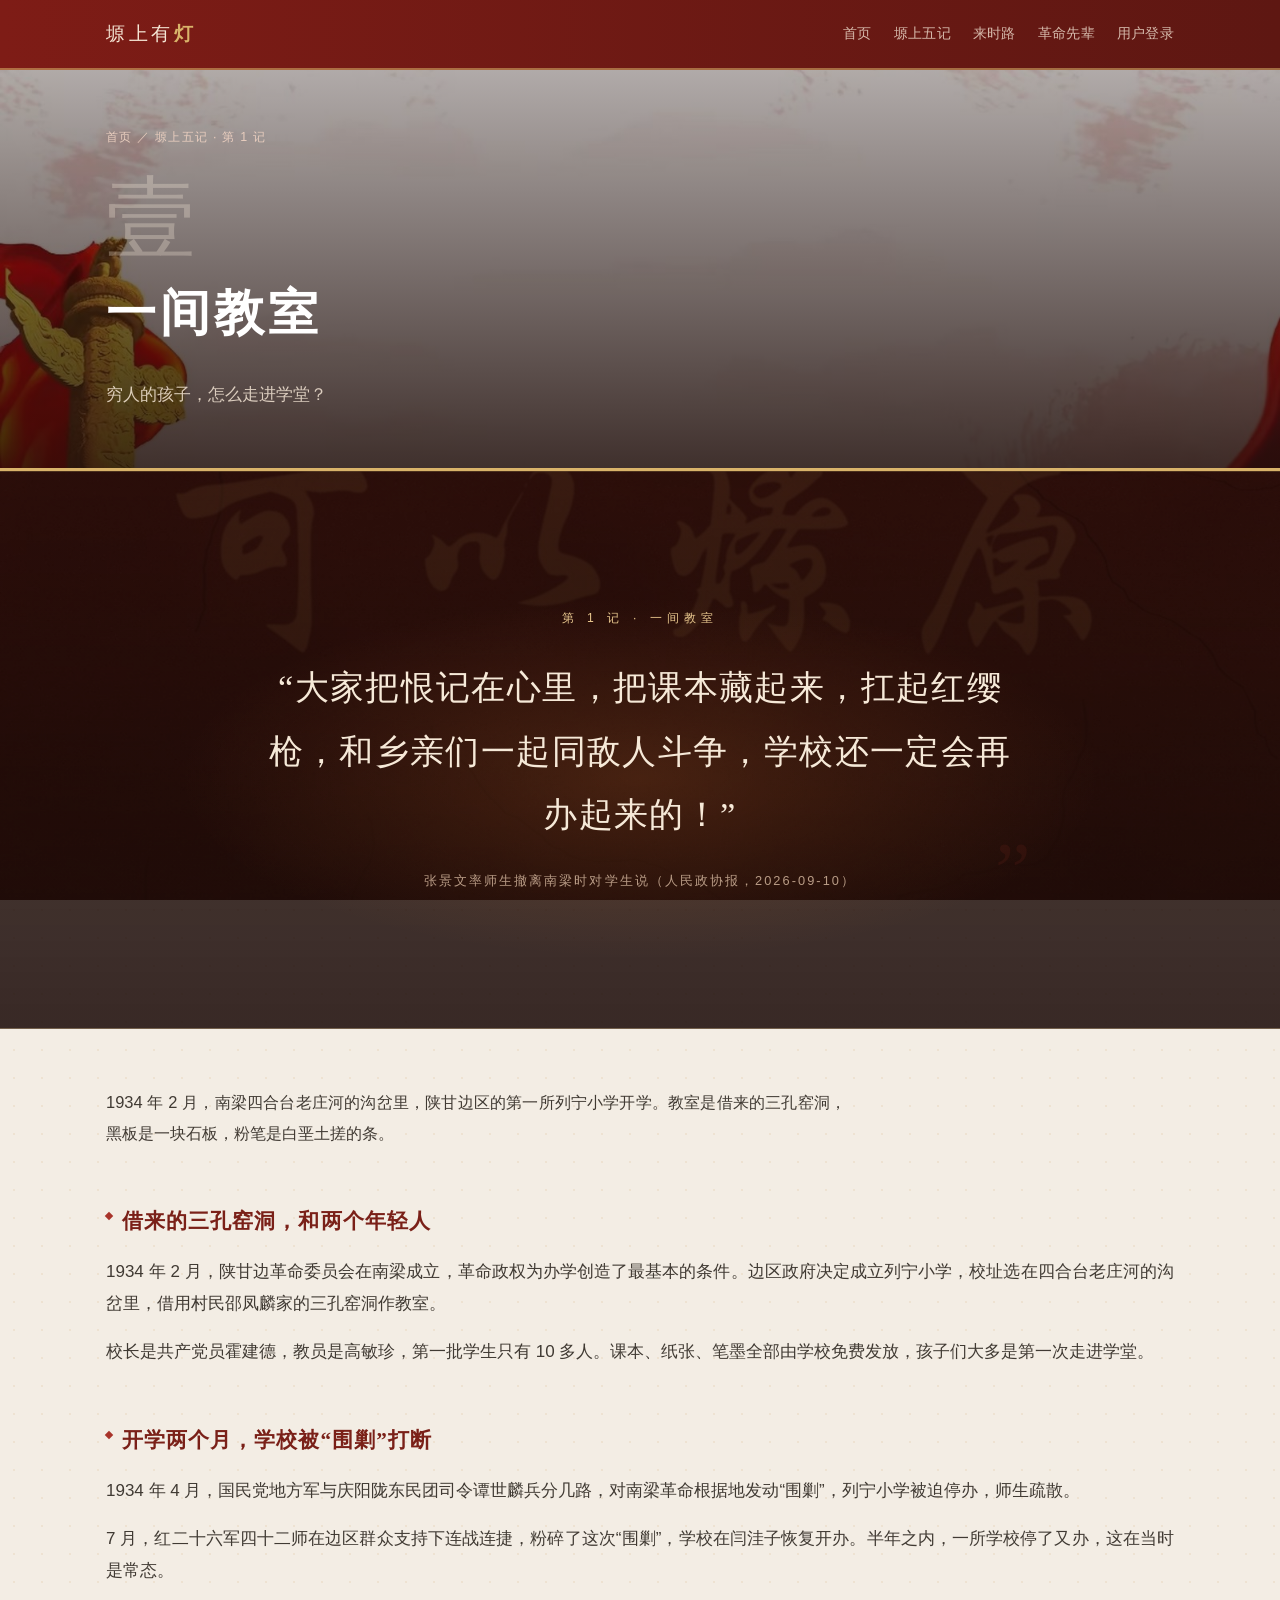
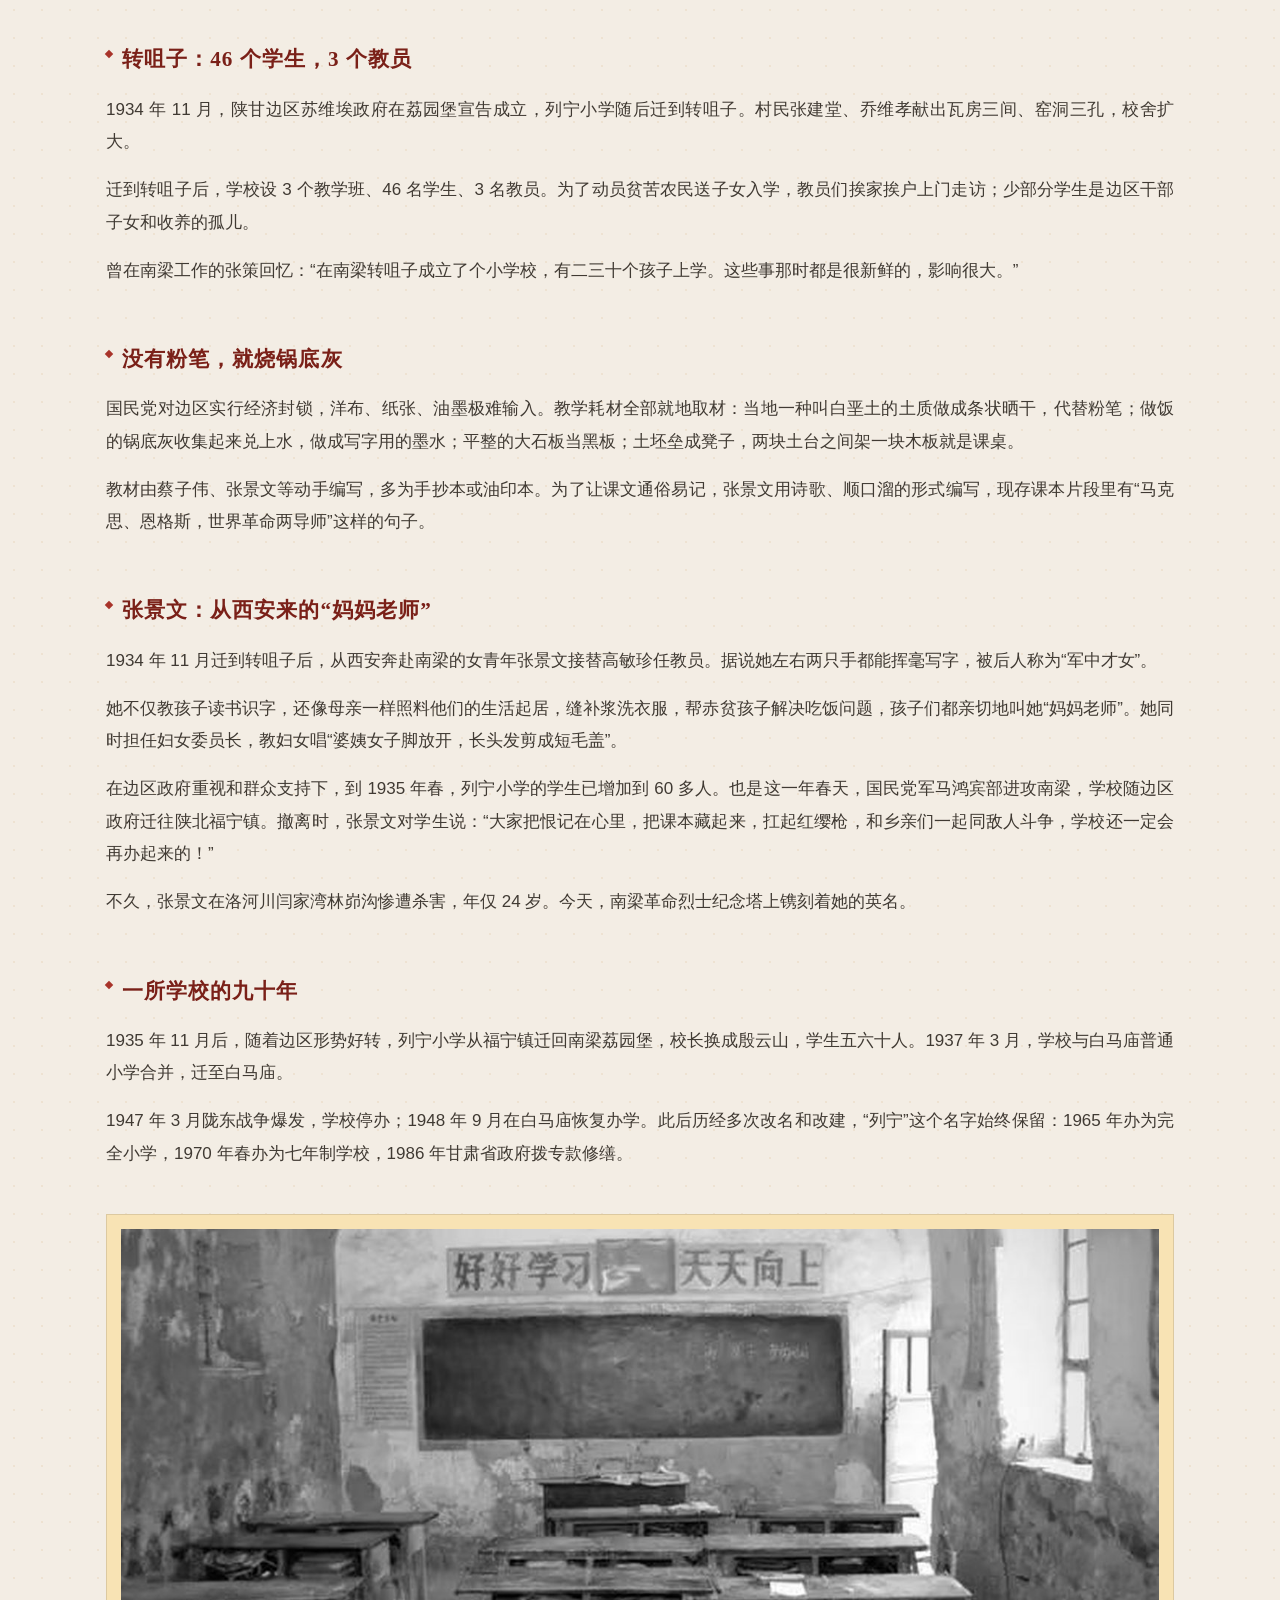
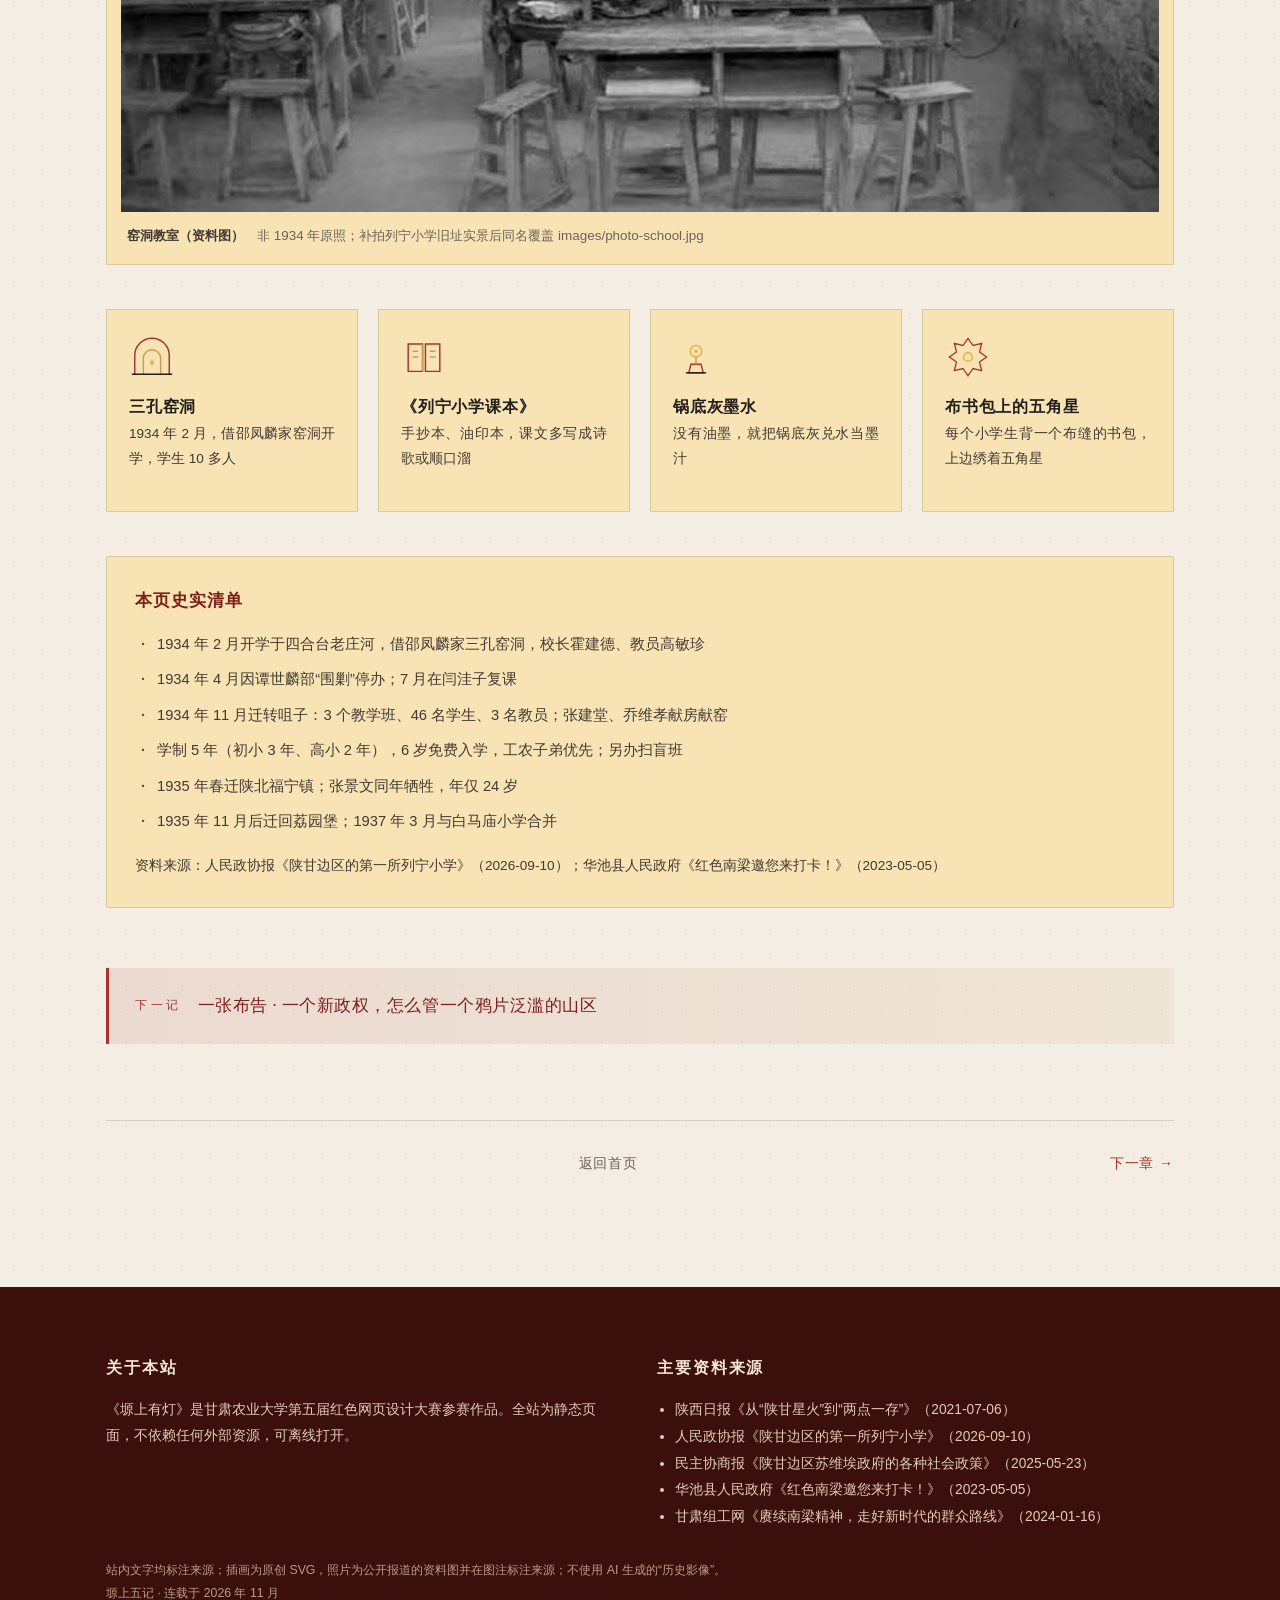
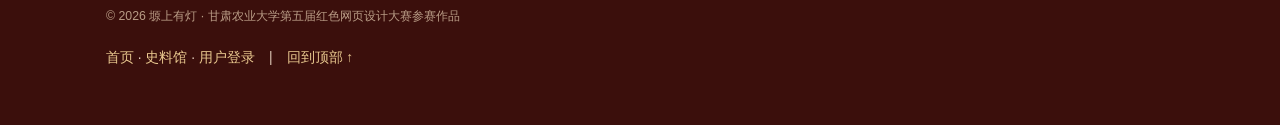
<file: pages/school.html>
<!DOCTYPE html>
<html lang="zh-CN">
<head>
<meta charset="utf-8">
<meta name="viewport" content="width=device-width,initial-scale=1">
<title>壹 一间教室 · 塬上有灯</title>
<meta name="description" content="南梁，一个根据地的日常（1934—1935）">
<link rel="icon" href="data:image/svg+xml,%3Csvg xmlns='http://www.w3.org/2000/svg' viewBox='0 0 64 64'%3E%3Crect width='64' height='64' fill='%23221E1B'/%3E%3Ccircle cx='32' cy='30' r='12' fill='%23E8B04B'/%3E%3C/svg%3E">
<link rel="stylesheet" href="../css/style.css">
<script>document.documentElement.className+=' js';</script>
</head>
<body>
<a class="skip" href="#main">跳到正文</a>
<div class="progress" id="progress"></div>
<header class="site-head">
  <div class="wrap">
    <a class="brand" href="../index.html">塬上有<b>灯</b></a>
    <div class="head-right">
      <nav class="nav" aria-label="主导航">
        <a href="../index.html">首页</a>
      <a href="../index.html#chapters">塬上五记</a>
      <a href="../timeline.html">来时路</a>
      <a href="../people.html">革命先辈</a>
      <a href="../about.html">用户登录</a>
      </nav>
    </div>
  </div>
</header>
<main id="main">

<div class="banner banner--ch1">
  <div class="wrap">
    <p class="crumb"><a href="../index.html">首页</a> ／ 塬上五记 · 第 1 记</p>
    <p class="chap-no">壹</p>
    <h1>一间教室</h1>
    <p class="q">穷人的孩子，怎么走进学堂？</p>
  </div>
</div>

<section class="inter inter--quote">
  <div>
    <p class="chap-label">第 1 记 · 一间教室</p>
    <blockquote class="bigquote">“大家把恨记在心里，把课本藏起来，扛起红缨枪，和乡亲们一起同敌人斗争，学校还一定会再办起来的！”<cite>张景文率师生撤离南梁时对学生说（人民政协报，2026-09-10）</cite></blockquote>
  </div>
</section>

<section class="block" style="padding-top:58px">
  <div class="wrap chap-body">
    <p class="lead-2" style="font-size:1.03rem">1934 年 2 月，南梁四合台老庄河的沟岔里，陕甘边区的第一所列宁小学开学。教室是借来的三孔窑洞，黑板是一块石板，粉笔是白垩土搓的条。</p>

    <h2>借来的三孔窑洞，和两个年轻人</h2>
    <p>1934 年 2 月，陕甘边革命委员会在南梁成立，革命政权为办学创造了最基本的条件。边区政府决定成立列宁小学，校址选在四合台老庄河的沟岔里，借用村民邵凤麟家的三孔窑洞作教室。</p>
    <p>校长是共产党员霍建德，教员是高敏珍，第一批学生只有 10 多人。课本、纸张、笔墨全部由学校免费发放，孩子们大多是第一次走进学堂。</p>
    <h2>开学两个月，学校被“围剿”打断</h2>
    <p>1934 年 4 月，国民党地方军与庆阳陇东民团司令谭世麟兵分几路，对南梁革命根据地发动“围剿”，列宁小学被迫停办，师生疏散。</p>
    <p>7 月，红二十六军四十二师在边区群众支持下连战连捷，粉碎了这次“围剿”，学校在闫洼子恢复开办。半年之内，一所学校停了又办，这在当时是常态。</p>
    <h2>转咀子：46 个学生，3 个教员</h2>
    <p>1934 年 11 月，陕甘边区苏维埃政府在荔园堡宣告成立，列宁小学随后迁到转咀子。村民张建堂、乔维孝献出瓦房三间、窑洞三孔，校舍扩大。</p>
    <p>迁到转咀子后，学校设 3 个教学班、46 名学生、3 名教员。为了动员贫苦农民送子女入学，教员们挨家挨户上门走访；少部分学生是边区干部子女和收养的孤儿。</p>
    <p>曾在南梁工作的张策回忆：“在南梁转咀子成立了个小学校，有二三十个孩子上学。这些事那时都是很新鲜的，影响很大。”</p>
    <h2>没有粉笔，就烧锅底灰</h2>
    <p>国民党对边区实行经济封锁，洋布、纸张、油墨极难输入。教学耗材全部就地取材：当地一种叫白垩土的土质做成条状晒干，代替粉笔；做饭的锅底灰收集起来兑上水，做成写字用的墨水；平整的大石板当黑板；土坯垒成凳子，两块土台之间架一块木板就是课桌。</p>
    <p>教材由蔡子伟、张景文等动手编写，多为手抄本或油印本。为了让课文通俗易记，张景文用诗歌、顺口溜的形式编写，现存课本片段里有“马克思、恩格斯，世界革命两导师”这样的句子。</p>
    <h2>张景文：从西安来的“妈妈老师”</h2>
    <p>1934 年 11 月迁到转咀子后，从西安奔赴南梁的女青年张景文接替高敏珍任教员。据说她左右两只手都能挥毫写字，被后人称为“军中才女”。</p>
    <p>她不仅教孩子读书识字，还像母亲一样照料他们的生活起居，缝补浆洗衣服，帮赤贫孩子解决吃饭问题，孩子们都亲切地叫她“妈妈老师”。她同时担任妇女委员长，教妇女唱“婆姨女子脚放开，长头发剪成短毛盖”。</p>
    <p>在边区政府重视和群众支持下，到 1935 年春，列宁小学的学生已增加到 60 多人。也是这一年春天，国民党军马鸿宾部进攻南梁，学校随边区政府迁往陕北福宁镇。撤离时，张景文对学生说：“大家把恨记在心里，把课本藏起来，扛起红缨枪，和乡亲们一起同敌人斗争，学校还一定会再办起来的！”</p>
    <p>不久，张景文在洛河川闫家湾林峁沟惨遭杀害，年仅 24 岁。今天，南梁革命烈士纪念塔上镌刻着她的英名。</p>
    <h2>一所学校的九十年</h2>
    <p>1935 年 11 月后，随着边区形势好转，列宁小学从福宁镇迁回南梁荔园堡，校长换成殷云山，学生五六十人。1937 年 3 月，学校与白马庙普通小学合并，迁至白马庙。</p>
    <p>1947 年 3 月陇东战争爆发，学校停办；1948 年 9 月在白马庙恢复办学。此后历经多次改名和改建，“列宁”这个名字始终保留：1965 年办为完全小学，1970 年春办为七年制学校，1986 年甘肃省政府拨专款修缮。</p>
    <figure class="photo reveal">
      <img src="../images/photo-school.jpg" alt="窑洞教室（资料图）" onload="this.parentNode.classList.add('hasimg')" onerror="this.parentNode.classList.add('noimg')">
      <div class="ph"><div><b>实地照片位</b>把在南梁拍的照片放进 images/ 目录，按图注里的文件名命名，刷新即可显示；未补拍时保留此占位，不冒充历史照片。</div></div>
      <figcaption><b>窑洞教室（资料图）</b>　非 1934 年原照；补拍列宁小学旧址实景后同名覆盖 images/photo-school.jpg</figcaption>
    </figure>
<div class="artifacts reveal">
<div class="artifact"><img class="ico" src="../images/ico-cave.svg" width="46" height="46" alt="三孔窑洞（示意图）"><div><h4>三孔窑洞</h4><p>1934 年 2 月，借邵凤麟家窑洞开学，学生 10 多人</p></div></div>
<div class="artifact"><img class="ico" src="../images/ico-book.svg" width="46" height="46" alt="《列宁小学课本》（示意图）"><div><h4>《列宁小学课本》</h4><p>手抄本、油印本，课文多写成诗歌或顺口溜</p></div></div>
<div class="artifact"><img class="ico" src="../images/ico-lamp.svg" width="46" height="46" alt="锅底灰墨水（示意图）"><div><h4>锅底灰墨水</h4><p>没有油墨，就把锅底灰兑水当墨汁</p></div></div>
<div class="artifact"><img class="ico" src="../images/ico-papercut.svg" width="46" height="46" alt="布书包上的五角星（示意图）"><div><h4>布书包上的五角星</h4><p>每个小学生背一个布缝的书包，上边绣着五角星</p></div></div>
</div>
    <div class="panel">
      <h3>本页史实清单</h3>
      <ul class="facts">
        <li>1934 年 2 月开学于四合台老庄河，借邵凤麟家三孔窑洞，校长霍建德、教员高敏珍</li>
        <li>1934 年 4 月因谭世麟部“围剿”停办；7 月在闫洼子复课</li>
        <li>1934 年 11 月迁转咀子：3 个教学班、46 名学生、3 名教员；张建堂、乔维孝献房献窑</li>
        <li>学制 5 年（初小 3 年、高小 2 年），6 岁免费入学，工农子弟优先；另办扫盲班</li>
        <li>1935 年春迁陕北福宁镇；张景文同年牺牲，年仅 24 岁</li>
        <li>1935 年 11 月后迁回荔园堡；1937 年 3 月与白马庙小学合并</li>
      </ul>
      <p class="small" style="margin:18px 0 0">资料来源：人民政协报《陕甘边区的第一所列宁小学》（2026-09-10）；华池县人民政府《红色南梁邀您来打卡！》（2023-05-05）</p>
    </div>
    <div class="nextup">
      <span class="lb">下一记</span>
      <a href="./government.html">一张布告 · 一个新政权，怎么管一个鸦片泛滥的山区</a>
    </div>
    <nav class="pager" aria-label="章节翻页">
      <span></span>
      <span class="mid"><a href="../index.html">返回首页</a></span>
      <span><a data-next href="./government.html">下一章 →</a></span>
    </nav>
  </div>
</section>
</main>
<footer class="site-foot">
  <div class="wrap">
    <div class="row">
      <div>
        <h3>关于本站</h3>
        <p>《塬上有灯》是甘肃农业大学第五届红色网页设计大赛参赛作品。全站为静态页面，不依赖任何外部资源，可离线打开。</p>
      </div>
      <div>
        <h3>主要资料来源</h3>
        <ul>
          <li>陕西日报《从“陕甘星火”到“两点一存”》（2021-07-06）</li>
          <li>人民政协报《陕甘边区的第一所列宁小学》（2026-09-10）</li>
          <li>民主协商报《陕甘边区苏维埃政府的各种社会政策》（2025-05-23）</li>
          <li>华池县人民政府《红色南梁邀您来打卡！》（2023-05-05）</li>
          <li>甘肃组工网《赓续南梁精神，走好新时代的群众路线》（2024-01-16）</li>
        </ul>
      </div>
    </div>
    <p class="fine">站内文字均标注来源；插画为原创 SVG，照片为公开报道的资料图并在图注标注来源；不使用 AI 生成的“历史影像”。<br>
    塬上五记 · 连载于 2026 年 11 月<br>
    © 2026 塬上有灯 · 甘肃农业大学第五届红色网页设计大赛参赛作品</p>
    <p class="top"><a href="../index.html">首页</a> · <a href="../archive.html">史料馆</a> · <a href="../about.html">用户登录</a>　|　<a href="#main">回到顶部 ↑</a></p>
  </div>
</footer>
<div class="modal" id="loginModal" hidden>
  <div class="modal-card" role="dialog" aria-modal="true" aria-labelledby="loginTitle">
    <button class="modal-x" id="loginClose" type="button" aria-label="关闭">×</button>
    <p class="eyebrow">访客登录</p>
    <h2 id="loginTitle">登录后可以留言</h2>
    <p class="small" id="loginHint">演示模式：昵称只保存在本机浏览器，不会上传服务器。</p>
    <form id="loginForm" class="login-form">
      <label>昵称<input name="name" required maxlength="12" placeholder="如：南梁访客" autocomplete="nickname"></label>
      <label>邮箱（选填）<input name="email" type="email" placeholder="不会公开" autocomplete="email"></label>
      <button class="btn primary" type="submit">登录</button>
    </form>
    <div id="loginDone" hidden>
      <p class="small" id="loginWho"></p>
      <button class="btn" id="logoutBtn" type="button">退出登录</button>
    </div>
  </div>
</div>
<a class="totop" id="totop" href="#main" aria-label="回到顶部">↑</a>
<script src="../js/main.js"></script>
</body>
</html>
</file>
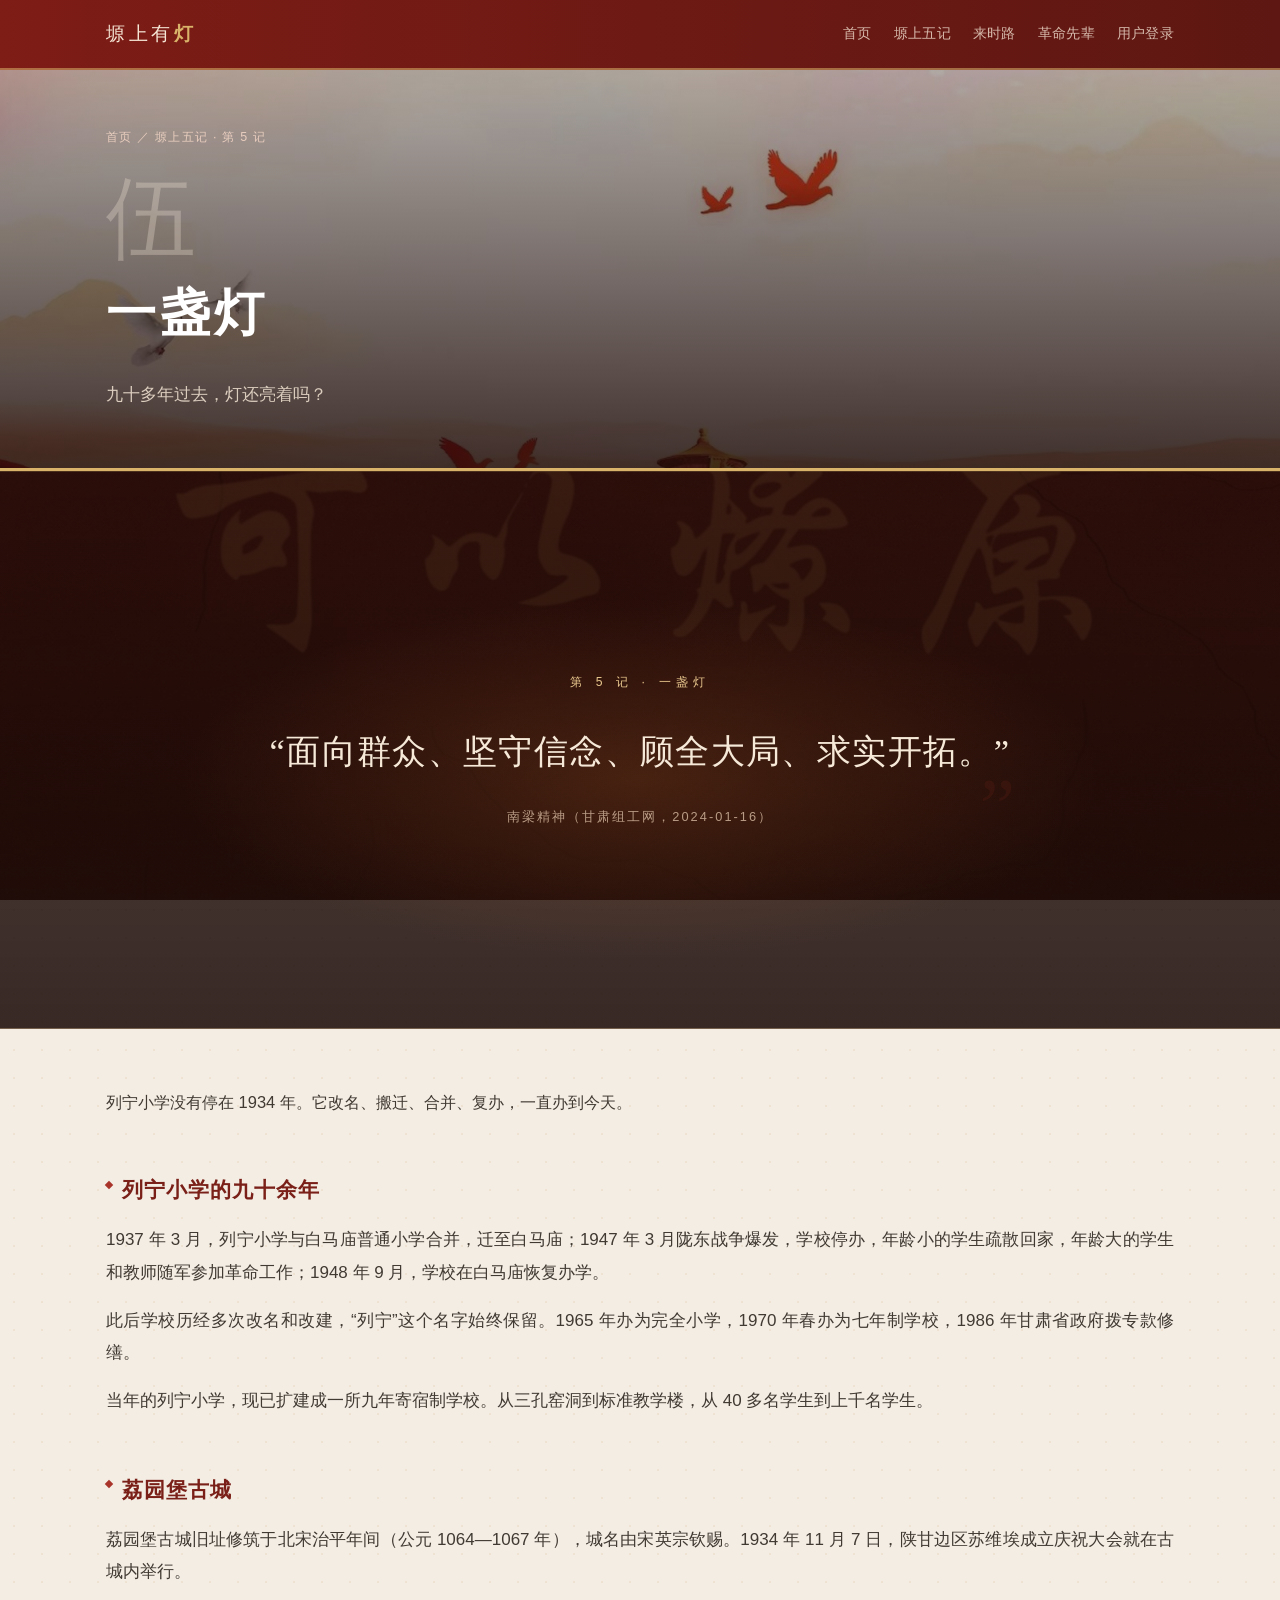
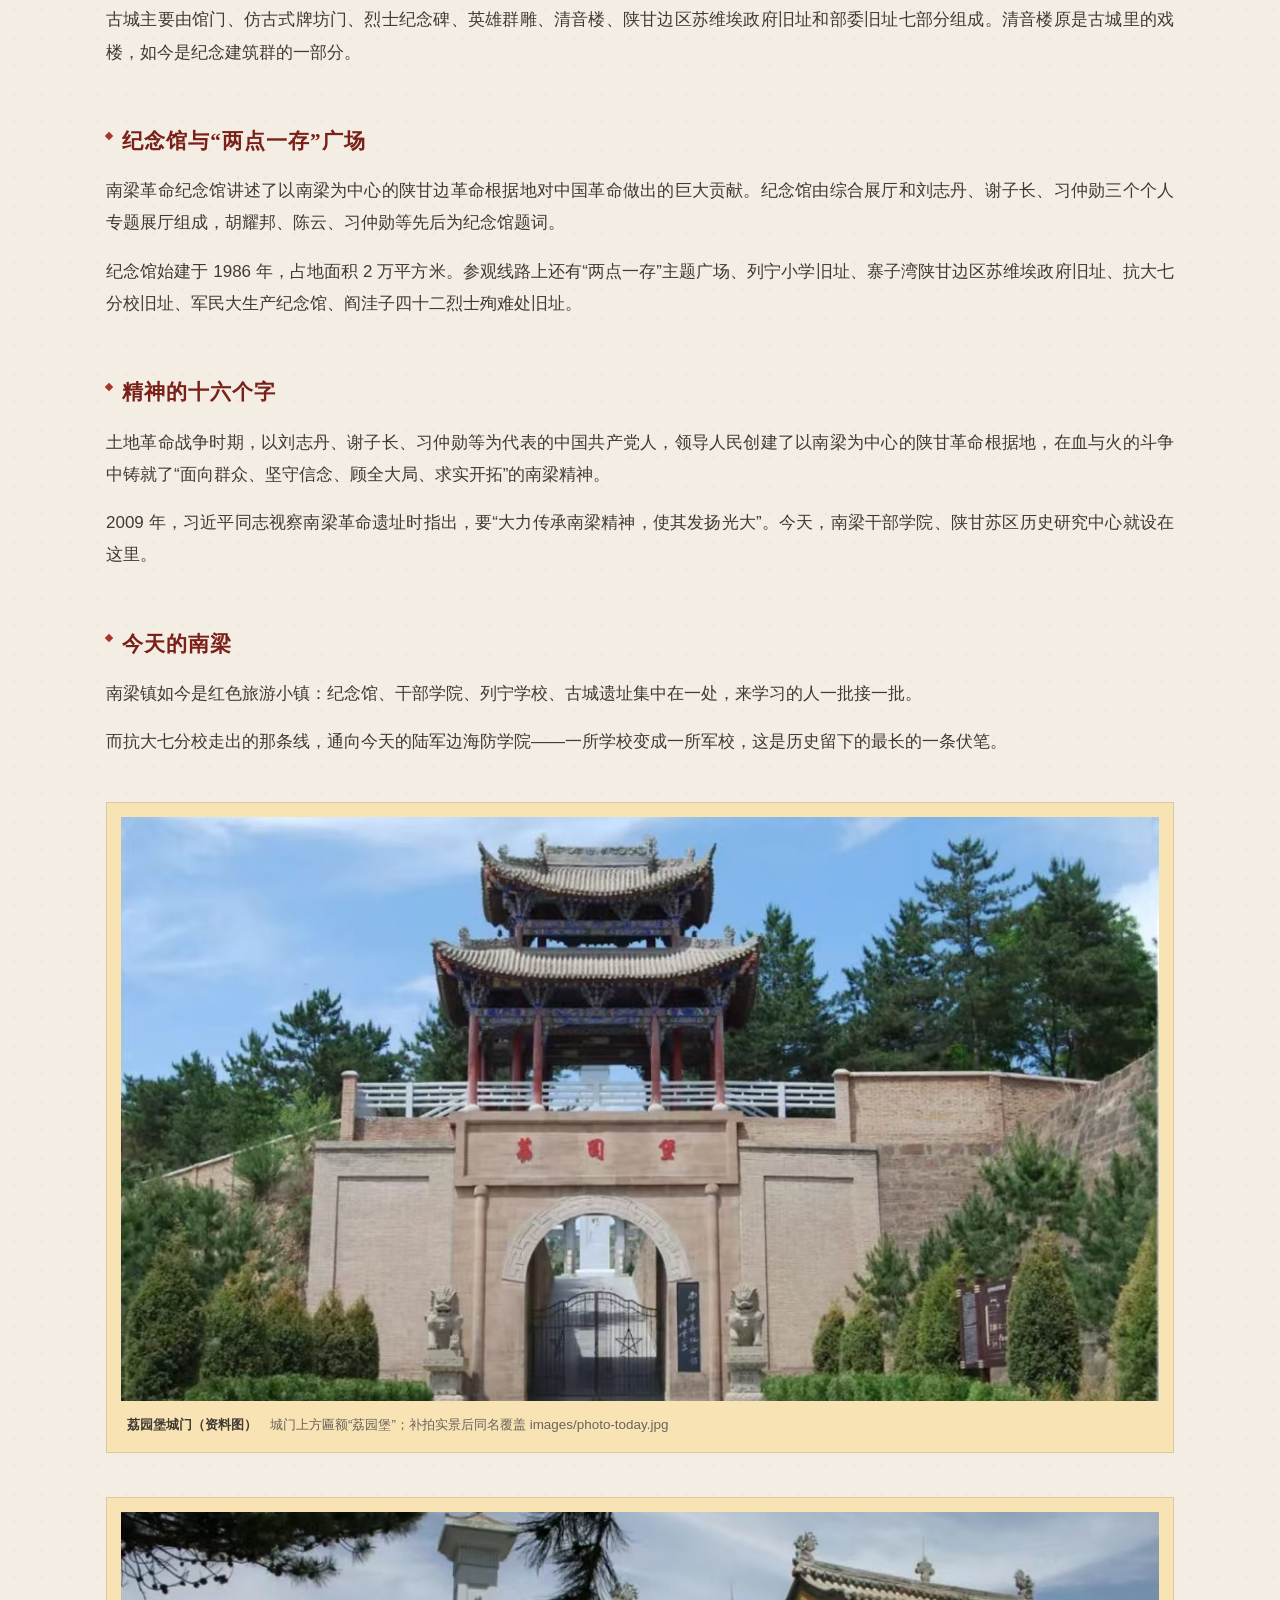
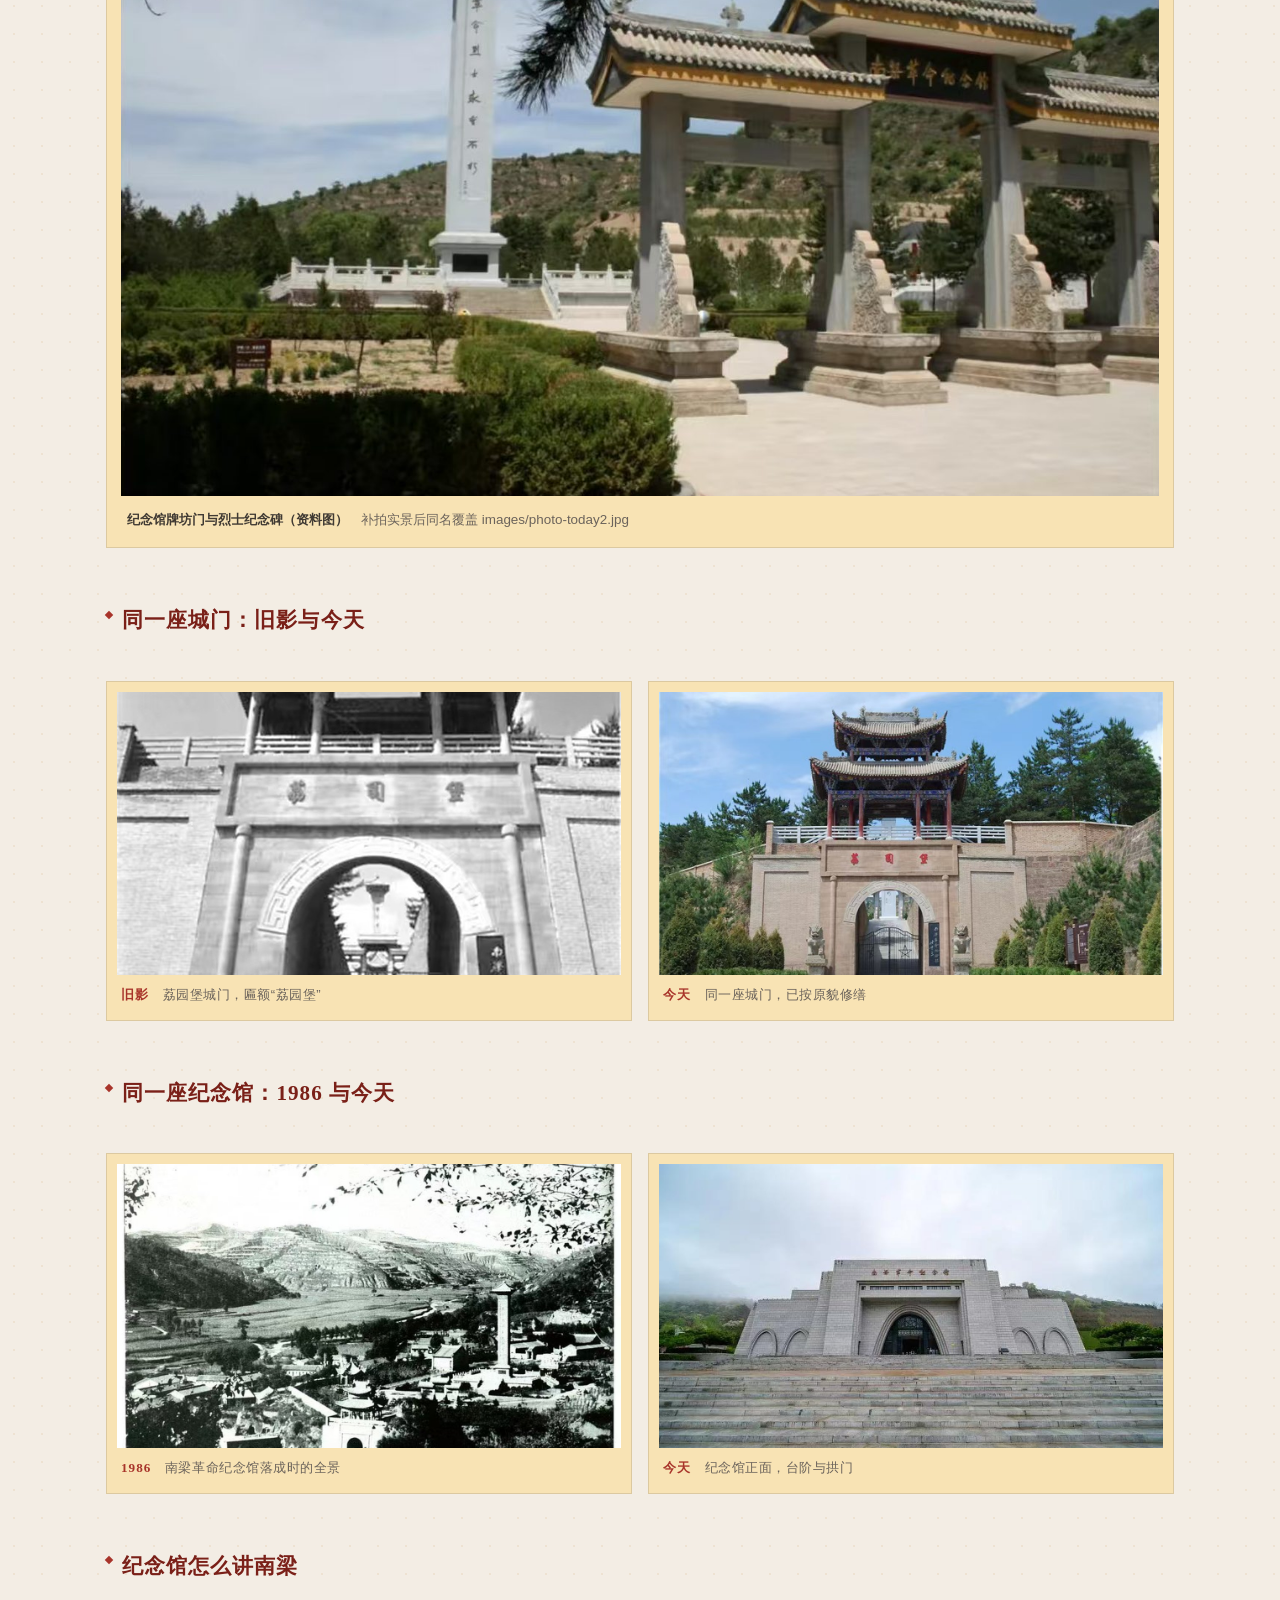
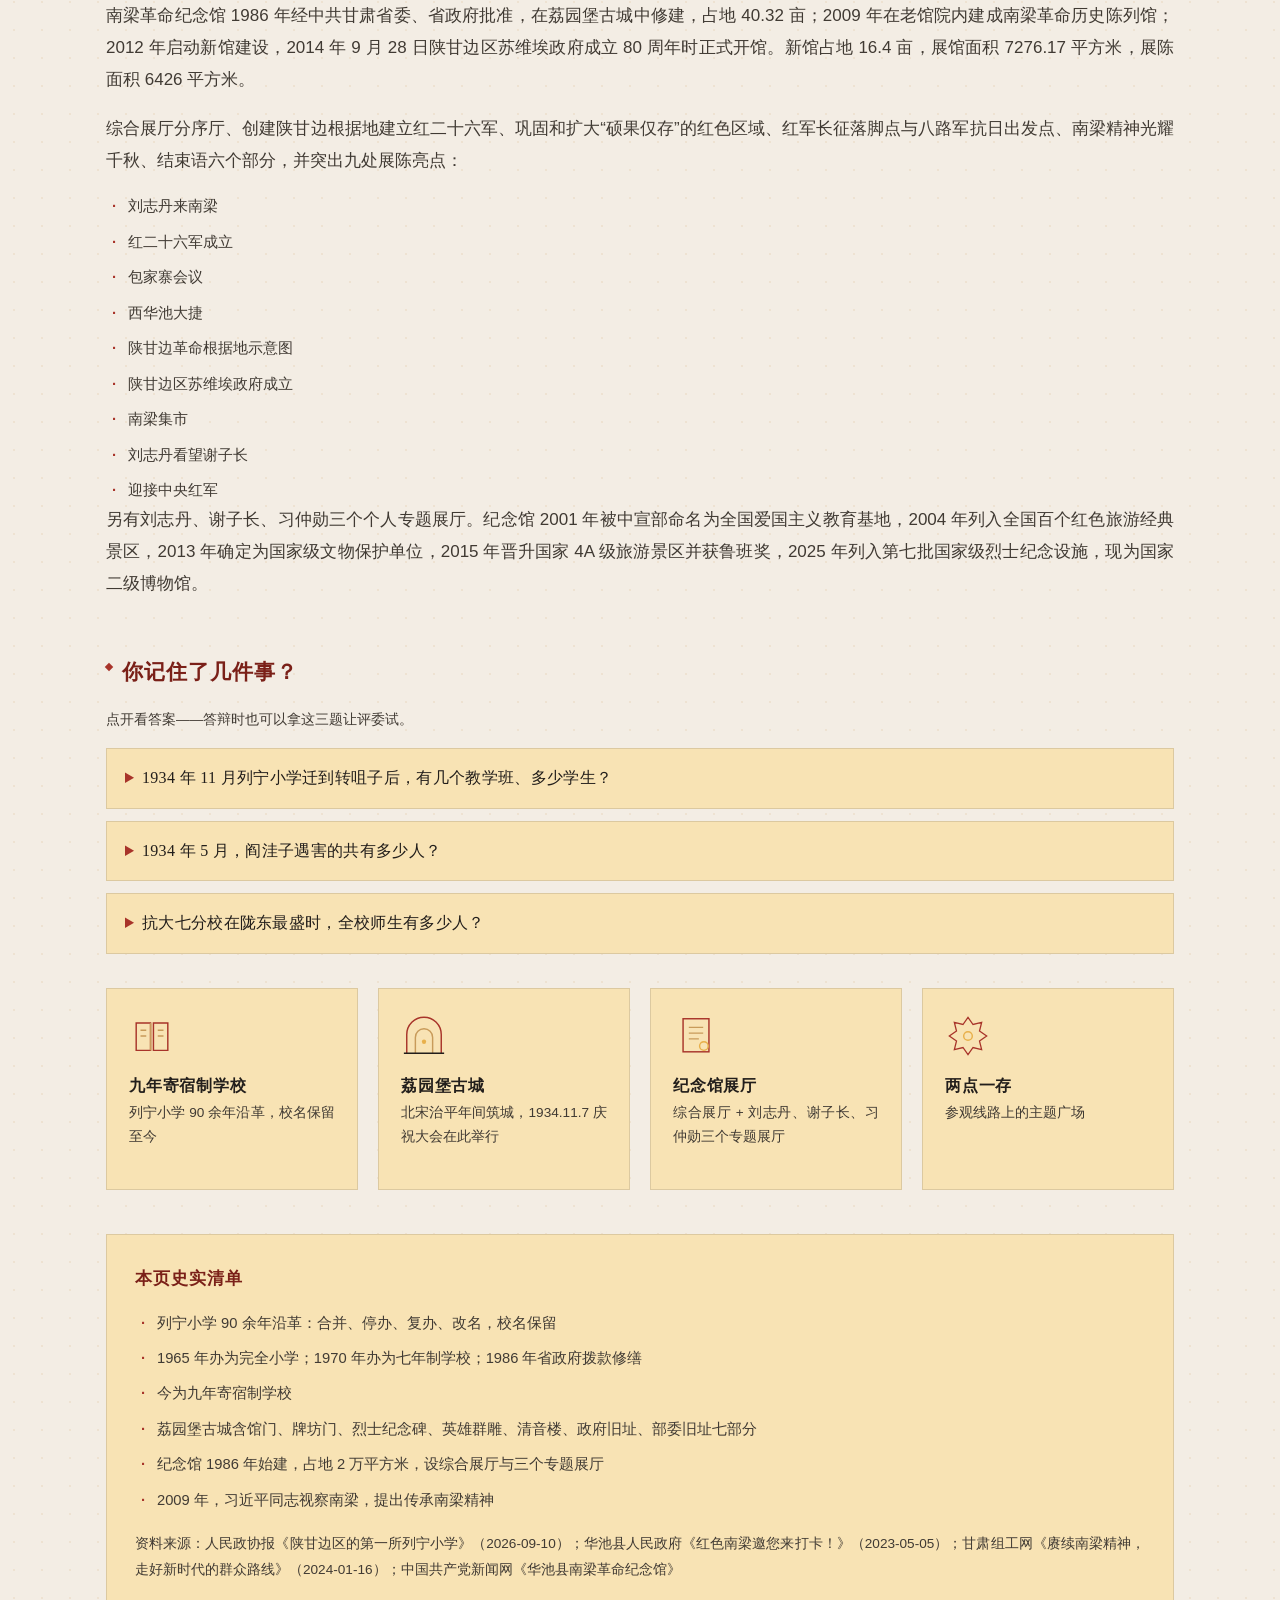
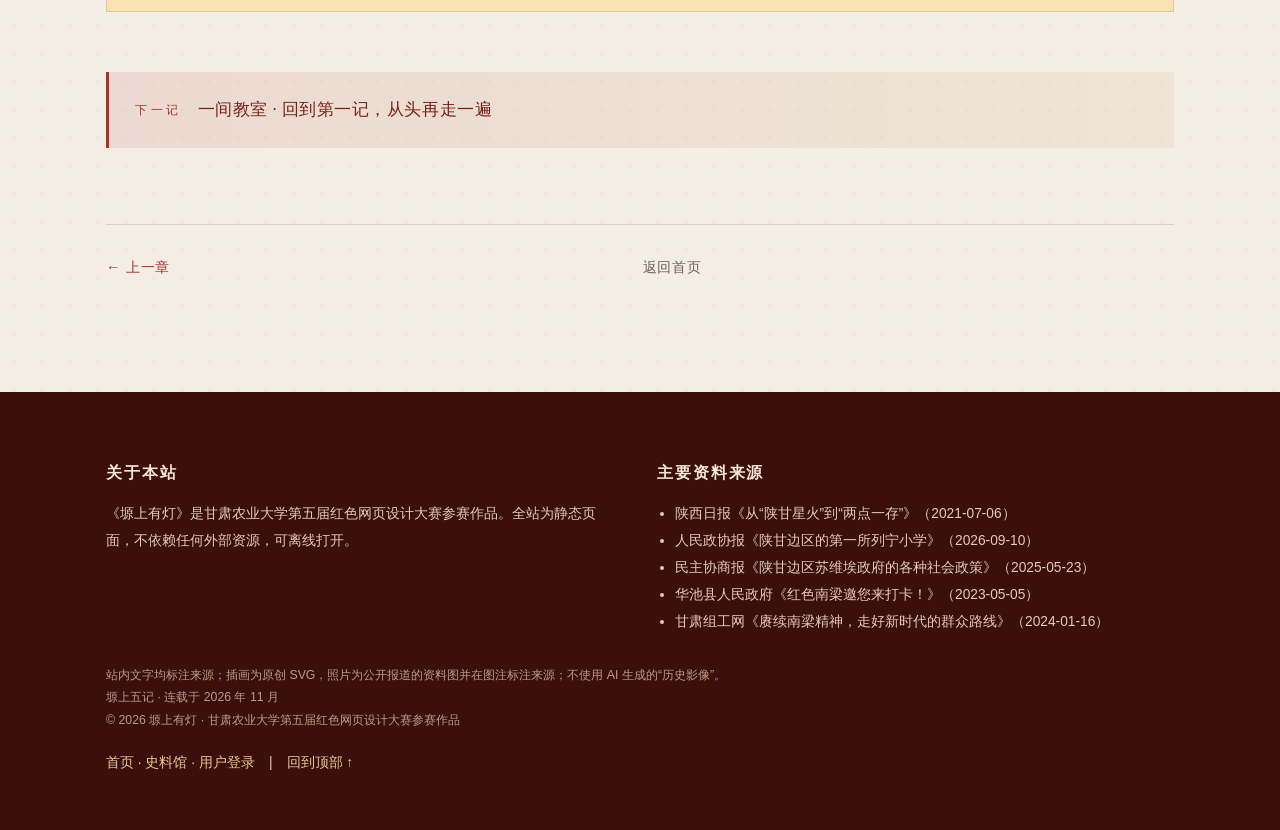
<file: pages/today.html>
<!DOCTYPE html>
<html lang="zh-CN">
<head>
<meta charset="utf-8">
<meta name="viewport" content="width=device-width,initial-scale=1">
<title>伍 一盏灯 · 塬上有灯</title>
<meta name="description" content="南梁，一个根据地的日常（1934—1935）">
<link rel="icon" href="data:image/svg+xml,%3Csvg xmlns='http://www.w3.org/2000/svg' viewBox='0 0 64 64'%3E%3Crect width='64' height='64' fill='%23221E1B'/%3E%3Ccircle cx='32' cy='30' r='12' fill='%23E8B04B'/%3E%3C/svg%3E">
<link rel="stylesheet" href="../css/style.css">
<script>document.documentElement.className+=' js';</script>
</head>
<body>
<a class="skip" href="#main">跳到正文</a>
<div class="progress" id="progress"></div>
<header class="site-head">
  <div class="wrap">
    <a class="brand" href="../index.html">塬上有<b>灯</b></a>
    <div class="head-right">
      <nav class="nav" aria-label="主导航">
        <a href="../index.html">首页</a>
      <a href="../index.html#chapters">塬上五记</a>
      <a href="../timeline.html">来时路</a>
      <a href="../people.html">革命先辈</a>
      <a href="../about.html">用户登录</a>
      </nav>
    </div>
  </div>
</header>
<main id="main">

<div class="banner banner--ch5">
  <div class="wrap">
    <p class="crumb"><a href="../index.html">首页</a> ／ 塬上五记 · 第 5 记</p>
    <p class="chap-no">伍</p>
    <h1>一盏灯</h1>
    <p class="q">九十多年过去，灯还亮着吗？</p>
  </div>
</div>

<section class="inter inter--quote">
  <div>
    <p class="chap-label">第 5 记 · 一盏灯</p>
    <blockquote class="bigquote">“面向群众、坚守信念、顾全大局、求实开拓。”<cite>南梁精神（甘肃组工网，2024-01-16）</cite></blockquote>
  </div>
</section>

<section class="block" style="padding-top:58px">
  <div class="wrap chap-body">
    <p class="lead-2" style="font-size:1.03rem">列宁小学没有停在 1934 年。它改名、搬迁、合并、复办，一直办到今天。</p>

    <h2>列宁小学的九十余年</h2>
    <p>1937 年 3 月，列宁小学与白马庙普通小学合并，迁至白马庙；1947 年 3 月陇东战争爆发，学校停办，年龄小的学生疏散回家，年龄大的学生和教师随军参加革命工作；1948 年 9 月，学校在白马庙恢复办学。</p>
    <p>此后学校历经多次改名和改建，“列宁”这个名字始终保留。1965 年办为完全小学，1970 年春办为七年制学校，1986 年甘肃省政府拨专款修缮。</p>
    <p>当年的列宁小学，现已扩建成一所九年寄宿制学校。从三孔窑洞到标准教学楼，从 40 多名学生到上千名学生。</p>
    <h2>荔园堡古城</h2>
    <p>荔园堡古城旧址修筑于北宋治平年间（公元 1064—1067 年），城名由宋英宗钦赐。1934 年 11 月 7 日，陕甘边区苏维埃成立庆祝大会就在古城内举行。</p>
    <p>古城主要由馆门、仿古式牌坊门、烈士纪念碑、英雄群雕、清音楼、陕甘边区苏维埃政府旧址和部委旧址七部分组成。清音楼原是古城里的戏楼，如今是纪念建筑群的一部分。</p>
    <h2>纪念馆与“两点一存”广场</h2>
    <p>南梁革命纪念馆讲述了以南梁为中心的陕甘边革命根据地对中国革命做出的巨大贡献。纪念馆由综合展厅和刘志丹、谢子长、习仲勋三个个人专题展厅组成，胡耀邦、陈云、习仲勋等先后为纪念馆题词。</p>
    <p>纪念馆始建于 1986 年，占地面积 2 万平方米。参观线路上还有“两点一存”主题广场、列宁小学旧址、寨子湾陕甘边区苏维埃政府旧址、抗大七分校旧址、军民大生产纪念馆、阎洼子四十二烈士殉难处旧址。</p>
    <h2>精神的十六个字</h2>
    <p>土地革命战争时期，以刘志丹、谢子长、习仲勋等为代表的中国共产党人，领导人民创建了以南梁为中心的陕甘革命根据地，在血与火的斗争中铸就了“面向群众、坚守信念、顾全大局、求实开拓”的南梁精神。</p>
    <p>2009 年，习近平同志视察南梁革命遗址时指出，要“大力传承南梁精神，使其发扬光大”。今天，南梁干部学院、陕甘苏区历史研究中心就设在这里。</p>
    <h2>今天的南梁</h2>
    <p>南梁镇如今是红色旅游小镇：纪念馆、干部学院、列宁学校、古城遗址集中在一处，来学习的人一批接一批。</p>
    <p>而抗大七分校走出的那条线，通向今天的陆军边海防学院——一所学校变成一所军校，这是历史留下的最长的一条伏笔。</p>
    <figure class="photo reveal">
      <img src="../images/photo-today.jpg" alt="荔园堡城门（资料图）" onload="this.parentNode.classList.add('hasimg')" onerror="this.parentNode.classList.add('noimg')">
      <div class="ph"><div><b>实地照片位</b>把在南梁拍的照片放进 images/ 目录，按图注里的文件名命名，刷新即可显示；未补拍时保留此占位，不冒充历史照片。</div></div>
      <figcaption><b>荔园堡城门（资料图）</b>　城门上方匾额“荔园堡”；补拍实景后同名覆盖 images/photo-today.jpg</figcaption>
    </figure>
    <figure class="photo reveal">
      <img src="../images/photo-today2.jpg" alt="纪念馆牌坊门与烈士纪念碑（资料图）" onload="this.parentNode.classList.add('hasimg')" onerror="this.parentNode.classList.add('noimg')">
      <div class="ph"><div><b>实地照片位</b>把在南梁拍的照片放进 images/ 目录，按图注里的文件名命名，刷新即可显示；未补拍时保留此占位，不冒充历史照片。</div></div>
      <figcaption><b>纪念馆牌坊门与烈士纪念碑（资料图）</b>　补拍实景后同名覆盖 images/photo-today2.jpg</figcaption>
    </figure>

    <h2>同一座城门：旧影与今天</h2>
    <div class="ab">
      <figure><img src="../images/cmp-lyb-old.jpg" alt="荔园堡城门旧影（黑白资料图）"><figcaption><b>旧影</b>　荔园堡城门，匾额“荔园堡”</figcaption></figure>
      <figure><img src="../images/cmp-lyb-new.jpg" alt="荔园堡城门今天（资料图）"><figcaption><b>今天</b>　同一座城门，已按原貌修缮</figcaption></figure>
    </div>
    <h2>同一座纪念馆：1986 与今天</h2>
    <div class="ab">
      <figure><img src="../images/cmp-mus-old.jpg" alt="1986 年落成的南梁革命纪念馆全景（资料图）"><figcaption><b>1986</b>　南梁革命纪念馆落成时的全景</figcaption></figure>
      <figure><img src="../images/cmp-mus-new.jpg" alt="南梁革命纪念馆今天（资料图）"><figcaption><b>今天</b>　纪念馆正面，台阶与拱门</figcaption></figure>
    </div>

    <h2>纪念馆怎么讲南梁</h2>
    <p>南梁革命纪念馆 1986 年经中共甘肃省委、省政府批准，在荔园堡古城中修建，占地 40.32 亩；2009 年在老馆院内建成南梁革命历史陈列馆；2012 年启动新馆建设，2014 年 9 月 28 日陕甘边区苏维埃政府成立 80 周年时正式开馆。新馆占地 16.4 亩，展馆面积 7276.17 平方米，展陈面积 6426 平方米。</p>
    <p>综合展厅分序厅、创建陕甘边根据地建立红二十六军、巩固和扩大“硕果仅存”的红色区域、红军长征落脚点与八路军抗日出发点、南梁精神光耀千秋、结束语六个部分，并突出九处展陈亮点：</p>
    <ul class="facts">
      <li>刘志丹来南梁</li>
      <li>红二十六军成立</li>
      <li>包家寨会议</li>
      <li>西华池大捷</li>
      <li>陕甘边革命根据地示意图</li>
      <li>陕甘边区苏维埃政府成立</li>
      <li>南梁集市</li>
      <li>刘志丹看望谢子长</li>
      <li>迎接中央红军</li>
    </ul>
    <p>另有刘志丹、谢子长、习仲勋三个个人专题展厅。纪念馆 2001 年被中宣部命名为全国爱国主义教育基地，2004 年列入全国百个红色旅游经典景区，2013 年确定为国家级文物保护单位，2015 年晋升国家 4A 级旅游景区并获鲁班奖，2025 年列入第七批国家级烈士纪念设施，现为国家二级博物馆。</p>

    <h2>你记住了几件事？</h2>
    <p class="small">点开看答案——答辩时也可以拿这三题让评委试。</p>
    <details class="quiz"><summary>1934 年 11 月列宁小学迁到转咀子后，有几个教学班、多少学生？</summary><p>3 个教学班、46 名学生、3 名教员。</p></details>
    <details class="quiz"><summary>1934 年 5 月，阎洼子遇害的共有多少人？</summary><p>42 人：36 名红军游击队员、干部和群众被推入深坑，白阳珍等 6 名乡村干部被铡刀杀害。</p></details>
    <details class="quiz"><summary>抗大七分校在陇东最盛时，全校师生有多少人？</summary><p>5200 多人，学员最小的 13 岁、最大的不过 20 岁。</p></details>
 
<div class="artifacts reveal">
<div class="artifact"><img class="ico" src="../images/ico-book.svg" width="46" height="46" alt="九年寄宿制学校（示意图）"><div><h4>九年寄宿制学校</h4><p>列宁小学 90 余年沿革，校名保留至今</p></div></div>
<div class="artifact"><img class="ico" src="../images/ico-cave.svg" width="46" height="46" alt="荔园堡古城（示意图）"><div><h4>荔园堡古城</h4><p>北宋治平年间筑城，1934.11.7 庆祝大会在此举行</p></div></div>
<div class="artifact"><img class="ico" src="../images/ico-notice.svg" width="46" height="46" alt="纪念馆展厅（示意图）"><div><h4>纪念馆展厅</h4><p>综合展厅 + 刘志丹、谢子长、习仲勋三个专题展厅</p></div></div>
<div class="artifact"><img class="ico" src="../images/ico-papercut.svg" width="46" height="46" alt="两点一存（示意图）"><div><h4>两点一存</h4><p>参观线路上的主题广场</p></div></div>
</div>
    <div class="panel">
      <h3>本页史实清单</h3>
      <ul class="facts">
        <li>列宁小学 90 余年沿革：合并、停办、复办、改名，校名保留</li>
        <li>1965 年办为完全小学；1970 年办为七年制学校；1986 年省政府拨款修缮</li>
        <li>今为九年寄宿制学校</li>
        <li>荔园堡古城含馆门、牌坊门、烈士纪念碑、英雄群雕、清音楼、政府旧址、部委旧址七部分</li>
        <li>纪念馆 1986 年始建，占地 2 万平方米，设综合展厅与三个专题展厅</li>
        <li>2009 年，习近平同志视察南梁，提出传承南梁精神</li>
      </ul>
      <p class="small" style="margin:18px 0 0">资料来源：人民政协报《陕甘边区的第一所列宁小学》（2026-09-10）；华池县人民政府《红色南梁邀您来打卡！》（2023-05-05）；甘肃组工网《赓续南梁精神，走好新时代的群众路线》（2024-01-16）；中国共产党新闻网《华池县南梁革命纪念馆》</p>
    </div>
    <div class="nextup">
      <span class="lb">下一记</span>
      <a href="./school.html">一间教室 · 回到第一记，从头再走一遍</a>
    </div>
    <nav class="pager" aria-label="章节翻页">
      <span><a data-prev href="./land.html">← 上一章</a></span>
      <span class="mid"><a href="../index.html">返回首页</a></span>
      <span></span>
    </nav>
  </div>
</section>
</main>
<footer class="site-foot">
  <div class="wrap">
    <div class="row">
      <div>
        <h3>关于本站</h3>
        <p>《塬上有灯》是甘肃农业大学第五届红色网页设计大赛参赛作品。全站为静态页面，不依赖任何外部资源，可离线打开。</p>
      </div>
      <div>
        <h3>主要资料来源</h3>
        <ul>
          <li>陕西日报《从“陕甘星火”到“两点一存”》（2021-07-06）</li>
          <li>人民政协报《陕甘边区的第一所列宁小学》（2026-09-10）</li>
          <li>民主协商报《陕甘边区苏维埃政府的各种社会政策》（2025-05-23）</li>
          <li>华池县人民政府《红色南梁邀您来打卡！》（2023-05-05）</li>
          <li>甘肃组工网《赓续南梁精神，走好新时代的群众路线》（2024-01-16）</li>
        </ul>
      </div>
    </div>
    <p class="fine">站内文字均标注来源；插画为原创 SVG，照片为公开报道的资料图并在图注标注来源；不使用 AI 生成的“历史影像”。<br>
    塬上五记 · 连载于 2026 年 11 月<br>
    © 2026 塬上有灯 · 甘肃农业大学第五届红色网页设计大赛参赛作品</p>
    <p class="top"><a href="../index.html">首页</a> · <a href="../archive.html">史料馆</a> · <a href="../about.html">用户登录</a>　|　<a href="#main">回到顶部 ↑</a></p>
  </div>
</footer>
<div class="modal" id="loginModal" hidden>
  <div class="modal-card" role="dialog" aria-modal="true" aria-labelledby="loginTitle">
    <button class="modal-x" id="loginClose" type="button" aria-label="关闭">×</button>
    <p class="eyebrow">访客登录</p>
    <h2 id="loginTitle">登录后可以留言</h2>
    <p class="small" id="loginHint">演示模式：昵称只保存在本机浏览器，不会上传服务器。</p>
    <form id="loginForm" class="login-form">
      <label>昵称<input name="name" required maxlength="12" placeholder="如：南梁访客" autocomplete="nickname"></label>
      <label>邮箱（选填）<input name="email" type="email" placeholder="不会公开" autocomplete="email"></label>
      <button class="btn primary" type="submit">登录</button>
    </form>
    <div id="loginDone" hidden>
      <p class="small" id="loginWho"></p>
      <button class="btn" id="logoutBtn" type="button">退出登录</button>
    </div>
  </div>
</div>
<a class="totop" id="totop" href="#main" aria-label="回到顶部">↑</a>
<script src="../js/main.js"></script>
</body>
</html>
</file>
<file: css/style.css>
:root{
  --ink:#221E1B; --ink-2:#403A33; --red:#A8342A; --red-deep:#7E241C;
  --earth:#C89B5A; --paper:#F3EDE4; --paper-2:#F8E3B4; --lamp:#E8B04B; --gold:#D9B36A; --gold:#D9B36A;
  --muted:#6B635B; --line:rgba(34,30,27,.13);
  --serif:"Songti SC","Source Han Serif SC","Noto Serif SC","SimSun",serif;
  --sans:"Microsoft YaHei","PingFang SC","Hiragino Sans GB",sans-serif;
}
*{box-sizing:border-box}
html{scroll-behavior:smooth}
body{
  margin:0;background:var(--paper);color:var(--ink);
  font-family:var(--sans);font-size:17px;line-height:1.9;
  -webkit-font-smoothing:antialiased;text-rendering:optimizeLegibility;
  background-image:radial-gradient(rgba(200,155,90,.13) 1px,transparent 1px);
  background-size:28px 28px;
}
img,svg{max-width:100%}
a{color:var(--red);text-decoration:none}
a:hover{text-decoration:underline}
:focus-visible{outline:3px solid var(--lamp);outline-offset:3px}
.skip{position:absolute;left:-9999px}
.skip:focus{left:16px;top:16px;z-index:99;background:#fff;padding:8px 14px}
.wrap{max-width:1120px;margin:0 auto;padding:0 26px}
.serif{font-family:var(--serif)}

/* 进度条 */
.progress{position:fixed;left:0;top:0;height:2px;width:0;background:linear-gradient(90deg,var(--red),var(--lamp));z-index:60;transition:width .1s linear}

/* 顶部导航 */
 .site-head{position:sticky;top:0;z-index:50;background:linear-gradient(90deg,#7E1C16,#5E1712);
  border-bottom:2px solid rgba(217,179,106,.55)}
.site-head .wrap{display:flex;align-items:center;justify-content:space-between;gap:18px;height:68px}
.brand{font-family:var(--serif);font-size:1.16rem;letter-spacing:.2em;color:#F6E7D6;white-space:nowrap}
.brand b{color:var(--gold);font-weight:600}
.nav{display:flex;gap:22px;flex-wrap:wrap;font-size:.88rem;letter-spacing:.02em}
.nav a{color:rgba(246,231,214,.78);position:relative;padding-bottom:2px}
.nav a::after{content:"";position:absolute;left:0;right:100%;bottom:0;height:1px;background:var(--gold);transition:right .3s ease}
.nav a:hover::after,.nav a[aria-current="page"]::after{right:0}
.nav a[aria-current="page"],.nav a:hover{color:#fff;text-decoration:none}

/* ---------- 首屏 ---------- */
 .hero{position:relative;min-height:min(90vh,860px);display:grid;place-items:center;overflow:hidden;
  text-align:center;color:#F6E9D8;
  background:linear-gradient(180deg,rgba(26,9,6,.30),rgba(26,9,6,.72)),url("../images/bg/hero-rust.jpg") center/cover no-repeat}
.hero::before{content:"";position:absolute;inset:22px;border:1px solid rgba(217,179,106,.38);pointer-events:none;z-index:3}
.hero::after{content:"";position:absolute;inset:0;pointer-events:none;
  background:radial-gradient(closest-side at 50% 32%,rgba(232,176,75,.22),transparent 72%)}
.hero-inner{position:relative;z-index:2;padding:88px 24px 150px}
.kicker{font-size:.8rem;letter-spacing:.44em;color:#E9C88F;margin:0 0 28px}
.hero h1{font-family:var(--serif);font-weight:600;margin:0;font-size:clamp(3rem,9vw,6.6rem);
  letter-spacing:.18em;line-height:1.08;color:#fff;text-shadow:0 2px 30px rgba(0,0,0,.55),0 0 90px rgba(255,150,60,.35)}
.hero .sub{font-family:var(--serif);font-size:clamp(1rem,2.2vw,1.42rem);color:#F0D5A8;margin:24px 0 0;letter-spacing:.12em}
.hero .lead{max-width:730px;margin:26px auto 0;color:#F3E4D0;font-size:.97rem;line-height:2.05}
.hero .cue{margin-top:54px;font-size:.76rem;letter-spacing:.34em;color:#D9B98A}
.hero .cue span{display:inline-block;animation:cue 2.6s ease-in-out infinite}
@keyframes cue{0%,100%{transform:translateY(0);opacity:.7}50%{transform:translateY(6px);opacity:1}}
.hills{position:absolute;left:0;right:0;bottom:-1px;width:100%;height:auto;z-index:1;display:block}
.lamp{position:relative;width:12px;height:12px;border-radius:50%;background:var(--lamp);margin:0 auto 36px;
  box-shadow:0 0 44px 20px rgba(232,176,75,.5),0 0 130px 64px rgba(232,176,75,.16);
  animation:flicker 5.2s ease-in-out infinite}
@keyframes flicker{0%,100%{opacity:1;box-shadow:0 0 44px 20px rgba(232,176,75,.5),0 0 130px 64px rgba(232,176,75,.16)}
  45%{opacity:.92;box-shadow:0 0 38px 16px rgba(232,176,75,.44),0 0 110px 54px rgba(232,176,75,.13)}}
.lamp::before{content:"";position:absolute;inset:-10px;border:1px solid rgba(232,176,75,.45);border-radius:50%}

/* ---------- 区块 ---------- */
section.block{padding:108px 0;position:relative}
section.block + section.block{border-top:1px solid var(--line)}
section.tint{background:linear-gradient(180deg,rgba(248,227,180,.92),rgba(246,216,160,.55))}
.eyebrow{font-size:.76rem;letter-spacing:.36em;color:var(--earth);margin:0 0 16px}
h2.sec{font-family:var(--serif);font-size:clamp(1.62rem,3.4vw,2.34rem);line-height:1.42;margin:0 0 22px;font-weight:600}
h2.sec em{font-style:normal;color:var(--red);position:relative}
h2.sec em::after{content:"";position:absolute;left:0;right:0;bottom:-4px;height:5px;background:rgba(200,155,90,.35)}
.lead-2{max-width:740px;color:var(--ink-2);margin:0 0 18px;text-align:justify}
.small{font-size:.85rem;color:var(--muted)}
.center{text-align:center;margin-left:auto;margin-right:auto}

/* 数字条 */
.stats{display:grid;grid-template-columns:repeat(auto-fit,minmax(150px,1fr));gap:1px;background:var(--line);
  margin:52px 0 0;border:1px solid var(--line)}
.stat{background:var(--paper-2);padding:26px 18px;text-align:center}
.stat b{display:block;font-family:var(--serif);font-size:clamp(1.5rem,3vw,2.2rem);color:var(--red);line-height:1.1;font-weight:600;letter-spacing:-.01em}
.stat span{display:block;font-size:.8rem;color:var(--muted);margin-top:10px;letter-spacing:.08em}

/* 卡片 */
.cards3{display:grid;grid-template-columns:repeat(auto-fit,minmax(250px,1fr));gap:22px;margin-top:46px}
.card{background:var(--paper-2);border:1px solid var(--line);padding:30px 26px;position:relative;
  box-shadow:0 1px 0 rgba(34,30,27,.04)}
.card::before{content:"";position:absolute;left:0;top:0;width:100%;height:3px;
  background:linear-gradient(90deg,var(--red),var(--earth))}

.card h3{font-family:var(--serif);font-size:1.12rem;margin:10px 0 8px;letter-spacing:.05em}
.card p{margin:0;font-size:.92rem;color:#4a443d;line-height:1.88}
.card .num{font-family:var(--serif);color:var(--earth);font-size:.86rem;letter-spacing:.34em}

/* 章节入口 */
.chapters{display:grid;grid-template-columns:repeat(auto-fit,minmax(196px,1fr));gap:20px;margin-top:48px}
.ch{display:block;padding:30px 22px 26px;background:var(--paper-2);border:1px solid var(--line);color:var(--ink);
  position:relative;transition:transform .36s ease,box-shadow .36s ease,border-color .36s ease}
.ch:hover{transform:translateY(-5px);border-color:var(--red);box-shadow:0 20px 44px -26px rgba(34,30,27,.55);text-decoration:none}
.ch .cn{font-family:var(--serif);font-size:2.5rem;color:var(--earth);line-height:1;display:block}
.ch h3{font-family:var(--serif);font-size:1.16rem;margin:14px 0 6px;letter-spacing:.06em}
.ch p{margin:0;font-size:.86rem;color:var(--muted);line-height:1.8}
.ch .go{margin-top:16px;font-size:.78rem;color:var(--red);letter-spacing:.18em;display:block}



/* ---------- 首页：整页锈红背景，内容做成卡片 ---------- */
.page-home{background:#3E120D url("../images/bg/hero-rust.jpg") center top / cover fixed no-repeat}
.page-home section.block{max-width:1160px;margin:34px auto;padding:62px 0;
  background:rgba(248,227,180,.96);border:1px solid rgba(217,179,106,.45);
  box-shadow:0 34px 80px -56px rgba(0,0,0,.95)}
.page-home section.block .wrap{padding:0 44px}
.page-home section.block + section.block{border-top:0}
.page-home section.tint{background:rgba(248,227,180,.94)}
@media (max-width:720px){
  .page-home section.block{margin:18px 12px;padding:42px 0}
  .page-home section.block .wrap{padding:0 18px}
}

/* 红色模块导航条 */
.modbar{background:linear-gradient(90deg,#7E1C16,#5E1712);border-top:2px solid rgba(217,179,106,.55);border-bottom:2px solid rgba(217,179,106,.55)}
.modbar .wrap{display:flex;flex-wrap:wrap;justify-content:center;padding:0}
.modbar a{color:#F6E7D6;padding:13px 26px;font-size:.9rem;letter-spacing:.12em;border-right:1px solid rgba(217,179,106,.22)}
.modbar a:first-child{border-left:1px solid rgba(217,179,106,.22)}
.modbar a:hover{background:rgba(217,179,106,.16);color:#fff;text-decoration:none}

/* 图片+文字模块（图一式） */
.figrows{display:grid;gap:26px;margin-top:46px}
.figrow{display:grid;grid-template-columns:1.05fr 1fr;background:var(--paper-2);border:1px solid var(--line);
  color:var(--ink);overflow:hidden;transition:box-shadow .3s ease,transform .3s ease}
.figrow:hover{transform:translateY(-3px);box-shadow:0 24px 48px -30px rgba(34,30,27,.65);text-decoration:none}
.figrow .pic img{width:100%;height:100%;min-height:250px;object-fit:cover;display:block}
.figrow .txt{padding:32px 36px;display:flex;flex-direction:column;justify-content:center}
.figrow .bar{align-self:flex-start;background:linear-gradient(90deg,var(--red),#8E251E);color:#fff;
  font-size:.76rem;letter-spacing:.2em;padding:5px 13px;margin-bottom:15px}
.figrow h3{font-family:var(--serif);font-size:1.36rem;margin:0 0 10px;letter-spacing:.03em;line-height:1.4}
.figrow p{margin:0 0 16px;font-size:.92rem;color:var(--ink-2);line-height:1.85}
.figrow .go{font-size:.82rem;color:var(--red);letter-spacing:.14em}
.figrow.rev .pic{order:2}
@media (max-width:820px){
  .figrow{grid-template-columns:1fr}
  .figrow.rev .pic{order:0}
  .figrow .pic img{min-height:180px}
  .modbar a{padding:11px 16px;font-size:.82rem}
}


/* 数字可视化：42 个点 */
.dots{display:grid;grid-template-columns:repeat(21,1fr);gap:7px;max-width:560px;margin:20px 0 8px}
.dots i{display:block;aspect-ratio:1;border-radius:50%;background:var(--red);opacity:.9}
.dots caption,.dots-cap{display:block;font-size:.84rem;color:var(--muted);margin-top:8px}
@media (max-width:720px){.dots{grid-template-columns:repeat(14,1fr);gap:6px}}

/* 旧影 / 今天 对照 */
.ab{display:grid;grid-template-columns:1fr 1fr;gap:16px;margin:40px 0 0}
.ab figure{margin:0;background:var(--paper-2);border:1px solid var(--line);padding:10px}
.ab img{display:block;width:100%;aspect-ratio:16/9;object-fit:cover}
.ab figcaption{font-size:.82rem;color:var(--muted);padding:8px 4px 2px;letter-spacing:.04em}
.ab figcaption b{color:var(--red);font-family:var(--serif);letter-spacing:.08em}
@media (max-width:720px){.ab{grid-template-columns:1fr}}


/* 三题小测 */
.quiz{background:var(--paper-2);border:1px solid var(--line);padding:14px 18px;margin:12px 0}
.quiz summary{cursor:pointer;font-family:var(--serif);font-size:1rem;color:var(--ink);letter-spacing:.02em}
.quiz summary::marker{color:var(--red)}
.quiz p{margin:10px 0 0;font-size:.92rem;color:var(--ink-2);line-height:1.85}
.quiz[open]{border-left:3px solid var(--gold)}



/* 一页纸信息图 */
.onepage{background:#fff;border:1px solid var(--line);padding:38px 40px;margin-top:26px}
.onepage .op-title{font-family:var(--serif);font-size:1.5rem;letter-spacing:.12em;margin:0 0 4px;color:var(--red)}
.onepage .op-sub{font-size:.84rem;color:var(--muted);letter-spacing:.1em;margin:0 0 26px}
.op-grid{display:grid;grid-template-columns:repeat(3,1fr);gap:30px}
.op-grid h4{font-family:var(--serif);font-size:1rem;letter-spacing:.08em;margin:0 0 10px;padding-bottom:8px;border-bottom:1px solid rgba(168,52,42,.25);color:var(--ink)}
.op-list{list-style:none;margin:0;padding:0;font-size:.84rem;line-height:2;color:var(--ink-2)}
.op-list b{color:var(--red);font-family:var(--serif);margin-right:8px}
.op-foot{margin-top:26px;padding-top:14px;border-top:1px solid var(--line);font-size:.78rem;color:var(--muted);line-height:1.9}
.print-btn{margin-top:10px;font-size:.8rem;padding:6px 14px;border-radius:999px;border:1px solid rgba(168,52,42,.4);background:transparent;color:var(--red);cursor:pointer}
.print-btn:hover{background:var(--red);color:#fff}
@media (max-width:820px){.op-grid{grid-template-columns:1fr;gap:22px}.onepage{padding:24px 20px}}
@media print{
  .site-head,.site-foot,.totop,.progress,.banner,.modbar,.print-btn{display:none!important}
  .onepage{border:0;padding:0}
  body{background:#fff}
}


/* 人物志 */
.people-grid{display:grid;grid-template-columns:repeat(auto-fit,minmax(310px,1fr));gap:22px;margin-top:40px}
.pcard{display:grid;grid-template-columns:92px 1fr;gap:18px;background:var(--paper-2);border:1px solid var(--line);padding:20px}
.pcard .pimg{width:92px;height:118px;background:#EADFCE;display:grid;place-items:center;overflow:hidden;border:1px solid var(--line)}
.pcard .pimg img{width:100%;height:100%;object-fit:cover;display:block}
.pcard .pimg .ini{font-family:var(--serif);font-size:2rem;color:var(--earth)}
.pcard h3{margin:0 0 2px;font-family:var(--serif);font-size:1.08rem;letter-spacing:.05em}
.pcard .role{font-size:.74rem;color:var(--muted);margin:0 0 8px;letter-spacing:.04em}
.pcard p.bio{margin:0;font-size:.85rem;line-height:1.8;color:var(--ink-2)}
.pcard .spirit{margin:10px 0 0;font-family:var(--serif);color:var(--red);font-size:.88rem;letter-spacing:.02em}
@media (max-width:720px){.pcard{grid-template-columns:72px 1fr}.pcard .pimg{width:72px;height:94px}}
.banner--people{background-image:url("../images/bg/people.jpg")}


/* ---------- 整屏冲击段 ---------- */
.inter{position:relative;display:grid;place-items:center;text-align:center;color:#F6E9D8;
  min-height:76vh;padding:90px 24px;overflow:hidden;isolation:isolate;
  background:linear-gradient(180deg,rgba(26,9,6,.72),rgba(26,9,6,.86)),url("../images/bg/hero-rust.jpg") center/cover fixed no-repeat;
  border-top:1px solid rgba(217,179,106,.22);border-bottom:1px solid rgba(217,179,106,.22)}
.inter::after{content:"";position:absolute;inset:0;pointer-events:none;z-index:-1;
  background:radial-gradient(closest-side at 50% 55%,rgba(255,140,60,.16),transparent 72%)}
.inter .big{font-family:var(--serif);font-size:clamp(5.6rem,17vw,13rem);line-height:.92;color:#fff;
  letter-spacing:.02em;text-shadow:0 0 80px rgba(255,150,70,.35)}
.inter .unit{font-size:.28em;letter-spacing:.1em;margin-left:.12em;color:#F0D5A8}
.inter .cap{font-size:.8rem;letter-spacing:.42em;color:#E9C88F;margin-top:18px}
.inter .txt{max-width:600px;margin:16px auto 0;font-size:.95rem;line-height:2;color:#E8D3C2}
.inter .rule{width:60px;height:2px;background:var(--gold);margin:26px auto 0;opacity:.8}

/* 收尾名单墙 */
.wall{background:#120806;padding:96px 0 110px;color:#E8D3C2;text-align:center}
.wall h2{font-family:var(--serif);font-size:clamp(1.5rem,3.4vw,2.2rem);color:#F6E9D8;letter-spacing:.1em;margin:0 0 12px}
.wall .sub{font-size:.82rem;letter-spacing:.28em;color:#B99C86;margin:0 0 40px}
.wall .names{display:flex;flex-wrap:wrap;justify-content:center;gap:14px 26px;max-width:900px;margin:0 auto}
.wall .names span{font-family:var(--serif);font-size:1rem;letter-spacing:.12em;color:#E2CBBA;opacity:.9}
.wall .dots{display:grid;grid-template-columns:repeat(21,10px);gap:7px;justify-content:center;margin:42px auto 0}
.wall .dots i{width:10px;height:10px;border-radius:50%;background:var(--red);opacity:.85}
.wall .foot{margin:38px auto 0;font-size:.82rem;color:#B99C86;line-height:2;max-width:640px}
@media (max-width:720px){.inter{min-height:64vh}.wall .dots{grid-template-columns:repeat(14,9px)}}


/* 章节整屏引文 */
.inter--quote{min-height:62vh}
.bigquote{font-family:var(--serif);font-size:clamp(1.35rem,3.2vw,2.15rem);line-height:1.85;color:#F6E9D8;
  max-width:820px;margin:0 auto;padding:0 24px;letter-spacing:.04em;border:0;background:none}
.bigquote cite{display:block;margin-top:22px;font-family:var(--sans);font-style:normal;
  font-size:.8rem;letter-spacing:.16em;color:#B99C86}
.inter .chap-label{font-size:.76rem;letter-spacing:.42em;color:#E9C88F;margin:0 0 26px}

/* 首屏标题逐字浮现 */
#heroTitle.typing::after{content:"｜";color:var(--gold);opacity:.9;animation:caret 1s steps(1) infinite}
@keyframes caret{50%{opacity:0}}


/* 下一记预告 */
.nextup{display:flex;align-items:center;gap:16px;flex-wrap:wrap;margin:60px 0 0;padding:22px 26px;
  background:linear-gradient(90deg,rgba(168,52,42,.10),rgba(200,155,90,.10));border-left:3px solid var(--red)}
.nextup .lb{font-size:.74rem;letter-spacing:.3em;color:var(--red)}
.nextup a{font-family:var(--serif);font-size:1.06rem;color:var(--ink);letter-spacing:.03em}
.nextup a:hover{color:var(--red);text-decoration:none}

/* 人物卡片翻面 */
.pcard{perspective:1200px;background:none;border:0;padding:0;display:block;cursor:pointer}
.pcard .inner{position:relative;height:238px;transform-style:preserve-3d;transition:transform .7s cubic-bezier(.4,.2,.2,1)}
.pcard.flip .inner{transform:rotateY(180deg)}
.pcard .face,.pcard .back{position:absolute;inset:0;backface-visibility:hidden;-webkit-backface-visibility:hidden;
  background:var(--paper-2);border:1px solid var(--line);padding:18px}
.pcard .face{display:grid;grid-template-columns:88px 1fr;gap:16px;overflow:hidden}
.pcard .face .pimg{width:88px;height:112px;background:#EADFCE;display:grid;place-items:center;overflow:hidden;border:1px solid var(--line)}
.pcard .face .pimg img{width:100%;height:100%;object-fit:cover;display:block}
.pcard .face .pimg .ini{font-family:var(--serif);font-size:1.9rem;color:var(--earth)}
.pcard .face h3{margin:0 0 2px;font-family:var(--serif);font-size:1.04rem;letter-spacing:.05em}
.pcard .face .role{font-size:.72rem;color:var(--muted);margin:0 0 8px;line-height:1.5}
.pcard .face p.bio{margin:0;font-size:.8rem;line-height:1.7;color:var(--ink-2);
  display:-webkit-box;-webkit-line-clamp:4;-webkit-box-orient:vertical;overflow:hidden}
.pcard .back{transform:rotateY(180deg);display:flex;flex-direction:column;justify-content:center;
  padding:22px;border-color:rgba(217,179,106,.35)}
.pcard .back.dark .s-big{color:#6E1712;text-shadow:none}
.pcard .back.dark .s-src{color:#8A6A56;text-shadow:none;opacity:1}
.pcard .back.dark .s-tip{color:#A9785F}
.pcard .back.light .s-big{color:#FFF6EC;text-shadow:0 1px 12px rgba(40,8,6,.45)}
.pcard .back.light .s-src{color:#F8E4D4;text-shadow:0 1px 8px rgba(40,8,6,.4);opacity:.95}
.pcard .back.light .s-tip{color:rgba(255,240,228,.72)}
.pcard .back .s-big{font-family:var(--serif);font-size:1.15rem;line-height:1.8;color:#FFF6EC;margin:0 0 12px;letter-spacing:.03em;text-shadow:0 1px 12px rgba(40,8,6,.55)}
.pcard .back .s-src{font-size:.72rem;color:#F8E4D4;opacity:.92;line-height:1.7;margin:0;text-shadow:0 1px 8px rgba(40,8,6,.5)}
.pcard .back .s-tip{margin-top:12px;font-size:.68rem;letter-spacing:.2em;color:rgba(255,240,228,.72)}
.pcard .hint{position:absolute;right:10px;bottom:8px;font-size:.66rem;color:var(--muted);letter-spacing:.12em}

/* 时间轴筛选 */
.tl-filter{display:flex;gap:10px;flex-wrap:wrap;margin:26px 0 6px}
.tl-filter button{font-family:var(--sans);font-size:.8rem;letter-spacing:.08em;padding:6px 16px;border-radius:999px;
  border:1px solid rgba(168,52,42,.35);background:transparent;color:var(--muted);cursor:pointer;transition:all .2s}
.tl-filter button:hover{border-color:var(--red);color:var(--red)}
.tl-filter button.on{background:var(--red);border-color:var(--red);color:#fff}

/* 两条路 */
.paths{display:grid;grid-template-columns:1fr 1fr;gap:16px;max-width:760px;margin:0 auto;padding:0 24px}
.path{display:block;padding:26px 24px;background:rgba(248,227,180,.96);border:1px solid rgba(217,179,106,.5);
  text-align:left;transition:transform .3s ease,box-shadow .3s ease}
.path:hover{transform:translateY(-3px);box-shadow:0 20px 40px -26px rgba(0,0,0,.8);text-decoration:none}
.path b{display:block;font-family:var(--serif);font-size:1.14rem;color:var(--ink);margin-bottom:6px;letter-spacing:.06em}
.path span{font-size:.82rem;color:var(--muted)}
.path em{display:block;margin-top:12px;font-style:normal;font-size:.76rem;color:var(--red);letter-spacing:.16em}
@media (max-width:720px){.paths{grid-template-columns:1fr}.pcard .inner{height:262px}}

/* 分享海报按钮 */
.share-btn{margin-top:14px;font-size:.8rem;padding:7px 16px;border-radius:999px;border:1px solid rgba(168,52,42,.4);
  background:transparent;color:var(--red);cursor:pointer}
.share-btn:hover{background:var(--red);color:#fff}


/* 标题配色 */
.banner--time{background-image:url("../images/bg/hero-rust.jpg")}
.hero h1{color:#E9C88F;text-shadow:0 2px 26px rgba(0,0,0,.5),0 0 90px rgba(255,150,60,.4)}
h2.sec,.chap-body h2,.panel h3{color:#7A2018}
.figrow h3,.pcard .face h3,.nextup a{color:#7A2018}
.pcard .back.dark .s-big{color:#6E1712}


/* 附录登录卡 */
.login-card{display:flex;align-items:center;justify-content:space-between;gap:18px;flex-wrap:wrap;
  background:linear-gradient(90deg,rgba(168,52,42,.08),rgba(200,155,90,.10));
  border:1px solid rgba(168,52,42,.22);border-left:3px solid var(--red);padding:18px 22px;margin:34px 0 0}
.login-card b{font-family:var(--serif);font-size:1rem;color:#7A2018;letter-spacing:.04em;display:block;margin-bottom:4px}
.login-card span{font-size:.82rem;color:var(--muted);display:block;line-height:1.7}
.login-card .login-btn{white-space:nowrap}

/* 时间轴 */
.tl{position:relative;margin:48px 0 0;padding-left:34px;list-style:none}
.tl::before{content:"";position:absolute;left:9px;top:8px;bottom:8px;width:2px;
  background:rgba(200,155,90,.55)}
.tl li{position:relative;padding:0 0 30px}
.tl li::before{content:"";position:absolute;left:-30px;top:10px;width:11px;height:11px;border-radius:50%;
  background:var(--paper);border:2px solid var(--red);transition:background .3s ease}
.tl li:hover::before{background:var(--lamp)}
.tl .yr{font-family:var(--serif);color:var(--red);letter-spacing:.08em;font-size:1rem}
.tl h4{margin:2px 0 4px;font-size:1rem;font-family:var(--serif);letter-spacing:.03em}
.tl p{margin:0;font-size:.9rem;color:#4a443d;line-height:1.85}

/* 引文 */
blockquote{margin:46px 0 0;padding:28px 32px;border-left:3px solid var(--red);background:var(--paper-2);
  font-family:var(--serif);font-size:1.06rem;line-height:2.05;color:#38322b;position:relative}
blockquote::after{content:"”";position:absolute;right:18px;bottom:-18px;font-family:var(--serif);
  font-size:5rem;color:rgba(168,52,42,.12);line-height:1}
blockquote cite{display:block;margin-top:12px;font-family:var(--sans);font-size:.8rem;color:var(--muted);font-style:normal}

/* 器物卡 */
.artifacts{display:grid;grid-template-columns:repeat(auto-fit,minmax(214px,1fr));gap:20px;margin:34px 0 0}
.artifact{background:var(--paper-2);border:1px solid var(--line);padding:24px 22px;display:flex;flex-direction:column;gap:12px}
.artifact .ico{width:46px;height:46px;flex:none}
.artifact h4{margin:0;font-family:var(--serif);font-size:1rem;letter-spacing:.05em}
.artifact p{margin:0;font-size:.85rem;color:var(--muted);line-height:1.78}

 /* 章节页横幅 */
.banner{position:relative;min-height:300px;display:flex;align-items:flex-end;color:#fff;
  background-size:cover;background-position:center;isolation:isolate;border-bottom:3px solid var(--gold)}
.banner::before{content:"";position:absolute;inset:0;z-index:-1;
  background:linear-gradient(180deg,rgba(30,12,8,.35),rgba(30,12,8,.85))}
.banner .wrap{padding:56px 26px 40px;width:100%}
.banner .crumb{color:#E8CDBE}
.banner .crumb a{color:#E8CDBE}
.banner .chap-no{color:rgba(246,231,214,.30)}
.banner h1{color:#fff;font-family:var(--serif);font-size:clamp(1.9rem,4.6vw,3.1rem);margin:4px 0 12px;letter-spacing:.08em}
.banner .q{color:rgba(246,231,214,.84)}
.banner--ch1{background-image:url("../images/bg/ch1.jpg")}
.banner--ch2{background-image:url("../images/bg/ch2.jpg")}
.banner--ch3{background-image:url("../images/bg/ch3.jpg")}
.banner--ch4{background-image:url("../images/bg/ch4.jpg")}
.banner--ch5{background-image:url("../images/bg/ch5.jpg")}
.banner--archive{background-image:url("../images/bg/archive.jpg")}
.banner--guest{background-image:url("../images/bg/guest.jpg")}
.banner--about{background-image:url("../images/bg/about.jpg")}
.chap-head{padding:80px 0 54px;background:linear-gradient(180deg,var(--paper-2),var(--paper));border-bottom:1px solid var(--line)}
.crumb{font-size:.78rem;color:var(--muted);letter-spacing:.1em;margin:0 0 24px}
.crumb a{color:var(--muted)}
.chap-no{font-family:var(--serif);font-size:clamp(3rem,8vw,5.6rem);color:rgba(168,52,42,.15);line-height:1;margin:0}
.chap-head h1{font-family:var(--serif);font-size:clamp(1.9rem,4.6vw,3.1rem);margin:4px 0 12px;letter-spacing:.08em}
.chap-head .q{color:var(--muted);margin:0;letter-spacing:.05em}
.chap-body h2{font-family:var(--serif);font-size:1.32rem;margin:52px 0 14px;letter-spacing:.05em;position:relative;padding-left:16px}
.chap-body h2::before{content:"";position:absolute;left:0;top:.55em;width:6px;height:6px;background:var(--red);transform:rotate(45deg)}
.chap-body p{margin:0 0 16px;color:var(--ink-2);text-align:justify}

.panel{background:var(--paper-2);border:1px solid var(--line);padding:28px 28px;margin:44px 0 0}
.panel h3{font-family:var(--serif);margin:0 0 14px;font-size:1.06rem;letter-spacing:.06em}
.facts{list-style:none;margin:0;padding:0;display:grid;gap:9px}
.facts li{padding-left:22px;position:relative;font-size:.92rem;color:#413b34;line-height:1.8}
.facts li::before{content:"·";position:absolute;left:6px;color:var(--red);font-weight:700}

.pager{display:flex;justify-content:space-between;gap:16px;flex-wrap:wrap;margin:76px 0 0;padding-top:26px;border-top:1px solid var(--line)}
.pager a{font-size:.9rem;letter-spacing:.05em}
.pager .mid a{color:var(--muted)}

/* 地图 */
.mapbox{display:block;margin-top:34px}
.map{background:var(--paper-2);border:1px solid var(--line);padding:16px}
.hot{cursor:pointer}
.hot circle{transition:fill .25s ease}
.hot:hover circle,.hot.on circle{fill:var(--lamp)}
.maplist{list-style:none;margin:18px 0 0;padding:0;display:grid;grid-template-columns:repeat(auto-fit,minmax(230px,1fr));gap:10px}
.maplist li{border:1px solid var(--line);background:var(--paper-2)}
.maplist button{all:unset;display:block;width:100%;padding:12px 14px;cursor:pointer;font-size:.88rem;color:var(--ink-2);box-sizing:border-box}
.maplist button:hover,.maplist button.on{background:rgba(232,176,75,.16);color:var(--red)}
.maplist b{font-family:var(--serif);letter-spacing:.06em}

/* 人物 */
.people{display:grid;grid-template-columns:repeat(auto-fit,minmax(300px,1fr));gap:20px;margin-top:34px}
.person{background:var(--paper-2);border:1px solid var(--line);padding:24px}
.person .ini{font-family:var(--serif);font-size:2rem;color:var(--earth);line-height:1}
.person h4{font-family:var(--serif);margin:8px 0 6px;font-size:1.04rem;letter-spacing:.06em}
.person p{margin:0;font-size:.86rem;color:var(--muted);line-height:1.8}

/* 页脚 */
.site-foot{background:#3B0F0C;color:#E2CBBA;padding:66px 0 40px;font-size:.86rem}
.site-foot h3{font-family:var(--serif);color:#F6E7D6;font-size:.98rem;letter-spacing:.12em;margin:0 0 14px}
.site-foot a{color:#E9C88F}
.site-foot ul{margin:0;padding-left:18px;line-height:1.95}
.site-foot .row{display:grid;grid-template-columns:repeat(auto-fit,minmax(250px,1fr));gap:34px}
.site-foot .fine{color:#B99C86;font-size:.77rem;margin-top:28px;line-height:1.85}
.site-foot .top{margin-top:18px}


/* 返回顶部 */
.totop{position:fixed;right:22px;bottom:22px;width:44px;height:44px;border-radius:50%;
  background:rgba(34,30,27,.86);color:#F3EDE4;display:grid;place-items:center;font-size:1rem;
  opacity:0;pointer-events:none;transition:opacity .3s ease;z-index:40;border:1px solid rgba(243,237,228,.2)}
.totop.show{opacity:1;pointer-events:auto}


/* 照片位：有图则显示图，无图显示占位 */
.photo{margin:44px 0;border:1px solid var(--line);background:var(--paper-2);padding:14px}
.photo img{width:100%;height:auto;display:block}
.photo .ph{display:none;min-height:260px;border:1px dashed rgba(168,52,42,.4);
  background:repeating-linear-gradient(45deg,rgba(200,155,90,.10) 0 12px,transparent 12px 24px);
  align-items:center;justify-content:center;text-align:center;padding:24px;color:var(--muted);font-size:.86rem;line-height:1.8}
.photo.noimg .ph{display:flex}
.photo.noimg img{display:none}
.photo .ph b{display:block;color:var(--red);font-family:var(--serif);letter-spacing:.1em;margin-bottom:6px;font-size:.95rem}
.photo figcaption{font-size:.84rem;color:var(--muted);padding:12px 6px 2px;line-height:1.75}
.photo figcaption b{color:var(--ink-2);font-weight:600}


/* ---------- 登录 / 留言 ---------- */
.head-right{display:flex;align-items:center;gap:14px;flex-wrap:wrap}
.login-btn{font-family:var(--sans);font-size:.82rem;letter-spacing:.06em;color:#F6E7D6;
  background:transparent;border:1px solid rgba(246,231,214,.4);border-radius:999px;padding:5px 14px;cursor:pointer;
  transition:background .25s ease,color .25s ease}
.login-btn:hover{background:var(--red);color:#fff;border-color:var(--red)}
.login-btn.on{border-color:var(--gold);color:#F6E7D6}
.modal{position:fixed;inset:0;z-index:80;display:grid;place-items:center;background:rgba(27,23,20,.62);padding:24px}
.modal[hidden]{display:none}
.modal-card{width:min(420px,100%);background:var(--paper-2);border:1px solid var(--line);padding:30px 28px;position:relative;
  box-shadow:0 30px 80px -40px rgba(0,0,0,.9)}
.modal-card h2{font-family:var(--serif);font-size:1.4rem;margin:0 0 10px;letter-spacing:.04em}
.modal-x{position:absolute;right:10px;top:6px;border:0;background:transparent;font-size:1.6rem;line-height:1;color:var(--muted);cursor:pointer}
.login-form{display:grid;gap:14px;margin-top:18px}
.login-form label{display:grid;gap:6px;font-size:.82rem;color:var(--muted);letter-spacing:.04em}
.login-form input{font-family:var(--sans);font-size:.95rem;padding:10px 12px;border:1px solid var(--line);background:#fff;color:var(--ink)}
.login-form input:focus{outline:2px solid var(--lamp);outline-offset:1px}
.btn{font-family:var(--sans);font-size:.88rem;padding:9px 18px;border:1px solid rgba(168,52,42,.5);background:transparent;color:var(--red);cursor:pointer;border-radius:999px}
.btn.primary{background:var(--red);color:#fff;border-color:var(--red)}
.btn:hover{background:var(--red);color:#fff}

.cmt-wrap{margin-top:36px}
.cmt-form{background:var(--paper-2);border:1px solid var(--line);padding:22px;display:grid;gap:12px}
.cmt-form textarea{width:100%;min-height:96px;resize:vertical;font-family:var(--sans);font-size:.95rem;
  padding:12px;border:1px solid var(--line);background:#fff;color:var(--ink);line-height:1.7}
.cmt-form textarea:focus{outline:2px solid var(--lamp);outline-offset:1px}
.cmt-row{display:flex;justify-content:space-between;align-items:center;gap:12px;flex-wrap:wrap}
.stars{display:flex;gap:4px;font-size:1.05rem;color:var(--earth);cursor:pointer;user-select:none}
.stars span{opacity:.35;transition:opacity .2s ease,transform .2s ease}
.stars span.on{opacity:1;transform:scale(1.06)}
.cmt-list{list-style:none;margin:26px 0 0;padding:0;display:grid;gap:14px}
.cmt-item{background:var(--paper-2);border:1px solid var(--line);padding:16px 18px}
.cmt-head{display:flex;align-items:center;gap:10px;font-size:.82rem;color:var(--muted)}
.avatar{width:30px;height:30px;border-radius:50%;background:var(--red);color:#fff;display:grid;place-items:center;
  font-family:var(--serif);font-size:.9rem;flex:none}
.cmt-name{color:var(--ink);font-weight:600;font-family:var(--sans)}
.cmt-body{margin:10px 0 0;font-size:.92rem;color:var(--ink-2);line-height:1.8;word-break:break-word}
.cmt-act{display:flex;gap:14px;margin-top:10px;font-size:.78rem;color:var(--muted)}
.cmt-act button{all:unset;cursor:pointer;color:var(--muted)}
.cmt-act button:hover{color:var(--red)}
.cmt-empty{border:1px dashed rgba(168,52,42,.35);padding:26px;text-align:center;color:var(--muted);font-size:.9rem}

/* 首页合并后的时间轴块 */
.tl-mini{margin-top:44px;padding-top:8px;border-top:1px solid var(--line)}
.tl-mini h3{font-family:var(--serif);font-size:1.05rem;letter-spacing:.06em;margin:22px 0 4px;color:var(--ink)}

/* 动效 */
.js .reveal{opacity:0;transform:translateY(20px);transition:opacity .85s ease,transform .85s ease}
.js .reveal.in{opacity:1;transform:none}
@media (prefers-reduced-motion:reduce){
  html{scroll-behavior:auto}
  .js .reveal{opacity:1;transform:none;transition:none}
  .ch:hover{transform:none}
  .lamp{animation:none}
  .hero .cue span{animation:none}
}
@media (max-width:720px){
  body{font-size:16px}
  section.block{padding:72px 0}
  .hero-inner{padding:62px 18px 120px}
  .hero h1{letter-spacing:.1em}
  .site-head .wrap{height:auto;flex-wrap:wrap;padding-top:10px;padding-bottom:10px;row-gap:6px}
  .nav{gap:12px;font-size:.8rem;width:100%;overflow-x:auto}
  .nav a{white-space:nowrap}
  .chap-head{padding:56px 0 40px}
}
@media print{
  .site-head,.totop,.progress,.pager{display:none}
  body{background:#fff}
  section.block{padding:24px 0}
  .hero{min-height:auto;color:#000;background:#fff}
  .hero h1{color:#000}
}
</file>
